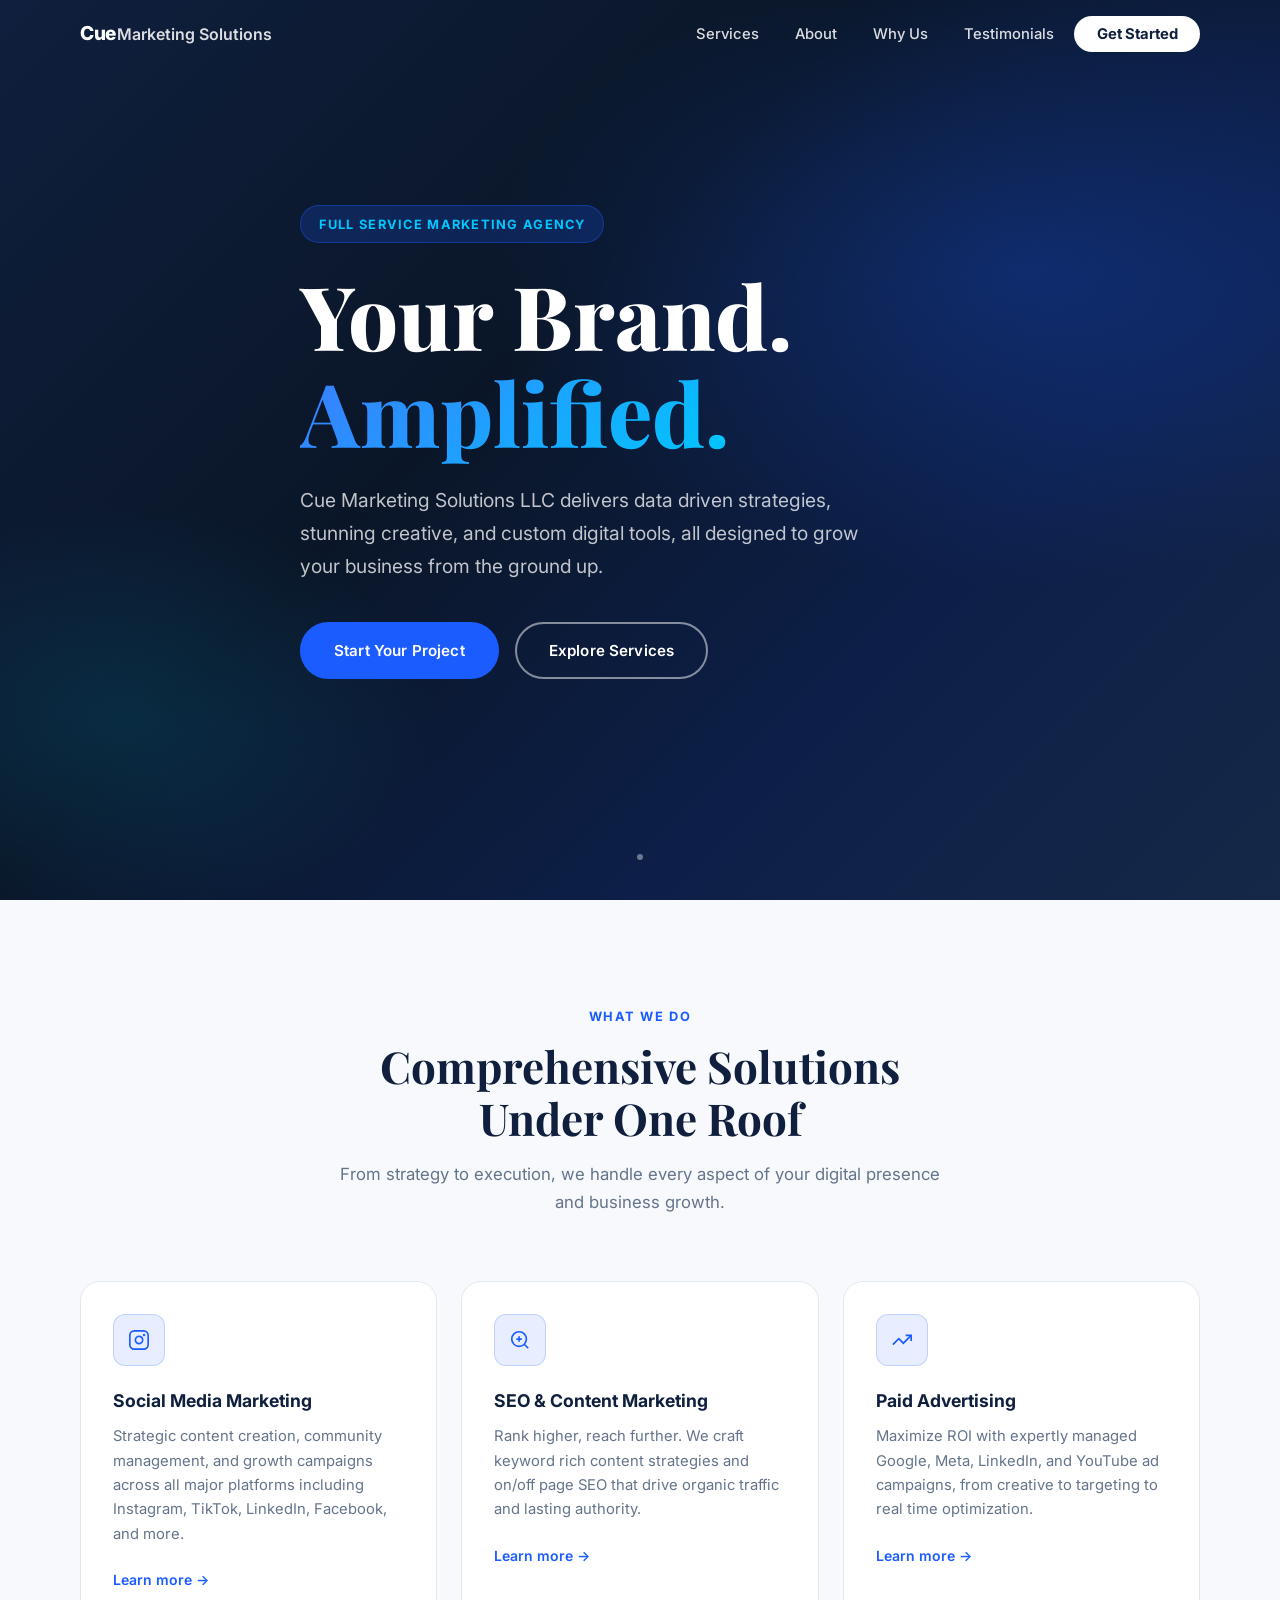
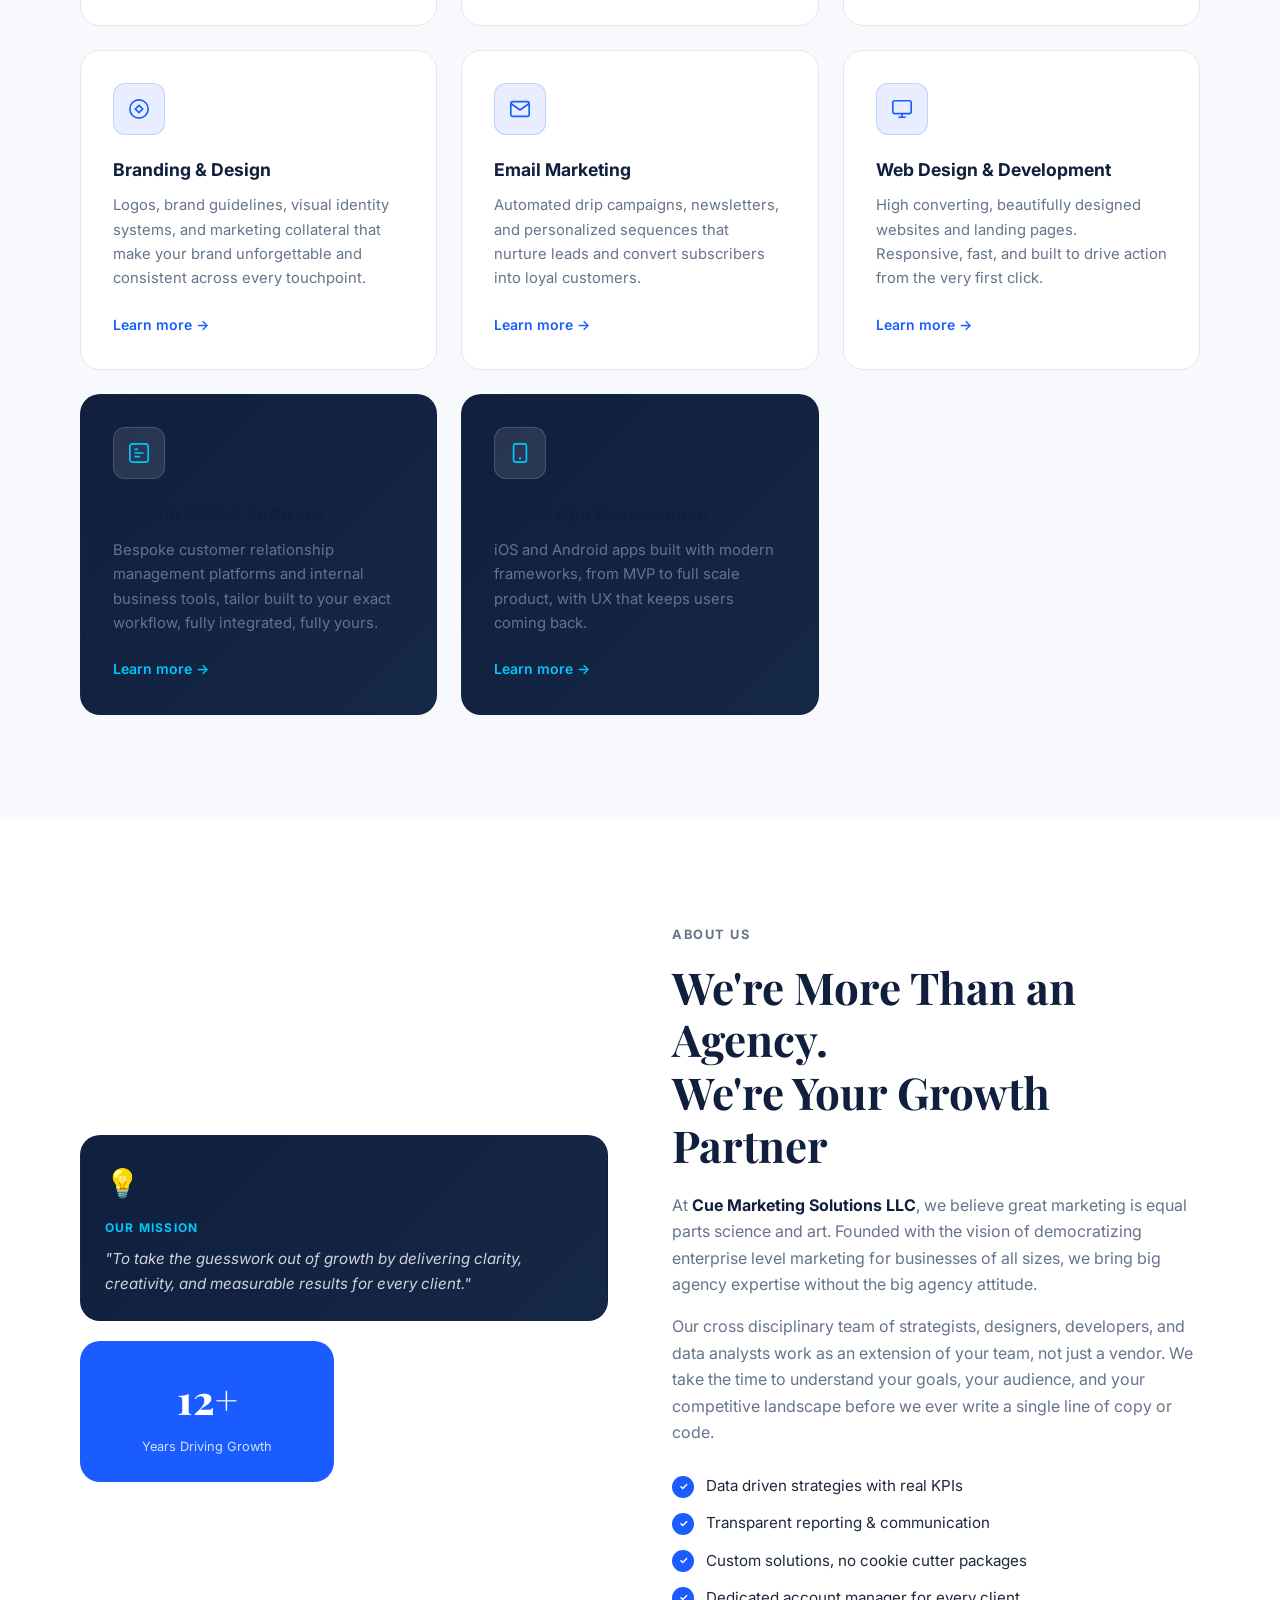
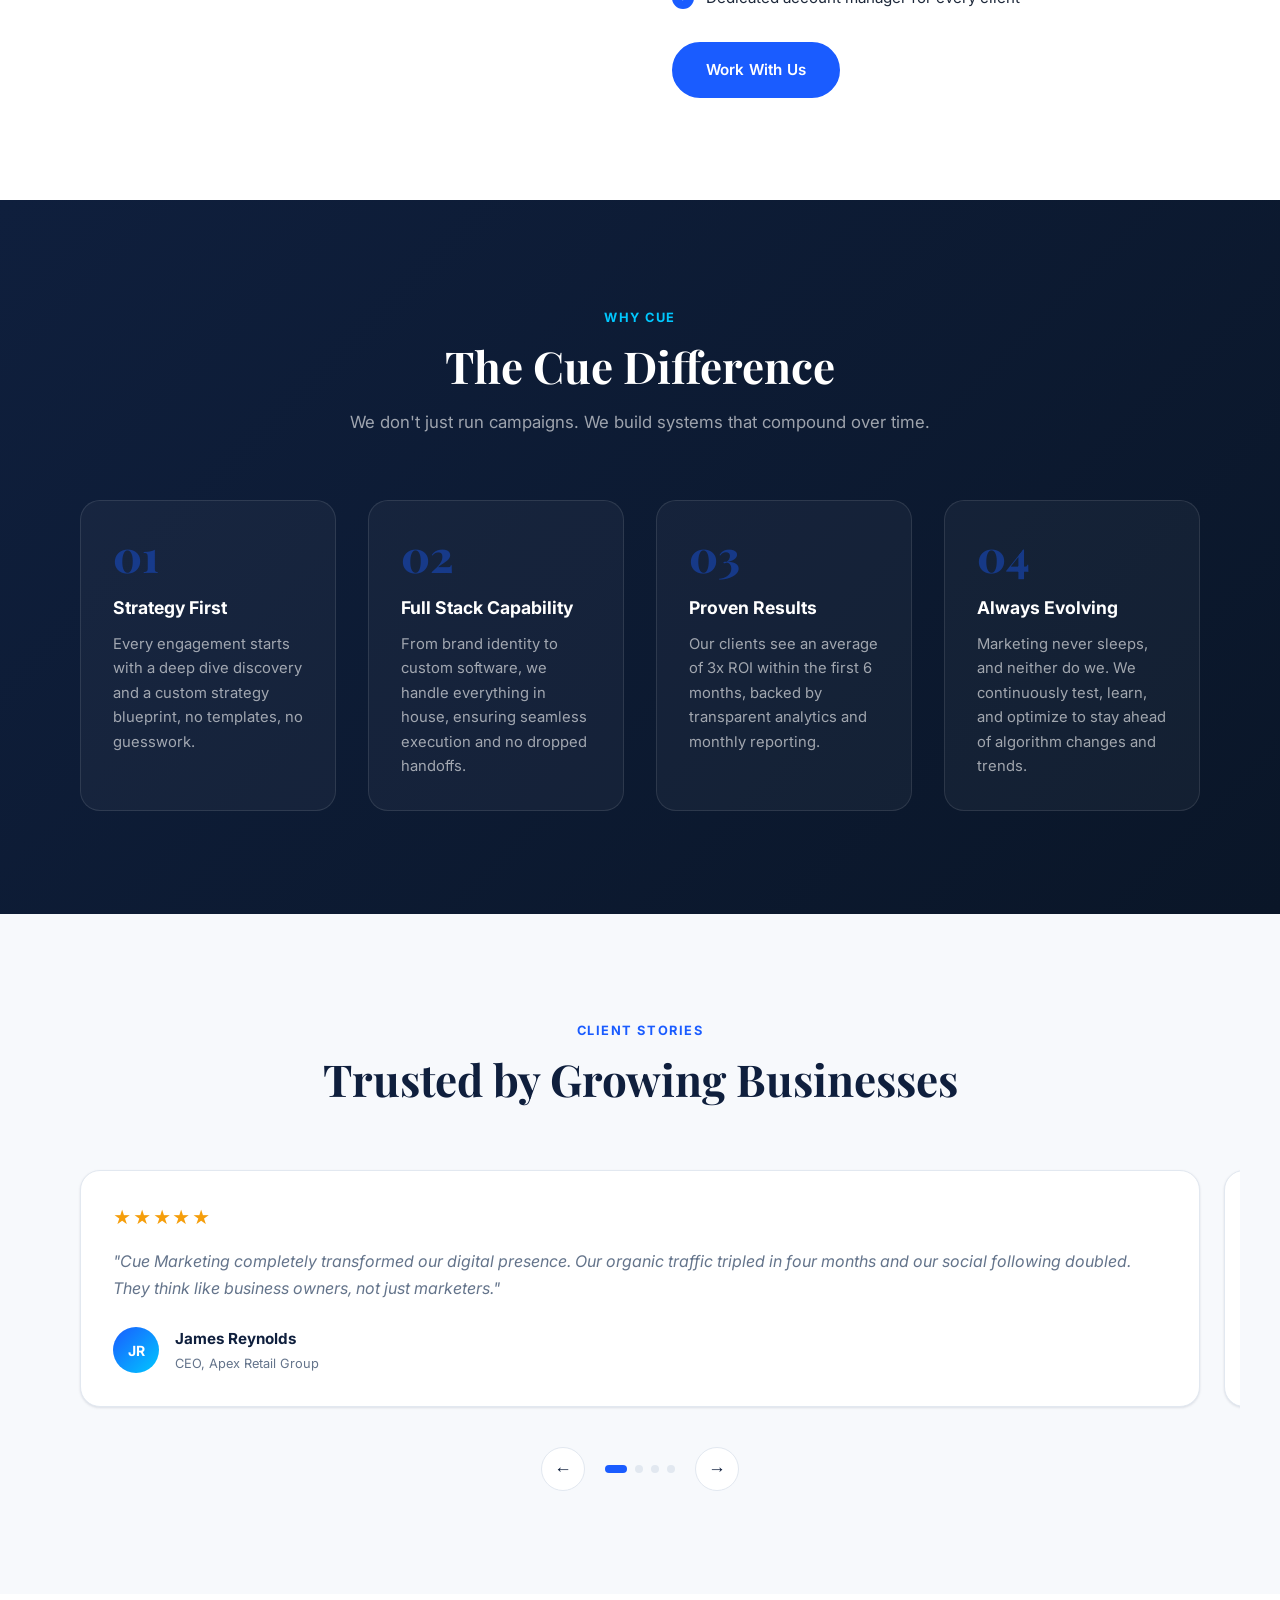
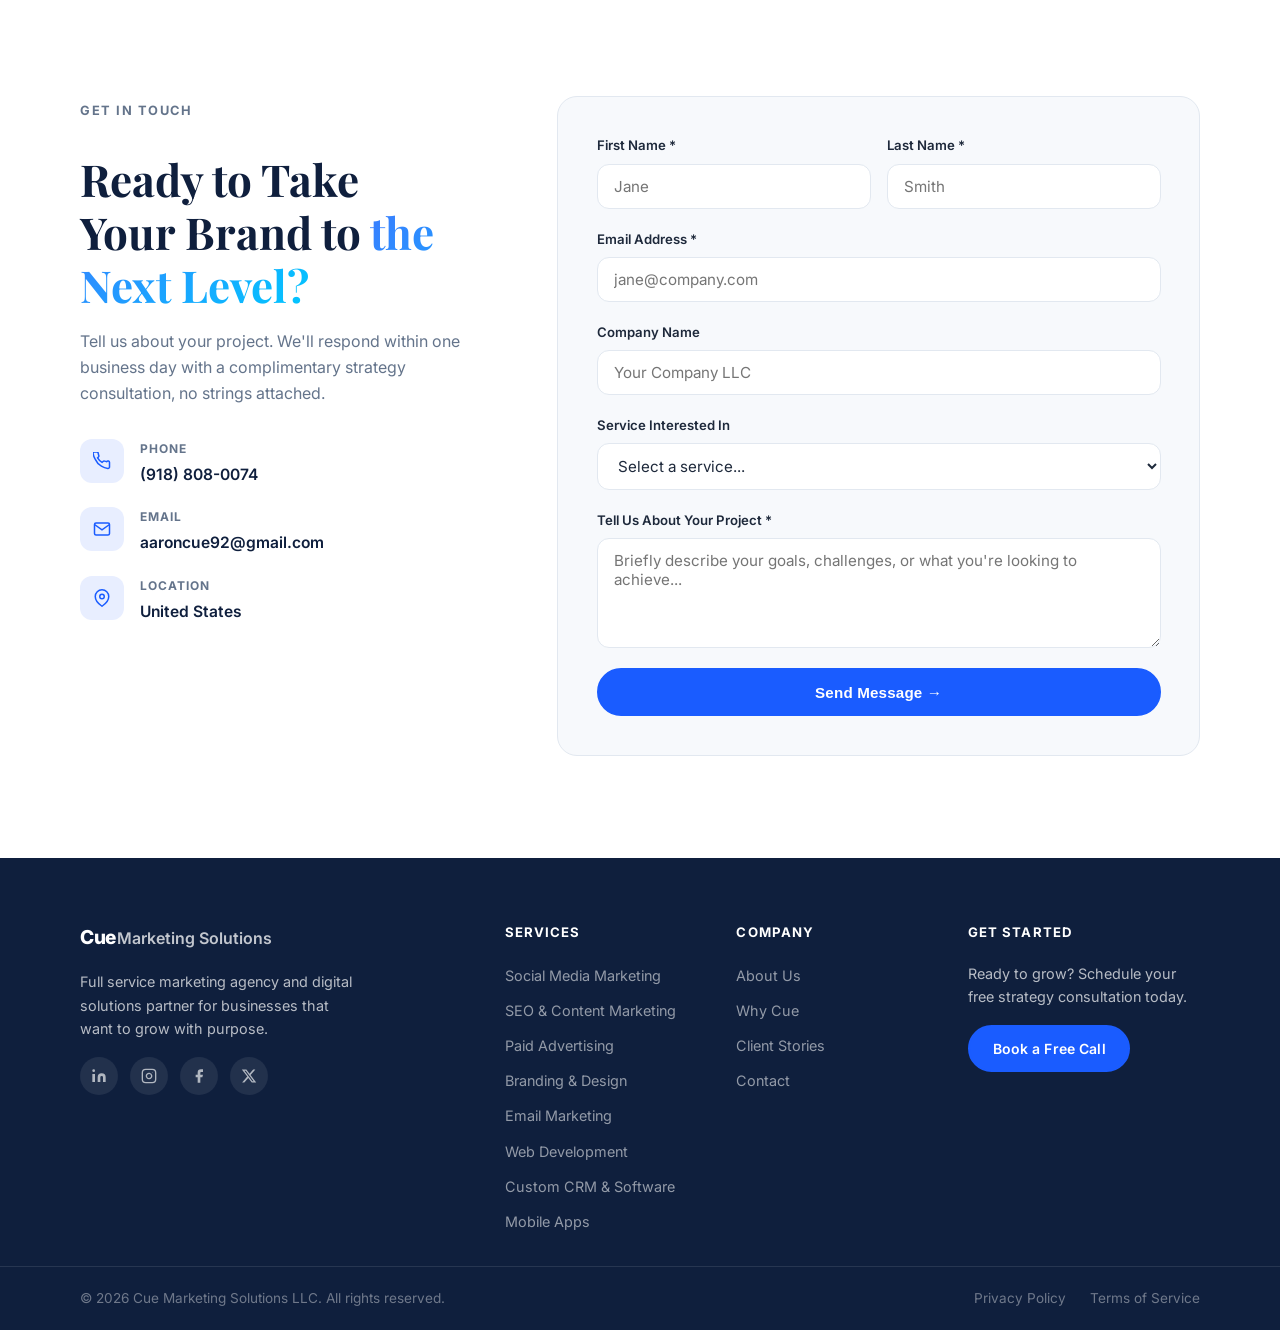
<file: index.html>
<!DOCTYPE html>
<html lang="en">
<head>
  <meta charset="UTF-8" />
  <meta name="viewport" content="width=device-width, initial-scale=1.0" />
  <title>Cue Marketing Solutions LLC</title>
  <link rel="preconnect" href="https://fonts.googleapis.com" />
  <link rel="preconnect" href="https://fonts.gstatic.com" crossorigin />
  <link rel="icon" href="data:image/svg+xml,<svg xmlns='http://www.w3.org/2000/svg' viewBox='0 0 100 100'><rect width='100' height='100' rx='18' fill='%231a5cff'/><text y='.9em' font-size='70' x='50%' dominant-baseline='top' text-anchor='middle' fill='white' font-family='Arial,sans-serif' font-weight='bold'>C</text></svg>" />
  <link href="https://fonts.googleapis.com/css2?family=Inter:wght@300;400;500;600;700;800&family=Playfair+Display:wght@700;800&display=swap" rel="stylesheet" />
  <link rel="stylesheet" href="styles.css" />
</head>
<body>

  <!-- ===== NAVBAR ===== -->
  <nav class="navbar" id="navbar">
    <div class="container nav-inner">
      <a href="#home" class="logo">
        <span class="logo-cue">Cue</span><span class="logo-rest"> Marketing Solutions</span>
      </a>
      <ul class="nav-links" id="navLinks">
        <li><a href="#services">Services</a></li>
        <li><a href="#about">About</a></li>
        <li><a href="#why-us">Why Us</a></li>
        <li><a href="#testimonials">Testimonials</a></li>
        <li><a href="#contact" class="nav-cta">Get Started</a></li>
      </ul>
      <button class="hamburger" id="hamburger" aria-label="Toggle menu">
        <span></span><span></span><span></span>
      </button>
    </div>
  </nav>

  <!-- ===== HERO ===== -->
  <section class="hero" id="home">
    <div class="hero-bg"></div>
    <div class="container hero-content">
      <div class="hero-badge">Full Service Marketing Agency</div>
      <h1 class="hero-title">
        Your Brand.<br />
        <span class="gradient-text">Amplified.</span>
      </h1>
      <p class="hero-sub">
        Cue Marketing Solutions LLC delivers data driven strategies, stunning creative,
        and custom digital tools, all designed to grow your business from the ground up.
      </p>
      <div class="hero-actions">
        <a href="#contact" class="btn btn-primary">Start Your Project</a>
        <a href="#services" class="btn btn-outline">Explore Services</a>
      </div>
    </div>
    <div class="hero-scroll-indicator">
      <div class="scroll-dot"></div>
    </div>
  </section>

  <!-- ===== SERVICES ===== -->
  <section class="services section" id="services">
    <div class="container">
      <div class="section-header">
        <p class="section-label">What We Do</p>
        <h2 class="section-title">Comprehensive Solutions <br />Under One Roof</h2>
        <p class="section-sub">From strategy to execution, we handle every aspect of your digital presence and business growth.</p>
      </div>
      <div class="services-grid">

        <div class="service-card" data-delay="0">
          <div class="service-icon">
            <svg viewBox="0 0 24 24" fill="none" stroke="currentColor" stroke-width="1.8"><path d="M17 2H7a5 5 0 00-5 5v10a5 5 0 005 5h10a5 5 0 005-5V7a5 5 0 00-5-5z"/><path d="M16 11.37A4 4 0 1112.63 8 4 4 0 0116 11.37z"/><circle cx="17.5" cy="6.5" r=".5" fill="currentColor"/></svg>
          </div>
          <h3>Social Media Marketing</h3>
          <p>Strategic content creation, community management, and growth campaigns across all major platforms including Instagram, TikTok, LinkedIn, Facebook, and more.</p>
          <a href="social-media-marketing.html" class="service-link">Learn more →</a>
        </div>

        <div class="service-card" data-delay="100">
          <div class="service-icon">
            <svg viewBox="0 0 24 24" fill="none" stroke="currentColor" stroke-width="1.8"><circle cx="11" cy="11" r="8"/><path d="M21 21l-4.35-4.35M11 8v6M8 11h6"/></svg>
          </div>
          <h3>SEO &amp; Content Marketing</h3>
          <p>Rank higher, reach further. We craft keyword rich content strategies and on/off page SEO that drive organic traffic and lasting authority.</p>
          <a href="seo-content-marketing.html" class="service-link">Learn more →</a>
        </div>

        <div class="service-card" data-delay="200">
          <div class="service-icon">
            <svg viewBox="0 0 24 24" fill="none" stroke="currentColor" stroke-width="1.8"><polyline points="22 7 13.5 15.5 8.5 10.5 2 17"/><polyline points="16 7 22 7 22 13"/></svg>
          </div>
          <h3>Paid Advertising</h3>
          <p>Maximize ROI with expertly managed Google, Meta, LinkedIn, and YouTube ad campaigns, from creative to targeting to real time optimization.</p>
          <a href="paid-advertising.html" class="service-link">Learn more →</a>
        </div>

        <div class="service-card" data-delay="0">
          <div class="service-icon">
            <svg viewBox="0 0 24 24" fill="none" stroke="currentColor" stroke-width="1.8"><circle cx="12" cy="12" r="10"/><path d="M12 8l4 4-4 4-4-4 4-4z"/></svg>
          </div>
          <h3>Branding &amp; Design</h3>
          <p>Logos, brand guidelines, visual identity systems, and marketing collateral that make your brand unforgettable and consistent across every touchpoint.</p>
          <a href="branding-design.html" class="service-link">Learn more →</a>
        </div>

        <div class="service-card" data-delay="100">
          <div class="service-icon">
            <svg viewBox="0 0 24 24" fill="none" stroke="currentColor" stroke-width="1.8"><path d="M4 4h16c1.1 0 2 .9 2 2v12c0 1.1-.9 2-2 2H4c-1.1 0-2-.9-2-2V6c0-1.1.9-2 2-2z"/><polyline points="22,6 12,13 2,6"/></svg>
          </div>
          <h3>Email Marketing</h3>
          <p>Automated drip campaigns, newsletters, and personalized sequences that nurture leads and convert subscribers into loyal customers.</p>
          <a href="email-marketing.html" class="service-link">Learn more →</a>
        </div>

        <div class="service-card" data-delay="200">
          <div class="service-icon">
            <svg viewBox="0 0 24 24" fill="none" stroke="currentColor" stroke-width="1.8"><rect x="2" y="3" width="20" height="14" rx="2" ry="2"/><line x1="8" y1="21" x2="16" y2="21"/><line x1="12" y1="17" x2="12" y2="21"/></svg>
          </div>
          <h3>Web Design &amp; Development</h3>
          <p>High converting, beautifully designed websites and landing pages. Responsive, fast, and built to drive action from the very first click.</p>
          <a href="web-design-development.html" class="service-link">Learn more →</a>
        </div>

        <div class="service-card service-card--featured" data-delay="0">
          <div class="service-icon">
            <svg viewBox="0 0 24 24" fill="none" stroke="currentColor" stroke-width="1.8"><rect x="2" y="2" width="20" height="20" rx="3"/><path d="M7 12h10M7 8h4M7 16h6"/></svg>
          </div>
          <h3>Custom CRM &amp; Software</h3>
          <p>Bespoke customer relationship management platforms and internal business tools, tailor built to your exact workflow, fully integrated, fully yours.</p>
          <a href="custom-crm-software.html" class="service-link">Learn more →</a>
        </div>

        <div class="service-card service-card--featured" data-delay="100">
          <div class="service-icon">
            <svg viewBox="0 0 24 24" fill="none" stroke="currentColor" stroke-width="1.8"><rect x="5" y="2" width="14" height="20" rx="2" ry="2"/><line x1="12" y1="18" x2="12.01" y2="18" stroke-linecap="round" stroke-width="2.5"/></svg>
          </div>
          <h3>Mobile App Development</h3>
          <p>iOS and Android apps built with modern frameworks, from MVP to full scale product, with UX that keeps users coming back.</p>
          <a href="mobile-app-development.html" class="service-link">Learn more →</a>
        </div>

      </div>
    </div>
  </section>

  <!-- ===== ABOUT ===== -->
  <section class="about section" id="about">
    <div class="container about-grid">
      <div class="about-visual">
        <div class="about-card about-card--main">
          <div class="about-card-icon">💡</div>
          <p class="about-card-label">Our Mission</p>
          <p class="about-card-text">"To take the guesswork out of growth by delivering clarity, creativity, and measurable results for every client."</p>
        </div>
        <div class="about-card about-card--accent">
          <span class="about-big-num">12+</span>
          <p>Years Driving Growth</p>
        </div>
      </div>
      <div class="about-text">
        <p class="section-label">About Us</p>
        <h2 class="section-title">We're More Than an Agency.<br />We're Your Growth Partner</h2>
        <p>At <strong>Cue Marketing Solutions LLC</strong>, we believe great marketing is equal parts science and art. Founded with the vision of democratizing enterprise level marketing for businesses of all sizes, we bring big agency expertise without the big agency attitude.</p>
        <p>Our cross disciplinary team of strategists, designers, developers, and data analysts work as an extension of your team, not just a vendor. We take the time to understand your goals, your audience, and your competitive landscape before we ever write a single line of copy or code.</p>
        <div class="about-pillars">
          <div class="pillar"><div class="pillar-check">✓</div><p>Data driven strategies with real KPIs</p></div>
          <div class="pillar"><div class="pillar-check">✓</div><p>Transparent reporting & communication</p></div>
          <div class="pillar"><div class="pillar-check">✓</div><p>Custom solutions, no cookie cutter packages</p></div>
          <div class="pillar"><div class="pillar-check">✓</div><p>Dedicated account manager for every client</p></div>
        </div>
        <a href="#contact" class="btn btn-primary">Work With Us</a>
      </div>
    </div>
  </section>

  <!-- ===== WHY US ===== -->
  <section class="why-us section" id="why-us">
    <div class="container">
      <div class="section-header">
        <p class="section-label">Why Cue</p>
        <h2 class="section-title">The Cue Difference</h2>
        <p class="section-sub">We don't just run campaigns. We build systems that compound over time.</p>
      </div>
      <div class="why-grid">
        <div class="why-card">
          <div class="why-num">01</div>
          <h3>Strategy First</h3>
          <p>Every engagement starts with a deep dive discovery and a custom strategy blueprint, no templates, no guesswork.</p>
        </div>
        <div class="why-card">
          <div class="why-num">02</div>
          <h3>Full Stack Capability</h3>
          <p>From brand identity to custom software, we handle everything in house, ensuring seamless execution and no dropped handoffs.</p>
        </div>
        <div class="why-card">
          <div class="why-num">03</div>
          <h3>Proven Results</h3>
          <p>Our clients see an average of 3x ROI within the first 6 months, backed by transparent analytics and monthly reporting.</p>
        </div>
        <div class="why-card">
          <div class="why-num">04</div>
          <h3>Always Evolving</h3>
          <p>Marketing never sleeps, and neither do we. We continuously test, learn, and optimize to stay ahead of algorithm changes and trends.</p>
        </div>
      </div>
    </div>
  </section>

  <!-- ===== TESTIMONIALS ===== -->
  <section class="testimonials section" id="testimonials">
    <div class="container">
      <div class="section-header">
        <p class="section-label">Client Stories</p>
        <h2 class="section-title">Trusted by Growing Businesses</h2>
      </div>
      <div class="testimonials-track" id="testimonialsTrack">

        <div class="testimonial-card">
          <div class="stars">★★★★★</div>
          <p class="testimonial-text">"Cue Marketing completely transformed our digital presence. Our organic traffic tripled in four months and our social following doubled. They think like business owners, not just marketers."</p>
          <div class="testimonial-author">
            <div class="author-avatar">JR</div>
            <div>
              <p class="author-name">James Reynolds</p>
              <p class="author-role">CEO, Apex Retail Group</p>
            </div>
          </div>
        </div>

        <div class="testimonial-card">
          <div class="stars">★★★★★</div>
          <p class="testimonial-text">"The custom CRM they built for us saved our team 15 hours a week and eliminated so many manual errors. These guys actually listened to what we needed and delivered something better than we imagined."</p>
          <div class="testimonial-author">
            <div class="author-avatar">SM</div>
            <div>
              <p class="author-name">Sofia Martinez</p>
              <p class="author-role">COO, Luminara Health</p>
            </div>
          </div>
        </div>

        <div class="testimonial-card">
          <div class="stars">★★★★★</div>
          <p class="testimonial-text">"Our Google Ads used to burn money. Cue took over and within 60 days our cost per lead dropped by 47% while conversions went up. I genuinely wish I'd found them sooner."</p>
          <div class="testimonial-author">
            <div class="author-avatar">TW</div>
            <div>
              <p class="author-name">Tyler Weston</p>
              <p class="author-role">Founder, TradeFlow HVAC</p>
            </div>
          </div>
        </div>

        <div class="testimonial-card">
          <div class="stars">★★★★★</div>
          <p class="testimonial-text">"The mobile app they built for us launched on time, on budget, and has a 4.8 star rating in the App Store after 1,000+ reviews. Working with Cue is like having a senior tech team on call."</p>
          <div class="testimonial-author">
            <div class="author-avatar">AN</div>
            <div>
              <p class="author-name">Alicia Nguyen</p>
              <p class="author-role">Product Director, FitTrack Labs</p>
            </div>
          </div>
        </div>

      </div>
      <div class="testimonial-controls">
        <button class="t-btn" id="tPrev" aria-label="Previous">&#8592;</button>
        <div class="t-dots" id="tDots"></div>
        <button class="t-btn" id="tNext" aria-label="Next">&#8594;</button>
      </div>
    </div>
  </section>

  <!-- ===== CONTACT ===== -->
  <section class="contact section" id="contact">
    <div class="container contact-grid">
      <div class="contact-info">
        <p class="section-label">Get In Touch</p>
        <h2 class="section-title">Ready to Take <br />Your Brand to <span class="gradient-text">the Next Level?</span></h2>
        <p>Tell us about your project. We'll respond within one business day with a complimentary strategy consultation, no strings attached.</p>
        <div class="contact-details">
          <div class="contact-detail">
            <div class="contact-icon">
              <svg viewBox="0 0 24 24" fill="none" stroke="currentColor" stroke-width="2"><path d="M22 16.92v3a2 2 0 01-2.18 2 19.79 19.79 0 01-8.63-3.07A19.5 19.5 0 013.07 9.81a19.79 19.79 0 01-3.07-8.68A2 2 0 012 0h3a2 2 0 012 1.72 12.84 12.84 0 00.7 2.81 2 2 0 01-.45 2.11L6.09 7.91a16 16 0 006 6l1.27-1.27a2 2 0 012.11-.45 12.84 12.84 0 002.81.7A2 2 0 0122 14h0v2.92z"/></svg>
            </div>
            <div>
              <p class="cd-label">Phone</p>
              <p class="cd-value">(918) 808-0074</p>
            </div>
          </div>
          <div class="contact-detail">
            <div class="contact-icon">
              <svg viewBox="0 0 24 24" fill="none" stroke="currentColor" stroke-width="2"><path d="M4 4h16c1.1 0 2 .9 2 2v12c0 1.1-.9 2-2 2H4c-1.1 0-2-.9-2-2V6c0-1.1.9-2 2-2z"/><polyline points="22,6 12,13 2,6"/></svg>
            </div>
            <div>
              <p class="cd-label">Email</p>
              <p class="cd-value">aaroncue92@gmail.com</p>
            </div>
          </div>
          <div class="contact-detail">
            <div class="contact-icon">
              <svg viewBox="0 0 24 24" fill="none" stroke="currentColor" stroke-width="2"><path d="M21 10c0 7-9 13-9 13s-9-6-9-13a9 9 0 0118 0z"/><circle cx="12" cy="10" r="3"/></svg>
            </div>
            <div>
              <p class="cd-label">Location</p>
              <p class="cd-value">United States</p>
            </div>
          </div>
        </div>
      </div>
      <div class="contact-form-wrap">
        <form class="contact-form" id="contactForm" novalidate>
          <div class="form-row">
            <div class="form-group">
              <label for="firstName">First Name *</label>
              <input type="text" id="firstName" name="firstName" placeholder="Jane" required />
            </div>
            <div class="form-group">
              <label for="lastName">Last Name *</label>
              <input type="text" id="lastName" name="lastName" placeholder="Smith" required />
            </div>
          </div>
          <div class="form-group">
            <label for="email">Email Address *</label>
            <input type="email" id="email" name="email" placeholder="jane@company.com" required />
          </div>
          <div class="form-group">
            <label for="company">Company Name</label>
            <input type="text" id="company" name="company" placeholder="Your Company LLC" />
          </div>
          <div class="form-group">
            <label for="service">Service Interested In</label>
            <select id="service" name="service">
              <option value="">Select a service...</option>
              <option>Social Media Marketing</option>
              <option>SEO &amp; Content Marketing</option>
              <option>Paid Advertising</option>
              <option>Branding &amp; Design</option>
              <option>Email Marketing</option>
              <option>Web Design &amp; Development</option>
              <option>Custom CRM &amp; Software</option>
              <option>Mobile App Development</option>
              <option>Full Service Package</option>
            </select>
          </div>
          <div class="form-group">
            <label for="message">Tell Us About Your Project *</label>
            <textarea id="message" name="message" rows="4" placeholder="Briefly describe your goals, challenges, or what you're looking to achieve..." required></textarea>
          </div>
          <button type="submit" class="btn btn-primary btn-full">Send Message →</button>
          <div class="form-success" id="formSuccess">
            <span>✓</span> Thanks! We'll be in touch within one business day.
          </div>
        </form>
      </div>
    </div>
  </section>

  <!-- ===== FOOTER ===== -->
  <footer class="footer">
    <div class="container footer-inner">
      <div class="footer-brand">
        <a href="#home" class="logo">
          <span class="logo-cue">Cue</span><span class="logo-rest"> Marketing Solutions</span>
        </a>
        <p>Full service marketing agency and digital solutions partner for businesses that want to grow with purpose.</p>
        <div class="social-links">
          <a href="#" aria-label="LinkedIn" class="social-link">
            <svg viewBox="0 0 24 24" fill="currentColor"><path d="M16 8a6 6 0 016 6v7h-4v-7a2 2 0 00-2-2 2 2 0 00-2 2v7h-4v-7a6 6 0 016-6zM2 9h4v12H2z"/><circle cx="4" cy="4" r="2"/></svg>
          </a>
          <a href="#" aria-label="Instagram" class="social-link">
            <svg viewBox="0 0 24 24" fill="none" stroke="currentColor" stroke-width="2"><path d="M17 2H7a5 5 0 00-5 5v10a5 5 0 005 5h10a5 5 0 005-5V7a5 5 0 00-5-5z"/><path d="M16 11.37A4 4 0 1112.63 8 4 4 0 0116 11.37z"/><circle cx="17.5" cy="6.5" r=".5" fill="currentColor" stroke="none"/></svg>
          </a>
          <a href="#" aria-label="Facebook" class="social-link">
            <svg viewBox="0 0 24 24" fill="currentColor"><path d="M18 2h-3a5 5 0 00-5 5v3H7v4h3v8h4v-8h3l1-4h-4V7a1 1 0 011-1h3z"/></svg>
          </a>
          <a href="#" aria-label="Twitter/X" class="social-link">
            <svg viewBox="0 0 24 24" fill="currentColor"><path d="M18.244 2.25h3.308l-7.227 8.26 8.502 11.24H16.17l-5.214-6.817L4.99 21.75H1.68l7.73-8.835L1.254 2.25H8.08l4.713 6.231zm-1.161 17.52h1.833L7.084 4.126H5.117z"/></svg>
          </a>
        </div>
      </div>
      <div class="footer-col">
        <h4>Services</h4>
        <ul>
          <li><a href="social-media-marketing.html">Social Media Marketing</a></li>
          <li><a href="seo-content-marketing.html">SEO &amp; Content Marketing</a></li>
          <li><a href="paid-advertising.html">Paid Advertising</a></li>
          <li><a href="branding-design.html">Branding &amp; Design</a></li>
          <li><a href="email-marketing.html">Email Marketing</a></li>
          <li><a href="web-design-development.html">Web Development</a></li>
          <li><a href="custom-crm-software.html">Custom CRM &amp; Software</a></li>
          <li><a href="mobile-app-development.html">Mobile Apps</a></li>
        </ul>
      </div>
      <div class="footer-col">
        <h4>Company</h4>
        <ul>
          <li><a href="#about">About Us</a></li>
          <li><a href="#why-us">Why Cue</a></li>
          <li><a href="#testimonials">Client Stories</a></li>
          <li><a href="#contact">Contact</a></li>
        </ul>
      </div>
      <div class="footer-col">
        <h4>Get Started</h4>
        <p class="footer-cta-text">Ready to grow? Schedule your free strategy consultation today.</p>
        <a href="#contact" class="btn btn-primary btn-sm">Book a Free Call</a>
      </div>
    </div>
    <div class="footer-bottom">
      <div class="container">
        <p>&copy; 2026 Cue Marketing Solutions LLC. All rights reserved.</p>
        <div class="footer-legal">
          <a href="#">Privacy Policy</a>
          <a href="#">Terms of Service</a>
        </div>
      </div>
    </div>
  </footer>

  <script src="script.js"></script>
</body>
</html>
</file>
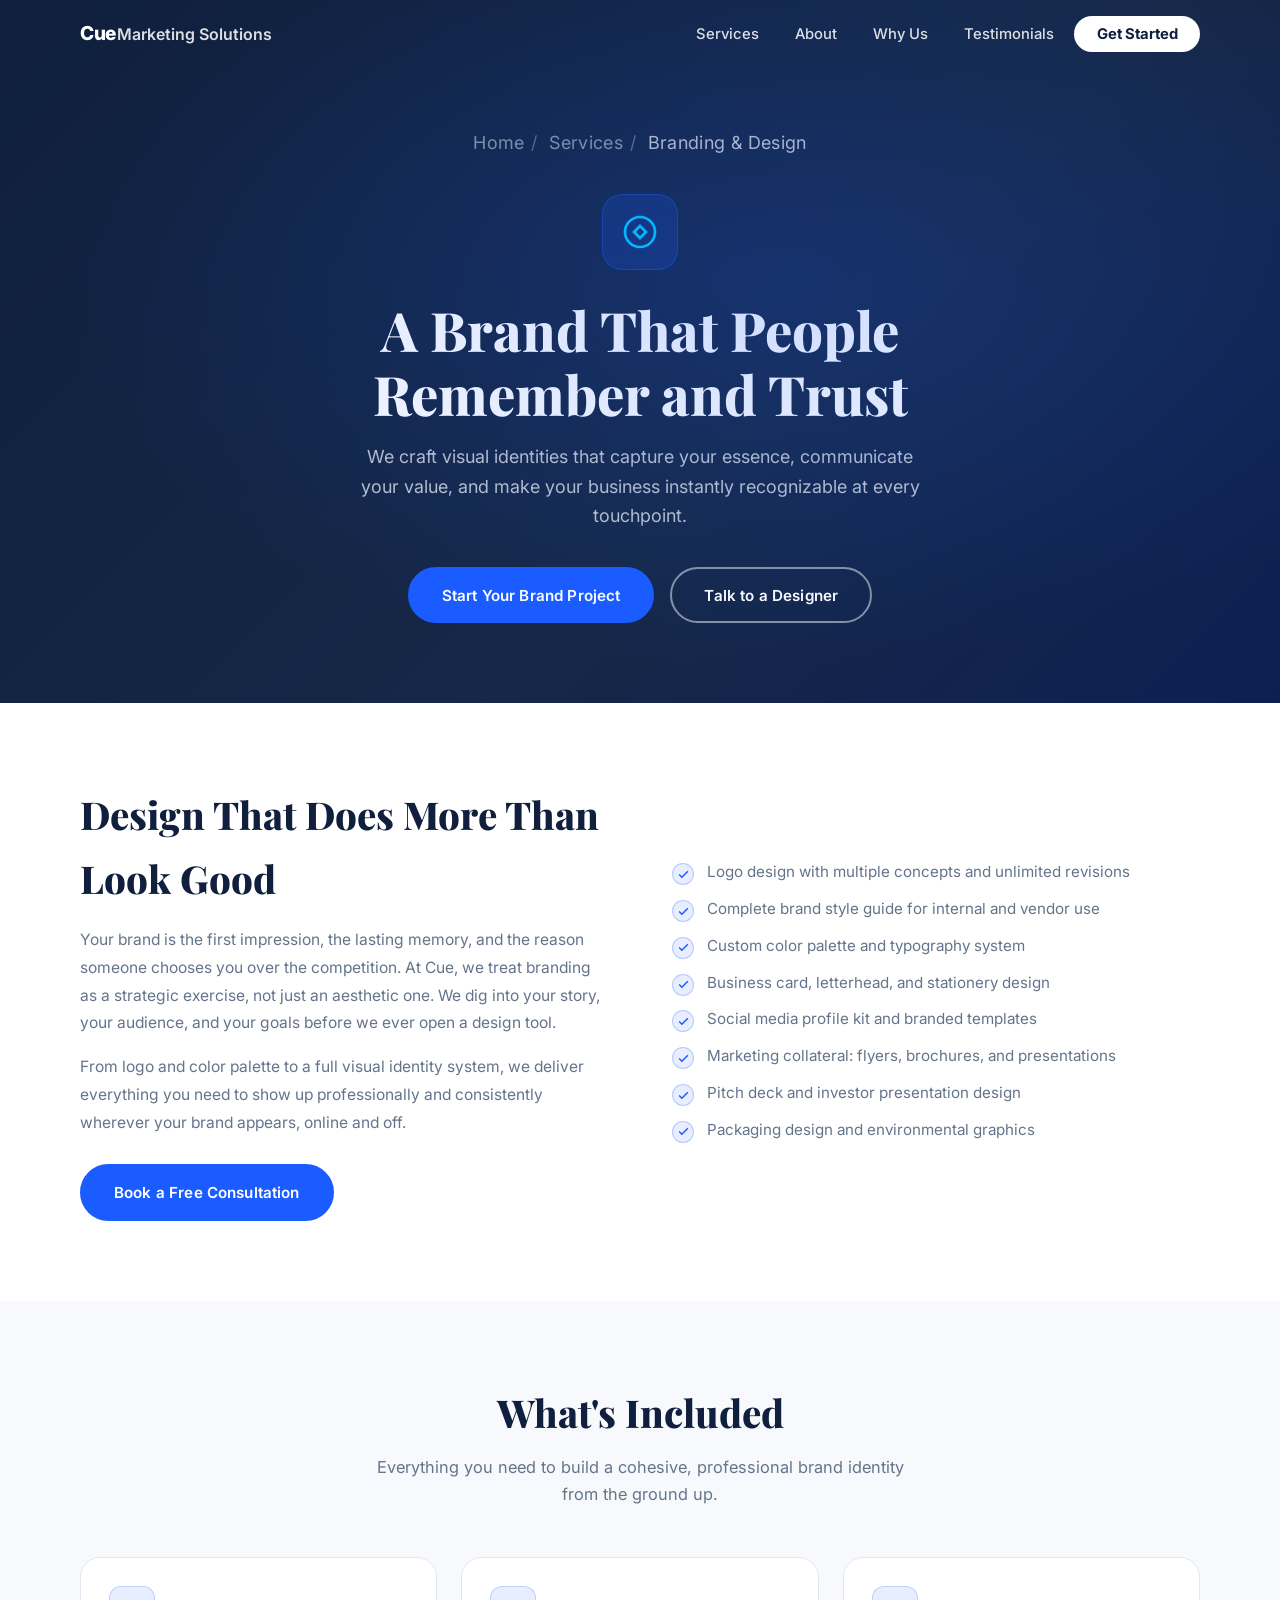
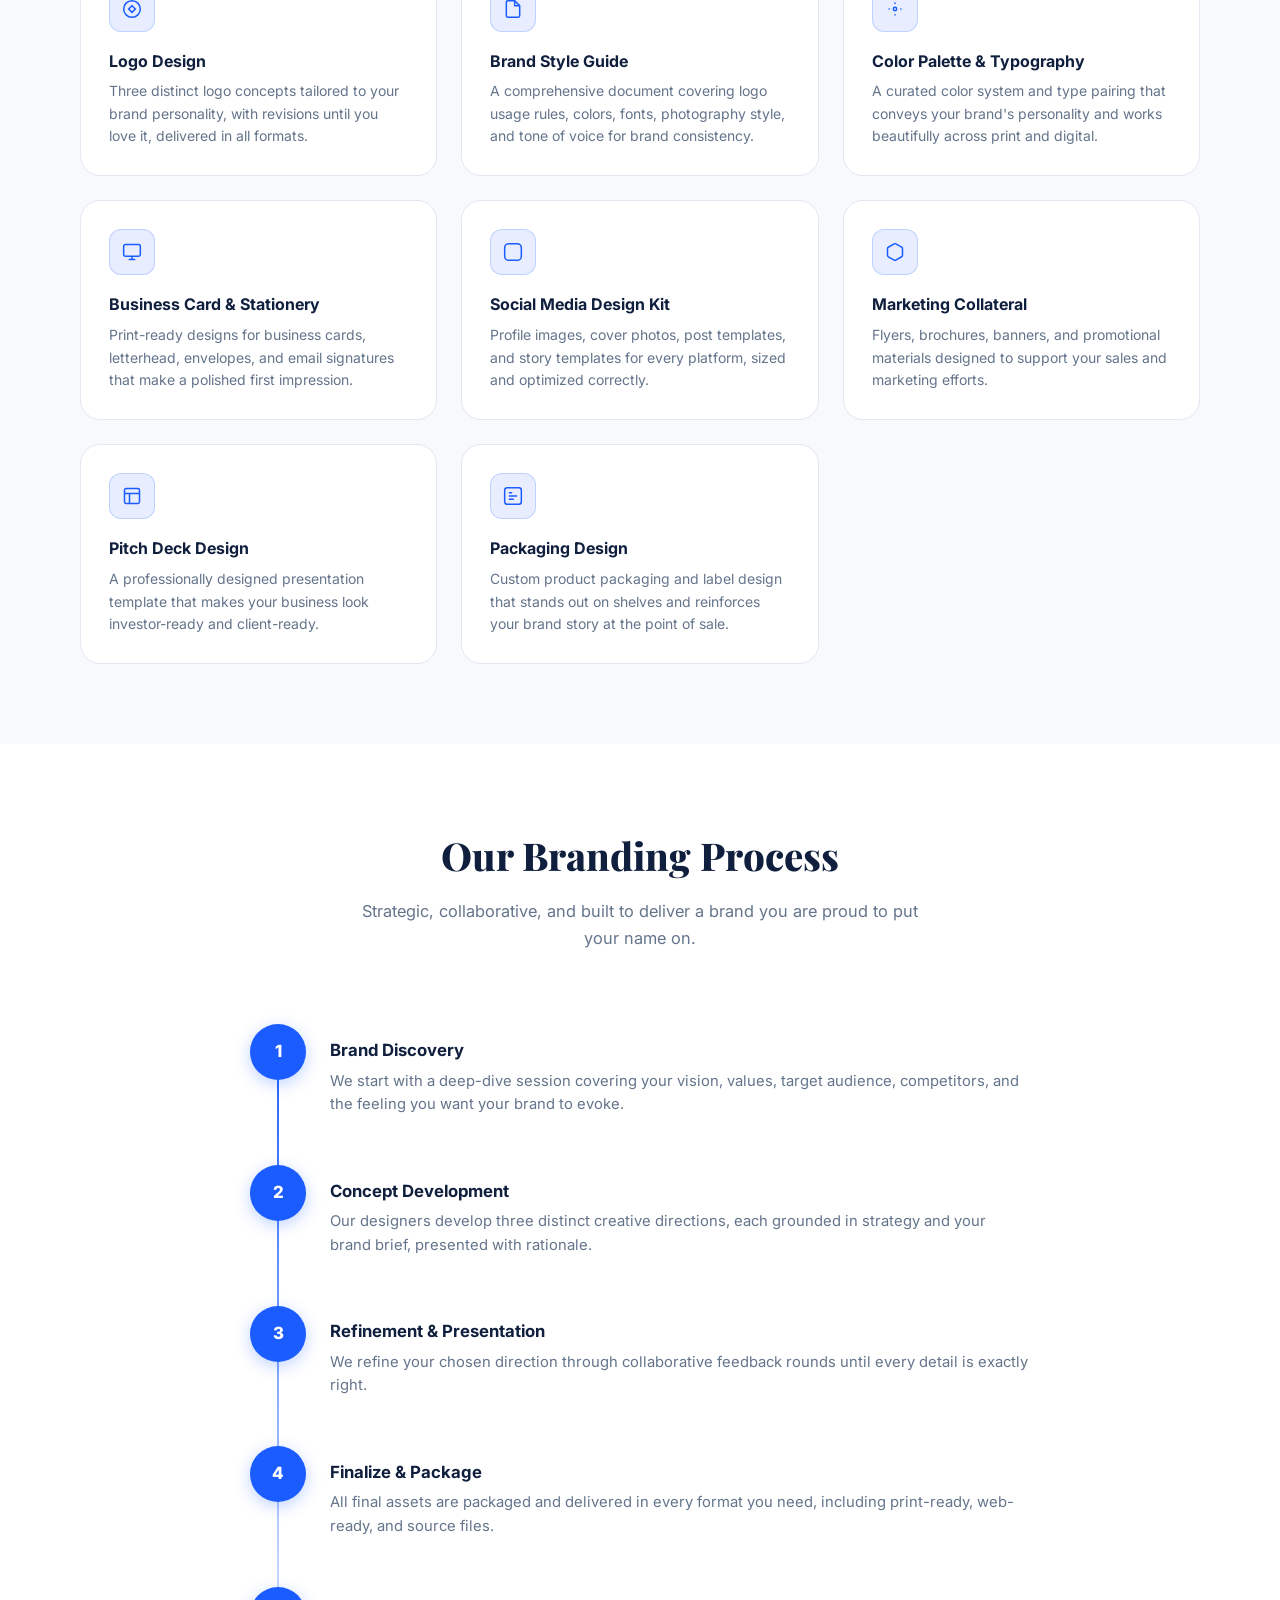
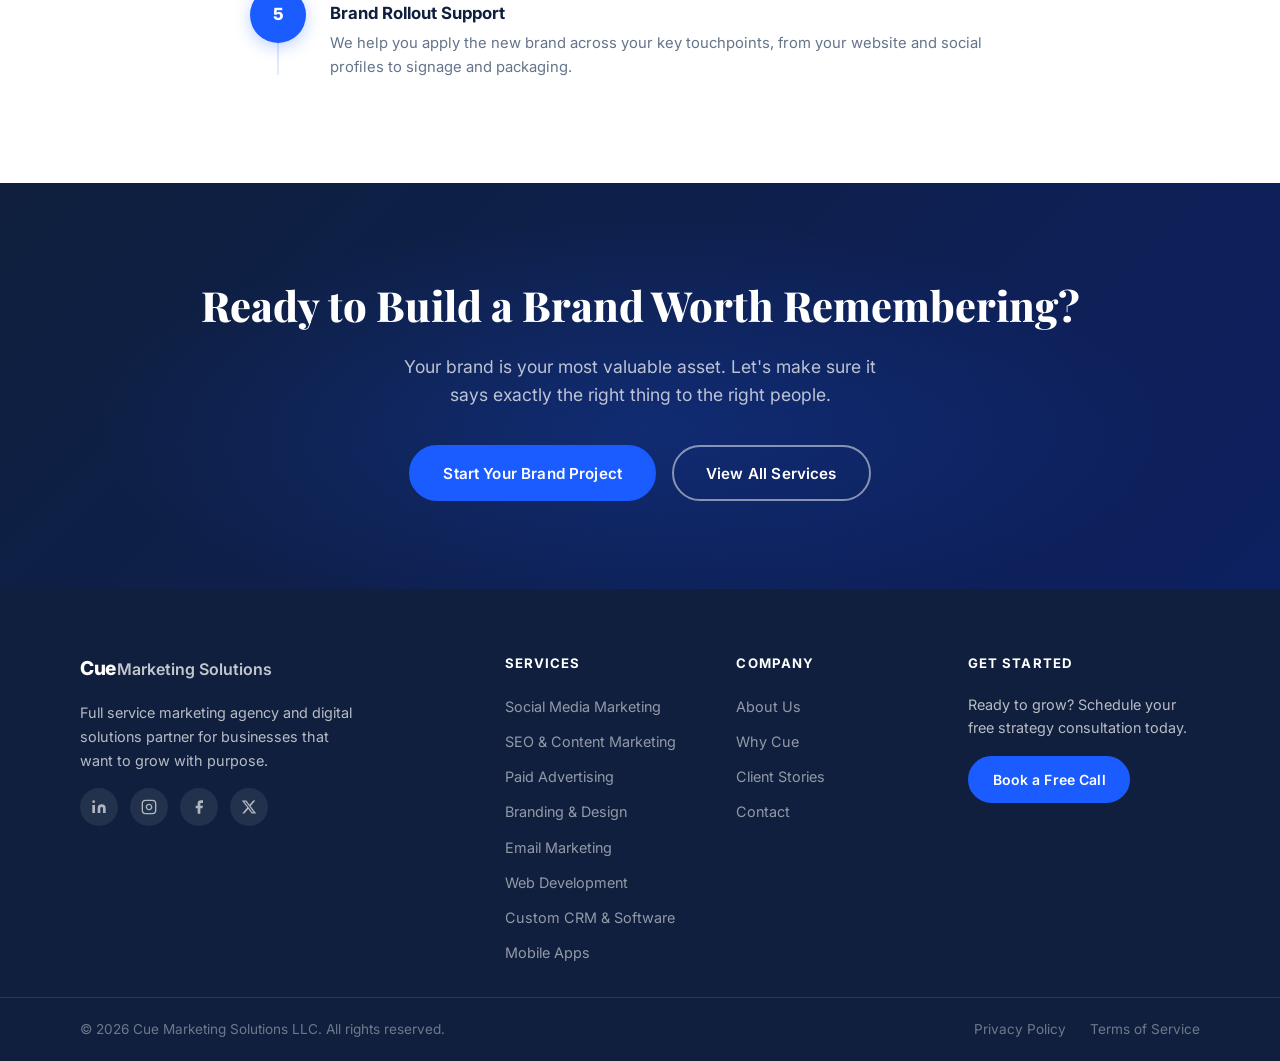
<file: branding-design.html>
<!DOCTYPE html>
<html lang="en">
<head>
  <meta charset="UTF-8" />
  <meta name="viewport" content="width=device-width, initial-scale=1.0" />
  <title>Branding & Design | Cue Marketing Solutions LLC</title>
  <link rel="preconnect" href="https://fonts.googleapis.com" />
  <link rel="preconnect" href="https://fonts.gstatic.com" crossorigin />
  <link rel="icon" href="data:image/svg+xml,<svg xmlns='http://www.w3.org/2000/svg' viewBox='0 0 100 100'><rect width='100' height='100' rx='18' fill='%231a5cff'/><text y='.9em' font-size='70' x='50%' dominant-baseline='top' text-anchor='middle' fill='white' font-family='Arial,sans-serif' font-weight='bold'>C</text></svg>" />
  <link href="https://fonts.googleapis.com/css2?family=Inter:wght@300;400;500;600;700;800&family=Playfair+Display:wght@700;800&display=swap" rel="stylesheet" />
  <link rel="stylesheet" href="styles.css" />
  <link rel="stylesheet" href="service-detail.css" />
</head>
<body>

  <!-- NAVBAR -->
  <nav class="navbar" id="navbar">
    <div class="container nav-inner">
      <a href="index.html" class="logo">
        <span class="logo-cue">Cue</span><span class="logo-rest"> Marketing Solutions</span>
      </a>
      <ul class="nav-links" id="navLinks">
        <li><a href="index.html#services">Services</a></li>
        <li><a href="index.html#about">About</a></li>
        <li><a href="index.html#why-us">Why Us</a></li>
        <li><a href="index.html#testimonials">Testimonials</a></li>
        <li><a href="index.html#contact" class="nav-cta">Get Started</a></li>
      </ul>
      <button class="hamburger" id="hamburger" aria-label="Toggle menu">
        <span></span><span></span><span></span>
      </button>
    </div>
  </nav>

  <!-- HERO -->
  <section class="sp-hero">
    <div class="container">
      <p class="sp-breadcrumb">
        <a href="index.html">Home</a><span>/</span>
        <a href="index.html#services">Services</a><span>/</span>
        Branding &amp; Design
      </p>
      <div class="sp-hero-icon">
        <svg viewBox="0 0 24 24" fill="none" stroke="currentColor" stroke-width="1.8"><circle cx="12" cy="12" r="10"/><path d="M12 8l4 4-4 4-4-4 4-4z"/></svg>
      </div>
      <h1>A Brand That People<br />Remember and Trust</h1>
      <p>We craft visual identities that capture your essence, communicate your value, and make your business instantly recognizable at every touchpoint.</p>
      <div class="sp-hero-btns">
        <a href="index.html#contact" class="btn btn-primary">Start Your Brand Project</a>
        <a href="index.html#contact" class="btn btn-outline">Talk to a Designer</a>
      </div>
    </div>
  </section>

  <!-- OVERVIEW -->
  <section class="sp-section">
    <div class="container sp-overview">
      <div class="sp-overview-text">
        <h2>Design That Does More Than Look Good</h2>
        <p>Your brand is the first impression, the lasting memory, and the reason someone chooses you over the competition. At Cue, we treat branding as a strategic exercise, not just an aesthetic one. We dig into your story, your audience, and your goals before we ever open a design tool.</p>
        <p>From logo and color palette to a full visual identity system, we deliver everything you need to show up professionally and consistently wherever your brand appears, online and off.</p>
        <a href="index.html#contact" class="btn btn-primary">Book a Free Consultation</a>
      </div>
      <ul class="sp-bullets">
        <li><span class="sp-check"></span>Logo design with multiple concepts and unlimited revisions</li>
        <li><span class="sp-check"></span>Complete brand style guide for internal and vendor use</li>
        <li><span class="sp-check"></span>Custom color palette and typography system</li>
        <li><span class="sp-check"></span>Business card, letterhead, and stationery design</li>
        <li><span class="sp-check"></span>Social media profile kit and branded templates</li>
        <li><span class="sp-check"></span>Marketing collateral: flyers, brochures, and presentations</li>
        <li><span class="sp-check"></span>Pitch deck and investor presentation design</li>
        <li><span class="sp-check"></span>Packaging design and environmental graphics</li>
      </ul>
    </div>
  </section>

  <!-- WHAT'S INCLUDED -->
  <section class="sp-section sp-section--alt">
    <div class="container">
      <div class="sp-section-header">
        <h2>What's Included</h2>
        <p>Everything you need to build a cohesive, professional brand identity from the ground up.</p>
      </div>
      <div class="sp-includes-grid">
        <div class="sp-include-card">
          <div class="sp-include-icon">
            <svg viewBox="0 0 24 24" fill="none" stroke="currentColor" stroke-width="1.8"><circle cx="12" cy="12" r="10"/><path d="M12 8l4 4-4 4-4-4 4-4z"/></svg>
          </div>
          <h3>Logo Design</h3>
          <p>Three distinct logo concepts tailored to your brand personality, with revisions until you love it, delivered in all formats.</p>
        </div>
        <div class="sp-include-card">
          <div class="sp-include-icon">
            <svg viewBox="0 0 24 24" fill="none" stroke="currentColor" stroke-width="1.8"><path d="M14 2H6a2 2 0 0 0-2 2v16a2 2 0 0 0 2 2h12a2 2 0 0 0 2-2V8z"/><polyline points="14 2 14 8 20 8"/></svg>
          </div>
          <h3>Brand Style Guide</h3>
          <p>A comprehensive document covering logo usage rules, colors, fonts, photography style, and tone of voice for brand consistency.</p>
        </div>
        <div class="sp-include-card">
          <div class="sp-include-icon">
            <svg viewBox="0 0 24 24" fill="none" stroke="currentColor" stroke-width="1.8"><circle cx="12" cy="12" r="2"/><circle cx="12" cy="5" r="1" fill="currentColor" stroke="none"/><circle cx="12" cy="19" r="1" fill="currentColor" stroke="none"/><circle cx="5" cy="12" r="1" fill="currentColor" stroke="none"/><circle cx="19" cy="12" r="1" fill="currentColor" stroke="none"/></svg>
          </div>
          <h3>Color Palette & Typography</h3>
          <p>A curated color system and type pairing that conveys your brand's personality and works beautifully across print and digital.</p>
        </div>
        <div class="sp-include-card">
          <div class="sp-include-icon">
            <svg viewBox="0 0 24 24" fill="none" stroke="currentColor" stroke-width="1.8"><rect x="2" y="3" width="20" height="14" rx="2" ry="2"/><line x1="8" y1="21" x2="16" y2="21"/><line x1="12" y1="17" x2="12" y2="21"/></svg>
          </div>
          <h3>Business Card & Stationery</h3>
          <p>Print-ready designs for business cards, letterhead, envelopes, and email signatures that make a polished first impression.</p>
        </div>
        <div class="sp-include-card">
          <div class="sp-include-icon">
            <svg viewBox="0 0 24 24" fill="none" stroke="currentColor" stroke-width="1.8"><path d="M17 2H7a5 5 0 00-5 5v10a5 5 0 005 5h10a5 5 0 005-5V7a5 5 0 00-5-5z"/></svg>
          </div>
          <h3>Social Media Design Kit</h3>
          <p>Profile images, cover photos, post templates, and story templates for every platform, sized and optimized correctly.</p>
        </div>
        <div class="sp-include-card">
          <div class="sp-include-icon">
            <svg viewBox="0 0 24 24" fill="none" stroke="currentColor" stroke-width="1.8"><path d="M21 16V8a2 2 0 0 0-1-1.73l-7-4a2 2 0 0 0-2 0l-7 4A2 2 0 0 0 3 8v8a2 2 0 0 0 1 1.73l7 4a2 2 0 0 0 2 0l7-4A2 2 0 0 0 21 16z"/></svg>
          </div>
          <h3>Marketing Collateral</h3>
          <p>Flyers, brochures, banners, and promotional materials designed to support your sales and marketing efforts.</p>
        </div>
        <div class="sp-include-card">
          <div class="sp-include-icon">
            <svg viewBox="0 0 24 24" fill="none" stroke="currentColor" stroke-width="1.8"><rect x="3" y="3" width="18" height="18" rx="2" ry="2"/><path d="M3 9h18M9 21V9"/></svg>
          </div>
          <h3>Pitch Deck Design</h3>
          <p>A professionally designed presentation template that makes your business look investor-ready and client-ready.</p>
        </div>
        <div class="sp-include-card">
          <div class="sp-include-icon">
            <svg viewBox="0 0 24 24" fill="none" stroke="currentColor" stroke-width="1.8"><rect x="2" y="2" width="20" height="20" rx="3"/><path d="M7 12h10M7 8h4M7 16h6"/></svg>
          </div>
          <h3>Packaging Design</h3>
          <p>Custom product packaging and label design that stands out on shelves and reinforces your brand story at the point of sale.</p>
        </div>
      </div>
    </div>
  </section>

  <!-- PROCESS -->
  <section class="sp-section">
    <div class="container">
      <div class="sp-section-header">
        <h2>Our Branding Process</h2>
        <p>Strategic, collaborative, and built to deliver a brand you are proud to put your name on.</p>
      </div>
      <div class="sp-steps">
        <div class="sp-step">
          <div class="sp-step-num">1</div>
          <div class="sp-step-body">
            <h3>Brand Discovery</h3>
            <p>We start with a deep-dive session covering your vision, values, target audience, competitors, and the feeling you want your brand to evoke.</p>
          </div>
        </div>
        <div class="sp-step">
          <div class="sp-step-num">2</div>
          <div class="sp-step-body">
            <h3>Concept Development</h3>
            <p>Our designers develop three distinct creative directions, each grounded in strategy and your brand brief, presented with rationale.</p>
          </div>
        </div>
        <div class="sp-step">
          <div class="sp-step-num">3</div>
          <div class="sp-step-body">
            <h3>Refinement & Presentation</h3>
            <p>We refine your chosen direction through collaborative feedback rounds until every detail is exactly right.</p>
          </div>
        </div>
        <div class="sp-step">
          <div class="sp-step-num">4</div>
          <div class="sp-step-body">
            <h3>Finalize & Package</h3>
            <p>All final assets are packaged and delivered in every format you need, including print-ready, web-ready, and source files.</p>
          </div>
        </div>
        <div class="sp-step">
          <div class="sp-step-num">5</div>
          <div class="sp-step-body">
            <h3>Brand Rollout Support</h3>
            <p>We help you apply the new brand across your key touchpoints, from your website and social profiles to signage and packaging.</p>
          </div>
        </div>
      </div>
    </div>
  </section>

  <!-- CTA -->
  <section class="sp-cta">
    <div class="container">
      <h2>Ready to Build a Brand Worth Remembering?</h2>
      <p>Your brand is your most valuable asset. Let's make sure it says exactly the right thing to the right people.</p>
      <div class="sp-cta-btns">
        <a href="index.html#contact" class="btn btn-primary">Start Your Brand Project</a>
        <a href="index.html#services" class="btn btn-outline">View All Services</a>
      </div>
    </div>
  </section>

  <!-- FOOTER -->
  <footer class="footer">
    <div class="container footer-inner">
      <div class="footer-brand">
        <a href="index.html" class="logo">
          <span class="logo-cue">Cue</span><span class="logo-rest"> Marketing Solutions</span>
        </a>
        <p>Full service marketing agency and digital solutions partner for businesses that want to grow with purpose.</p>
        <div class="social-links">
          <a href="#" aria-label="LinkedIn" class="social-link"><svg viewBox="0 0 24 24" fill="currentColor"><path d="M16 8a6 6 0 016 6v7h-4v-7a2 2 0 00-2-2 2 2 0 00-2 2v7h-4v-7a6 6 0 016-6zM2 9h4v12H2z"/><circle cx="4" cy="4" r="2"/></svg></a>
          <a href="#" aria-label="Instagram" class="social-link"><svg viewBox="0 0 24 24" fill="none" stroke="currentColor" stroke-width="2"><path d="M17 2H7a5 5 0 00-5 5v10a5 5 0 005 5h10a5 5 0 005-5V7a5 5 0 00-5-5z"/><path d="M16 11.37A4 4 0 1112.63 8 4 4 0 0116 11.37z"/><circle cx="17.5" cy="6.5" r=".5" fill="currentColor" stroke="none"/></svg></a>
          <a href="#" aria-label="Facebook" class="social-link"><svg viewBox="0 0 24 24" fill="currentColor"><path d="M18 2h-3a5 5 0 00-5 5v3H7v4h3v8h4v-8h3l1-4h-4V7a1 1 0 011-1h3z"/></svg></a>
          <a href="#" aria-label="Twitter/X" class="social-link"><svg viewBox="0 0 24 24" fill="currentColor"><path d="M18.244 2.25h3.308l-7.227 8.26 8.502 11.24H16.17l-5.214-6.817L4.99 21.75H1.68l7.73-8.835L1.254 2.25H8.08l4.713 6.231zm-1.161 17.52h1.833L7.084 4.126H5.117z"/></svg></a>
        </div>
      </div>
      <div class="footer-col">
        <h4>Services</h4>
        <ul>
          <li><a href="social-media-marketing.html">Social Media Marketing</a></li>
          <li><a href="seo-content-marketing.html">SEO &amp; Content Marketing</a></li>
          <li><a href="paid-advertising.html">Paid Advertising</a></li>
          <li><a href="branding-design.html">Branding &amp; Design</a></li>
          <li><a href="email-marketing.html">Email Marketing</a></li>
          <li><a href="web-design-development.html">Web Development</a></li>
          <li><a href="custom-crm-software.html">Custom CRM &amp; Software</a></li>
          <li><a href="mobile-app-development.html">Mobile Apps</a></li>
        </ul>
      </div>
      <div class="footer-col">
        <h4>Company</h4>
        <ul>
          <li><a href="index.html#about">About Us</a></li>
          <li><a href="index.html#why-us">Why Cue</a></li>
          <li><a href="index.html#testimonials">Client Stories</a></li>
          <li><a href="index.html#contact">Contact</a></li>
        </ul>
      </div>
      <div class="footer-col">
        <h4>Get Started</h4>
        <p class="footer-cta-text">Ready to grow? Schedule your free strategy consultation today.</p>
        <a href="index.html#contact" class="btn btn-primary btn-sm">Book a Free Call</a>
      </div>
    </div>
    <div class="footer-bottom">
      <div class="container">
        <p>&copy; 2026 Cue Marketing Solutions LLC. All rights reserved.</p>
        <div class="footer-legal"><a href="#">Privacy Policy</a><a href="#">Terms of Service</a></div>
      </div>
    </div>
  </footer>

  <script src="script.js"></script>
</body>
</html>
</file>
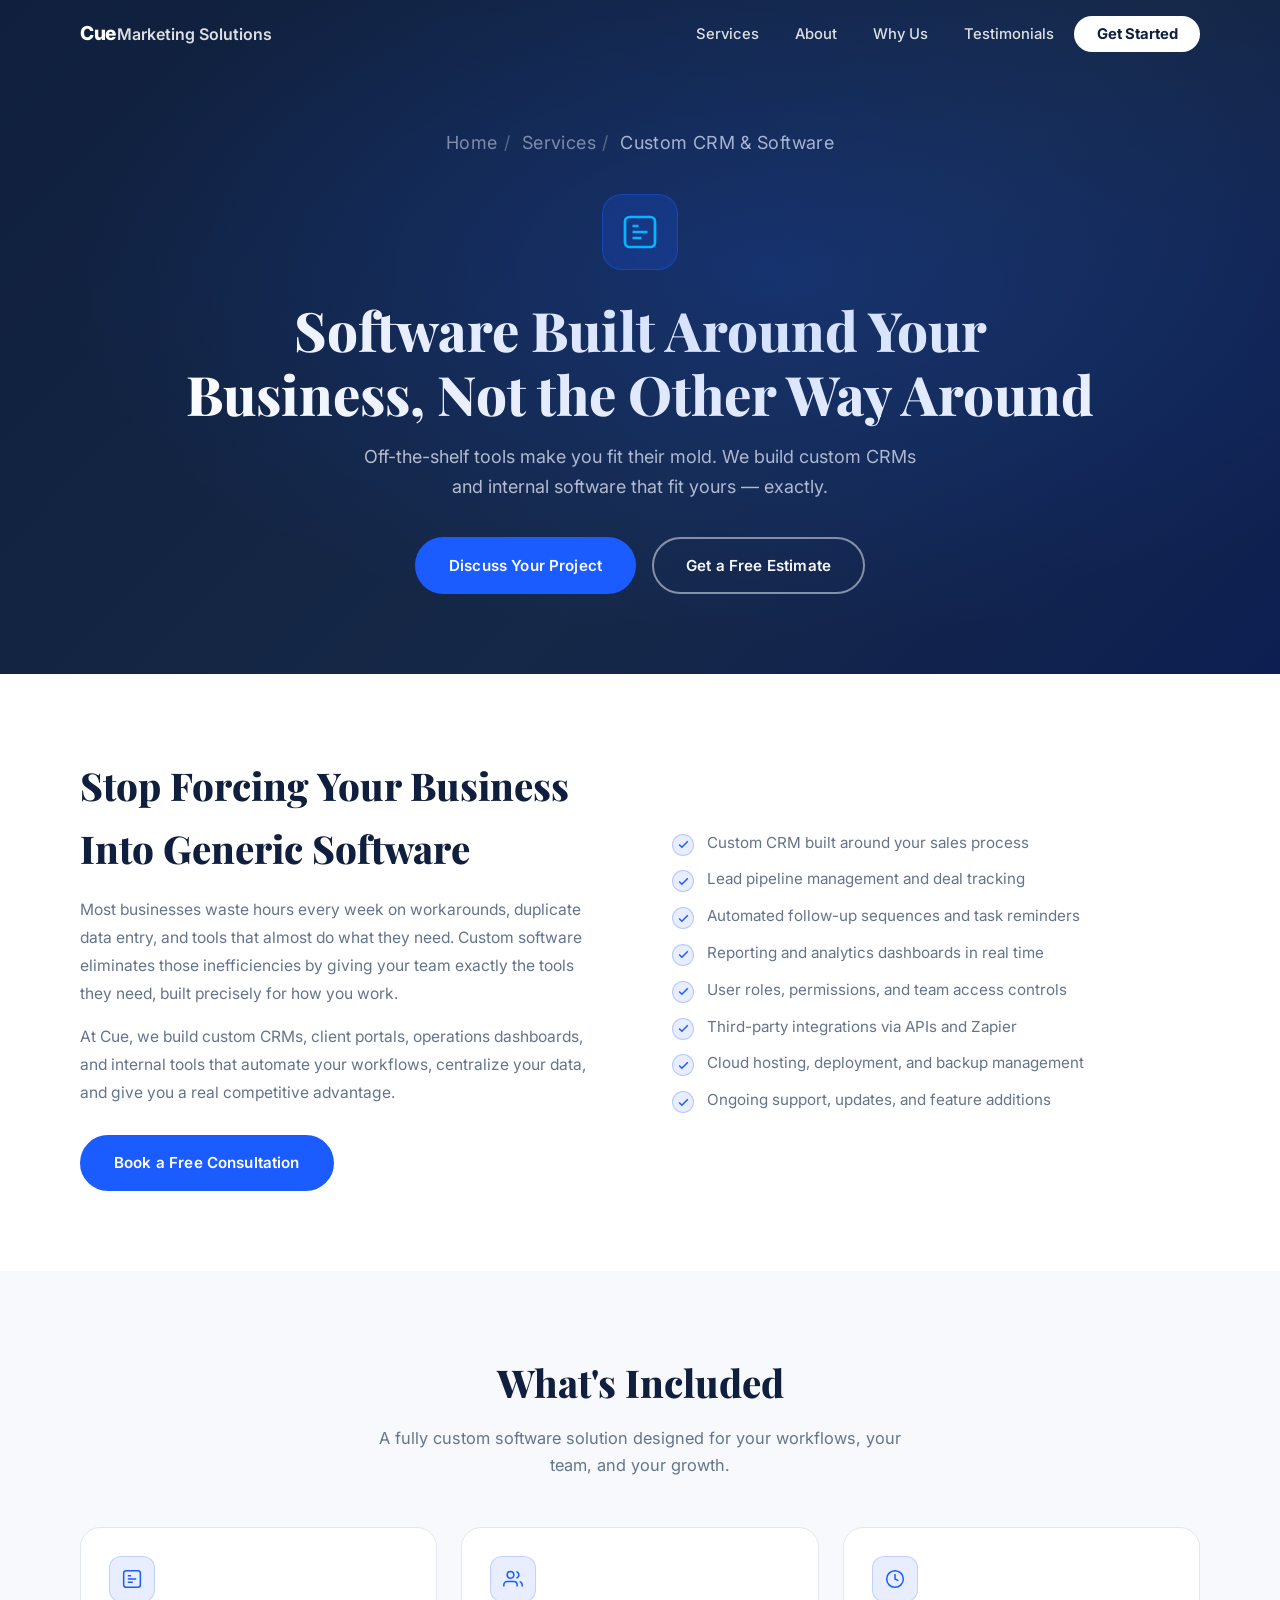
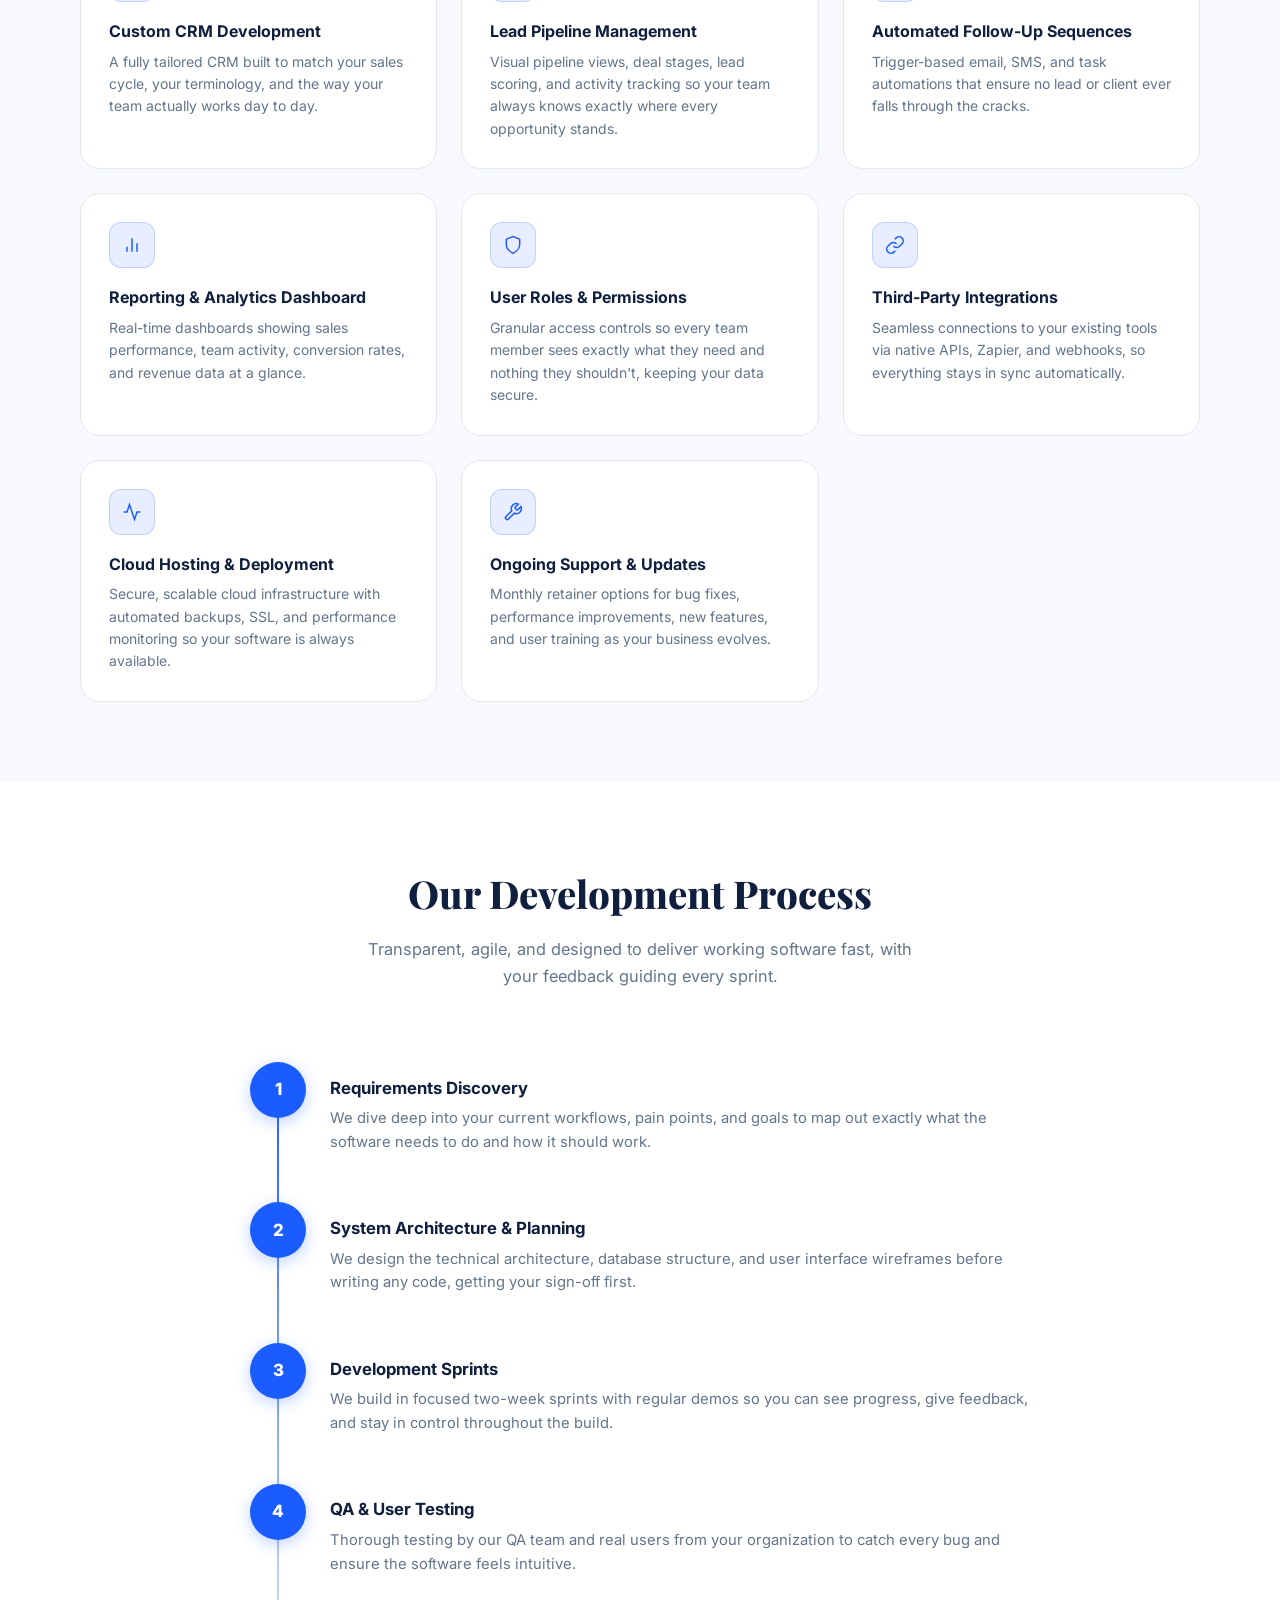
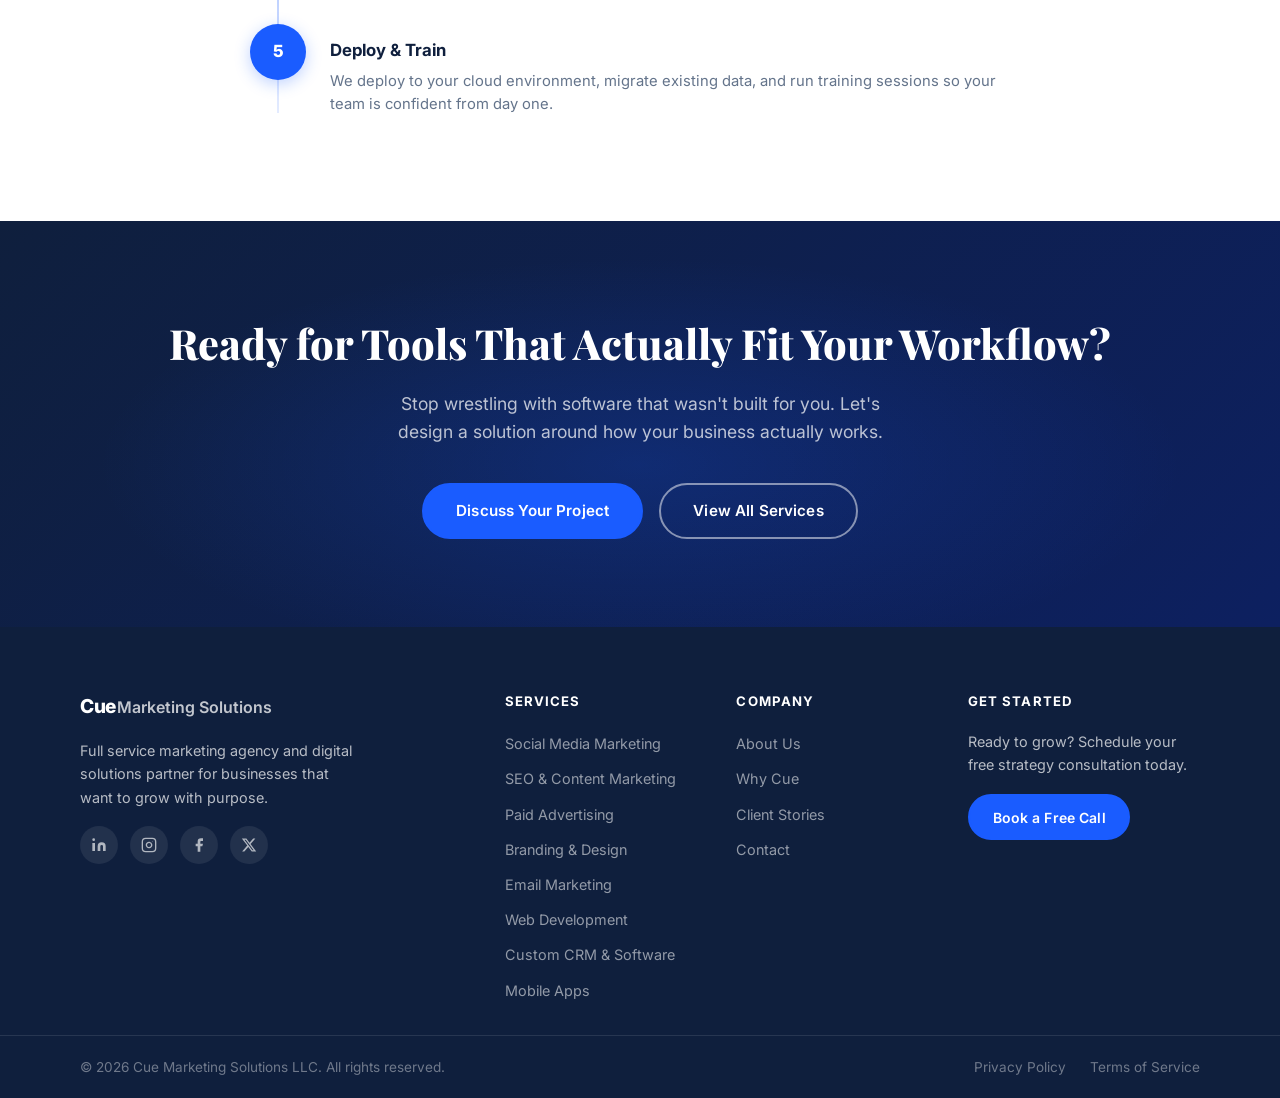
<file: custom-crm-software.html>
<!DOCTYPE html>
<html lang="en">
<head>
  <meta charset="UTF-8" />
  <meta name="viewport" content="width=device-width, initial-scale=1.0" />
  <title>Custom CRM & Software | Cue Marketing Solutions LLC</title>
  <link rel="preconnect" href="https://fonts.googleapis.com" />
  <link rel="preconnect" href="https://fonts.gstatic.com" crossorigin />
  <link rel="icon" href="data:image/svg+xml,<svg xmlns='http://www.w3.org/2000/svg' viewBox='0 0 100 100'><rect width='100' height='100' rx='18' fill='%231a5cff'/><text y='.9em' font-size='70' x='50%' dominant-baseline='top' text-anchor='middle' fill='white' font-family='Arial,sans-serif' font-weight='bold'>C</text></svg>" />
  <link href="https://fonts.googleapis.com/css2?family=Inter:wght@300;400;500;600;700;800&family=Playfair+Display:wght@700;800&display=swap" rel="stylesheet" />
  <link rel="stylesheet" href="styles.css" />
  <link rel="stylesheet" href="service-detail.css" />
</head>
<body>

  <!-- NAVBAR -->
  <nav class="navbar" id="navbar">
    <div class="container nav-inner">
      <a href="index.html" class="logo">
        <span class="logo-cue">Cue</span><span class="logo-rest"> Marketing Solutions</span>
      </a>
      <ul class="nav-links" id="navLinks">
        <li><a href="index.html#services">Services</a></li>
        <li><a href="index.html#about">About</a></li>
        <li><a href="index.html#why-us">Why Us</a></li>
        <li><a href="index.html#testimonials">Testimonials</a></li>
        <li><a href="index.html#contact" class="nav-cta">Get Started</a></li>
      </ul>
      <button class="hamburger" id="hamburger" aria-label="Toggle menu">
        <span></span><span></span><span></span>
      </button>
    </div>
  </nav>

  <!-- HERO -->
  <section class="sp-hero">
    <div class="container">
      <p class="sp-breadcrumb">
        <a href="index.html">Home</a><span>/</span>
        <a href="index.html#services">Services</a><span>/</span>
        Custom CRM &amp; Software
      </p>
      <div class="sp-hero-icon">
        <svg viewBox="0 0 24 24" fill="none" stroke="currentColor" stroke-width="1.8"><rect x="2" y="2" width="20" height="20" rx="3"/><path d="M7 12h10M7 8h4M7 16h6"/></svg>
      </div>
      <h1>Software Built Around Your<br />Business, Not the Other Way Around</h1>
      <p>Off-the-shelf tools make you fit their mold. We build custom CRMs and internal software that fit yours — exactly.</p>
      <div class="sp-hero-btns">
        <a href="index.html#contact" class="btn btn-primary">Discuss Your Project</a>
        <a href="index.html#contact" class="btn btn-outline">Get a Free Estimate</a>
      </div>
    </div>
  </section>

  <!-- OVERVIEW -->
  <section class="sp-section">
    <div class="container sp-overview">
      <div class="sp-overview-text">
        <h2>Stop Forcing Your Business Into Generic Software</h2>
        <p>Most businesses waste hours every week on workarounds, duplicate data entry, and tools that almost do what they need. Custom software eliminates those inefficiencies by giving your team exactly the tools they need, built precisely for how you work.</p>
        <p>At Cue, we build custom CRMs, client portals, operations dashboards, and internal tools that automate your workflows, centralize your data, and give you a real competitive advantage.</p>
        <a href="index.html#contact" class="btn btn-primary">Book a Free Consultation</a>
      </div>
      <ul class="sp-bullets">
        <li><span class="sp-check"></span>Custom CRM built around your sales process</li>
        <li><span class="sp-check"></span>Lead pipeline management and deal tracking</li>
        <li><span class="sp-check"></span>Automated follow-up sequences and task reminders</li>
        <li><span class="sp-check"></span>Reporting and analytics dashboards in real time</li>
        <li><span class="sp-check"></span>User roles, permissions, and team access controls</li>
        <li><span class="sp-check"></span>Third-party integrations via APIs and Zapier</li>
        <li><span class="sp-check"></span>Cloud hosting, deployment, and backup management</li>
        <li><span class="sp-check"></span>Ongoing support, updates, and feature additions</li>
      </ul>
    </div>
  </section>

  <!-- WHAT'S INCLUDED -->
  <section class="sp-section sp-section--alt">
    <div class="container">
      <div class="sp-section-header">
        <h2>What's Included</h2>
        <p>A fully custom software solution designed for your workflows, your team, and your growth.</p>
      </div>
      <div class="sp-includes-grid">
        <div class="sp-include-card">
          <div class="sp-include-icon">
            <svg viewBox="0 0 24 24" fill="none" stroke="currentColor" stroke-width="1.8"><rect x="2" y="2" width="20" height="20" rx="3"/><path d="M7 12h10M7 8h4M7 16h6"/></svg>
          </div>
          <h3>Custom CRM Development</h3>
          <p>A fully tailored CRM built to match your sales cycle, your terminology, and the way your team actually works day to day.</p>
        </div>
        <div class="sp-include-card">
          <div class="sp-include-icon">
            <svg viewBox="0 0 24 24" fill="none" stroke="currentColor" stroke-width="1.8"><path d="M17 21v-2a4 4 0  0 0-4-4H5a4 4 0 0 0-4 4v2"/><circle cx="9" cy="7" r="4"/><path d="M23 21v-2a4 4 0 0 0-3-3.87M16 3.13a4 4 0 0 1 0 7.75"/></svg>
          </div>
          <h3>Lead Pipeline Management</h3>
          <p>Visual pipeline views, deal stages, lead scoring, and activity tracking so your team always knows exactly where every opportunity stands.</p>
        </div>
        <div class="sp-include-card">
          <div class="sp-include-icon">
            <svg viewBox="0 0 24 24" fill="none" stroke="currentColor" stroke-width="1.8"><circle cx="12" cy="12" r="10"/><polyline points="12 6 12 12 16 14"/></svg>
          </div>
          <h3>Automated Follow-Up Sequences</h3>
          <p>Trigger-based email, SMS, and task automations that ensure no lead or client ever falls through the cracks.</p>
        </div>
        <div class="sp-include-card">
          <div class="sp-include-icon">
            <svg viewBox="0 0 24 24" fill="none" stroke="currentColor" stroke-width="1.8"><line x1="18" y1="20" x2="18" y2="10"/><line x1="12" y1="20" x2="12" y2="4"/><line x1="6" y1="20" x2="6" y2="14"/></svg>
          </div>
          <h3>Reporting & Analytics Dashboard</h3>
          <p>Real-time dashboards showing sales performance, team activity, conversion rates, and revenue data at a glance.</p>
        </div>
        <div class="sp-include-card">
          <div class="sp-include-icon">
            <svg viewBox="0 0 24 24" fill="none" stroke="currentColor" stroke-width="1.8"><path d="M12 22s8-4 8-10V5l-8-3-8 3v7c0 6 8 10 8 10z"/></svg>
          </div>
          <h3>User Roles & Permissions</h3>
          <p>Granular access controls so every team member sees exactly what they need and nothing they shouldn't, keeping your data secure.</p>
        </div>
        <div class="sp-include-card">
          <div class="sp-include-icon">
            <svg viewBox="0 0 24 24" fill="none" stroke="currentColor" stroke-width="1.8"><path d="M10 13a5 5 0 0 0 7.54.54l3-3a5 5 0 0 0-7.07-7.07l-1.72 1.71"/><path d="M14 11a5 5 0 0 0-7.54-.54l-3 3a5 5 0 0 0 7.07 7.07l1.71-1.71"/></svg>
          </div>
          <h3>Third-Party Integrations</h3>
          <p>Seamless connections to your existing tools via native APIs, Zapier, and webhooks, so everything stays in sync automatically.</p>
        </div>
        <div class="sp-include-card">
          <div class="sp-include-icon">
            <svg viewBox="0 0 24 24" fill="none" stroke="currentColor" stroke-width="1.8"><polyline points="22 12 18 12 15 21 9 3 6 12 2 12"/></svg>
          </div>
          <h3>Cloud Hosting & Deployment</h3>
          <p>Secure, scalable cloud infrastructure with automated backups, SSL, and performance monitoring so your software is always available.</p>
        </div>
        <div class="sp-include-card">
          <div class="sp-include-icon">
            <svg viewBox="0 0 24 24" fill="none" stroke="currentColor" stroke-width="1.8"><path d="M14.7 6.3a1 1 0 0 0 0 1.4l1.6 1.6a1 1 0 0 0 1.4 0l3.77-3.77a6 6 0 0 1-7.94 7.94l-6.91 6.91a2.12 2.12 0 0 1-3-3l6.91-6.91a6 6 0 0 1 7.94-7.94l-3.76 3.76z"/></svg>
          </div>
          <h3>Ongoing Support & Updates</h3>
          <p>Monthly retainer options for bug fixes, performance improvements, new features, and user training as your business evolves.</p>
        </div>
      </div>
    </div>
  </section>

  <!-- PROCESS -->
  <section class="sp-section">
    <div class="container">
      <div class="sp-section-header">
        <h2>Our Development Process</h2>
        <p>Transparent, agile, and designed to deliver working software fast, with your feedback guiding every sprint.</p>
      </div>
      <div class="sp-steps">
        <div class="sp-step">
          <div class="sp-step-num">1</div>
          <div class="sp-step-body">
            <h3>Requirements Discovery</h3>
            <p>We dive deep into your current workflows, pain points, and goals to map out exactly what the software needs to do and how it should work.</p>
          </div>
        </div>
        <div class="sp-step">
          <div class="sp-step-num">2</div>
          <div class="sp-step-body">
            <h3>System Architecture & Planning</h3>
            <p>We design the technical architecture, database structure, and user interface wireframes before writing any code, getting your sign-off first.</p>
          </div>
        </div>
        <div class="sp-step">
          <div class="sp-step-num">3</div>
          <div class="sp-step-body">
            <h3>Development Sprints</h3>
            <p>We build in focused two-week sprints with regular demos so you can see progress, give feedback, and stay in control throughout the build.</p>
          </div>
        </div>
        <div class="sp-step">
          <div class="sp-step-num">4</div>
          <div class="sp-step-body">
            <h3>QA & User Testing</h3>
            <p>Thorough testing by our QA team and real users from your organization to catch every bug and ensure the software feels intuitive.</p>
          </div>
        </div>
        <div class="sp-step">
          <div class="sp-step-num">5</div>
          <div class="sp-step-body">
            <h3>Deploy & Train</h3>
            <p>We deploy to your cloud environment, migrate existing data, and run training sessions so your team is confident from day one.</p>
          </div>
        </div>
      </div>
    </div>
  </section>

  <!-- CTA -->
  <section class="sp-cta">
    <div class="container">
      <h2>Ready for Tools That Actually Fit Your Workflow?</h2>
      <p>Stop wrestling with software that wasn't built for you. Let's design a solution around how your business actually works.</p>
      <div class="sp-cta-btns">
        <a href="index.html#contact" class="btn btn-primary">Discuss Your Project</a>
        <a href="index.html#services" class="btn btn-outline">View All Services</a>
      </div>
    </div>
  </section>

  <!-- FOOTER -->
  <footer class="footer">
    <div class="container footer-inner">
      <div class="footer-brand">
        <a href="index.html" class="logo">
          <span class="logo-cue">Cue</span><span class="logo-rest"> Marketing Solutions</span>
        </a>
        <p>Full service marketing agency and digital solutions partner for businesses that want to grow with purpose.</p>
        <div class="social-links">
          <a href="#" aria-label="LinkedIn" class="social-link"><svg viewBox="0 0 24 24" fill="currentColor"><path d="M16 8a6 6 0 016 6v7h-4v-7a2 2 0 00-2-2 2 2 0 00-2 2v7h-4v-7a6 6 0 016-6zM2 9h4v12H2z"/><circle cx="4" cy="4" r="2"/></svg></a>
          <a href="#" aria-label="Instagram" class="social-link"><svg viewBox="0 0 24 24" fill="none" stroke="currentColor" stroke-width="2"><path d="M17 2H7a5 5 0 00-5 5v10a5 5 0 005 5h10a5 5 0 005-5V7a5 5 0 00-5-5z"/><path d="M16 11.37A4 4 0 1112.63 8 4 4 0 0116 11.37z"/><circle cx="17.5" cy="6.5" r=".5" fill="currentColor" stroke="none"/></svg></a>
          <a href="#" aria-label="Facebook" class="social-link"><svg viewBox="0 0 24 24" fill="currentColor"><path d="M18 2h-3a5 5 0 00-5 5v3H7v4h3v8h4v-8h3l1-4h-4V7a1 1 0 011-1h3z"/></svg></a>
          <a href="#" aria-label="Twitter/X" class="social-link"><svg viewBox="0 0 24 24" fill="currentColor"><path d="M18.244 2.25h3.308l-7.227 8.26 8.502 11.24H16.17l-5.214-6.817L4.99 21.75H1.68l7.73-8.835L1.254 2.25H8.08l4.713 6.231zm-1.161 17.52h1.833L7.084 4.126H5.117z"/></svg></a>
        </div>
      </div>
      <div class="footer-col">
        <h4>Services</h4>
        <ul>
          <li><a href="social-media-marketing.html">Social Media Marketing</a></li>
          <li><a href="seo-content-marketing.html">SEO &amp; Content Marketing</a></li>
          <li><a href="paid-advertising.html">Paid Advertising</a></li>
          <li><a href="branding-design.html">Branding &amp; Design</a></li>
          <li><a href="email-marketing.html">Email Marketing</a></li>
          <li><a href="web-design-development.html">Web Development</a></li>
          <li><a href="custom-crm-software.html">Custom CRM &amp; Software</a></li>
          <li><a href="mobile-app-development.html">Mobile Apps</a></li>
        </ul>
      </div>
      <div class="footer-col">
        <h4>Company</h4>
        <ul>
          <li><a href="index.html#about">About Us</a></li>
          <li><a href="index.html#why-us">Why Cue</a></li>
          <li><a href="index.html#testimonials">Client Stories</a></li>
          <li><a href="index.html#contact">Contact</a></li>
        </ul>
      </div>
      <div class="footer-col">
        <h4>Get Started</h4>
        <p class="footer-cta-text">Ready to grow? Schedule your free strategy consultation today.</p>
        <a href="index.html#contact" class="btn btn-primary btn-sm">Book a Free Call</a>
      </div>
    </div>
    <div class="footer-bottom">
      <div class="container">
        <p>&copy; 2026 Cue Marketing Solutions LLC. All rights reserved.</p>
        <div class="footer-legal"><a href="#">Privacy Policy</a><a href="#">Terms of Service</a></div>
      </div>
    </div>
  </footer>

  <script src="script.js"></script>
</body>
</html>
</file>
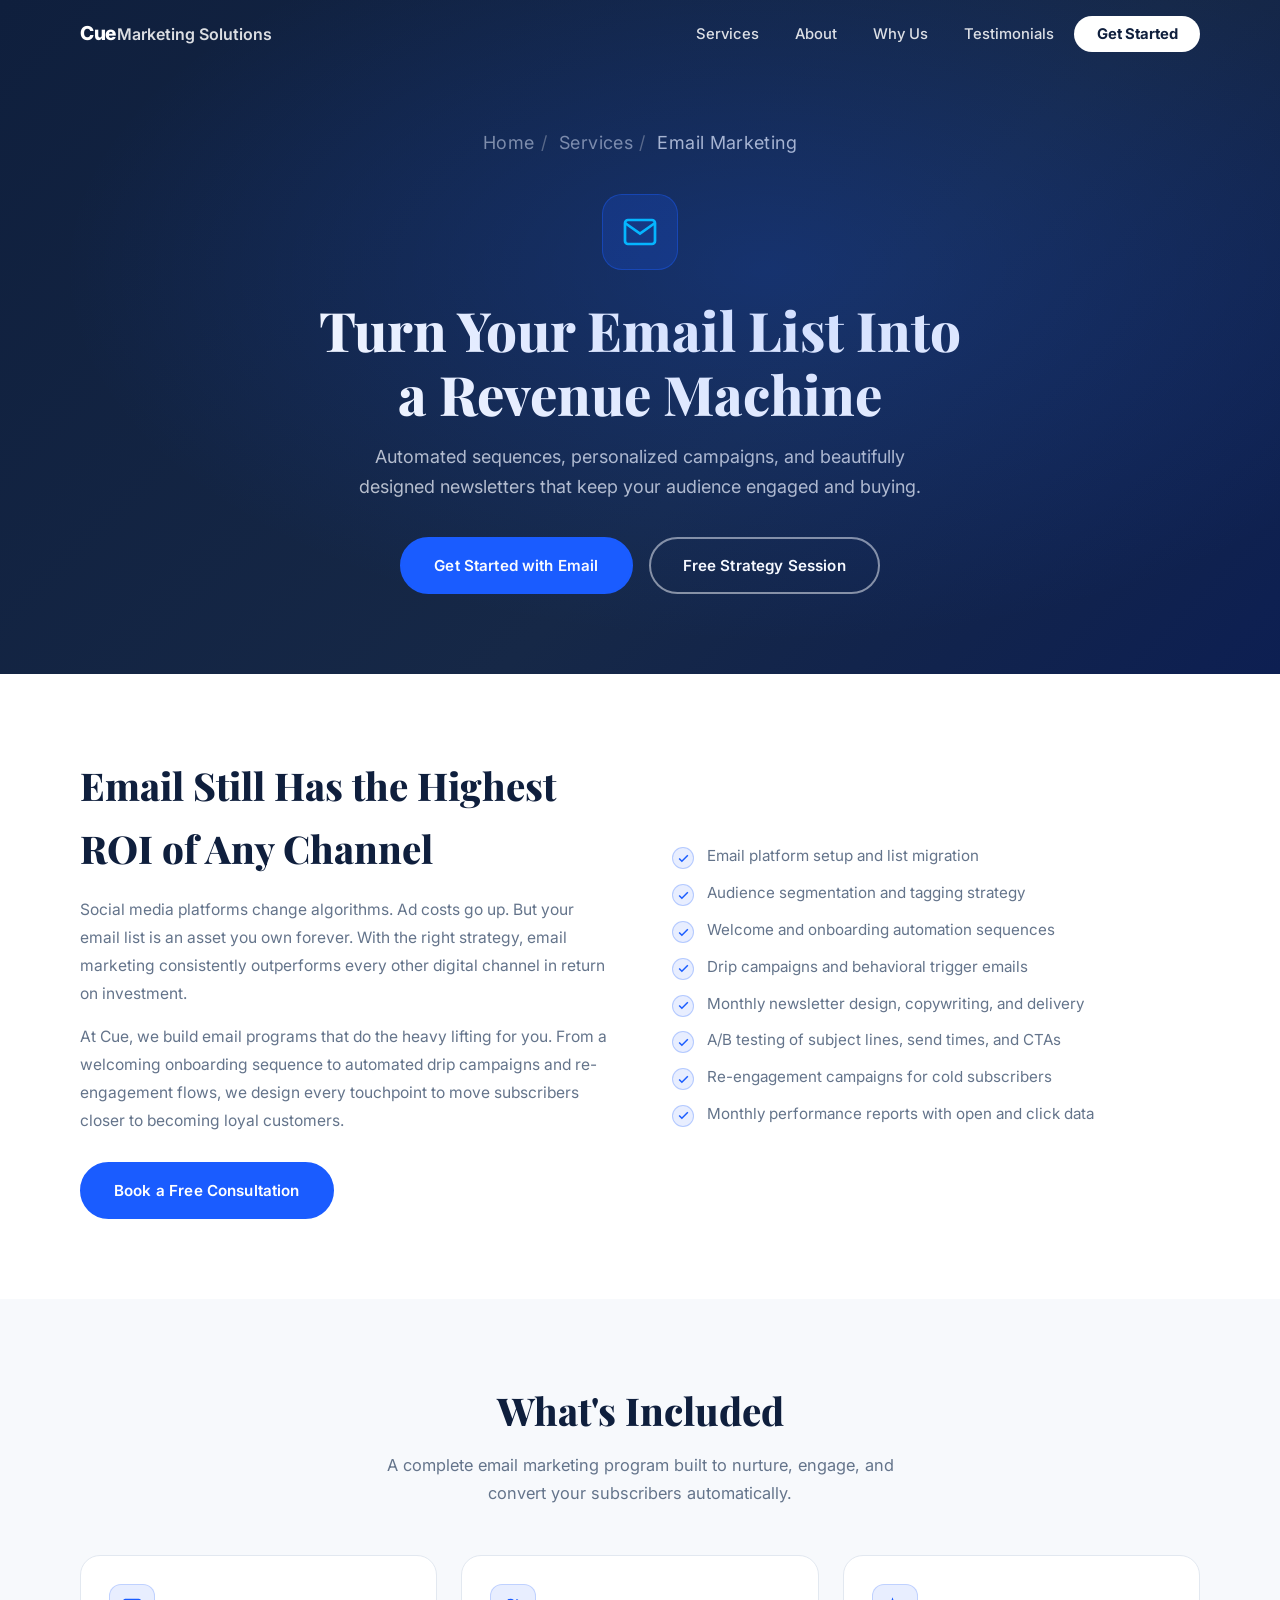
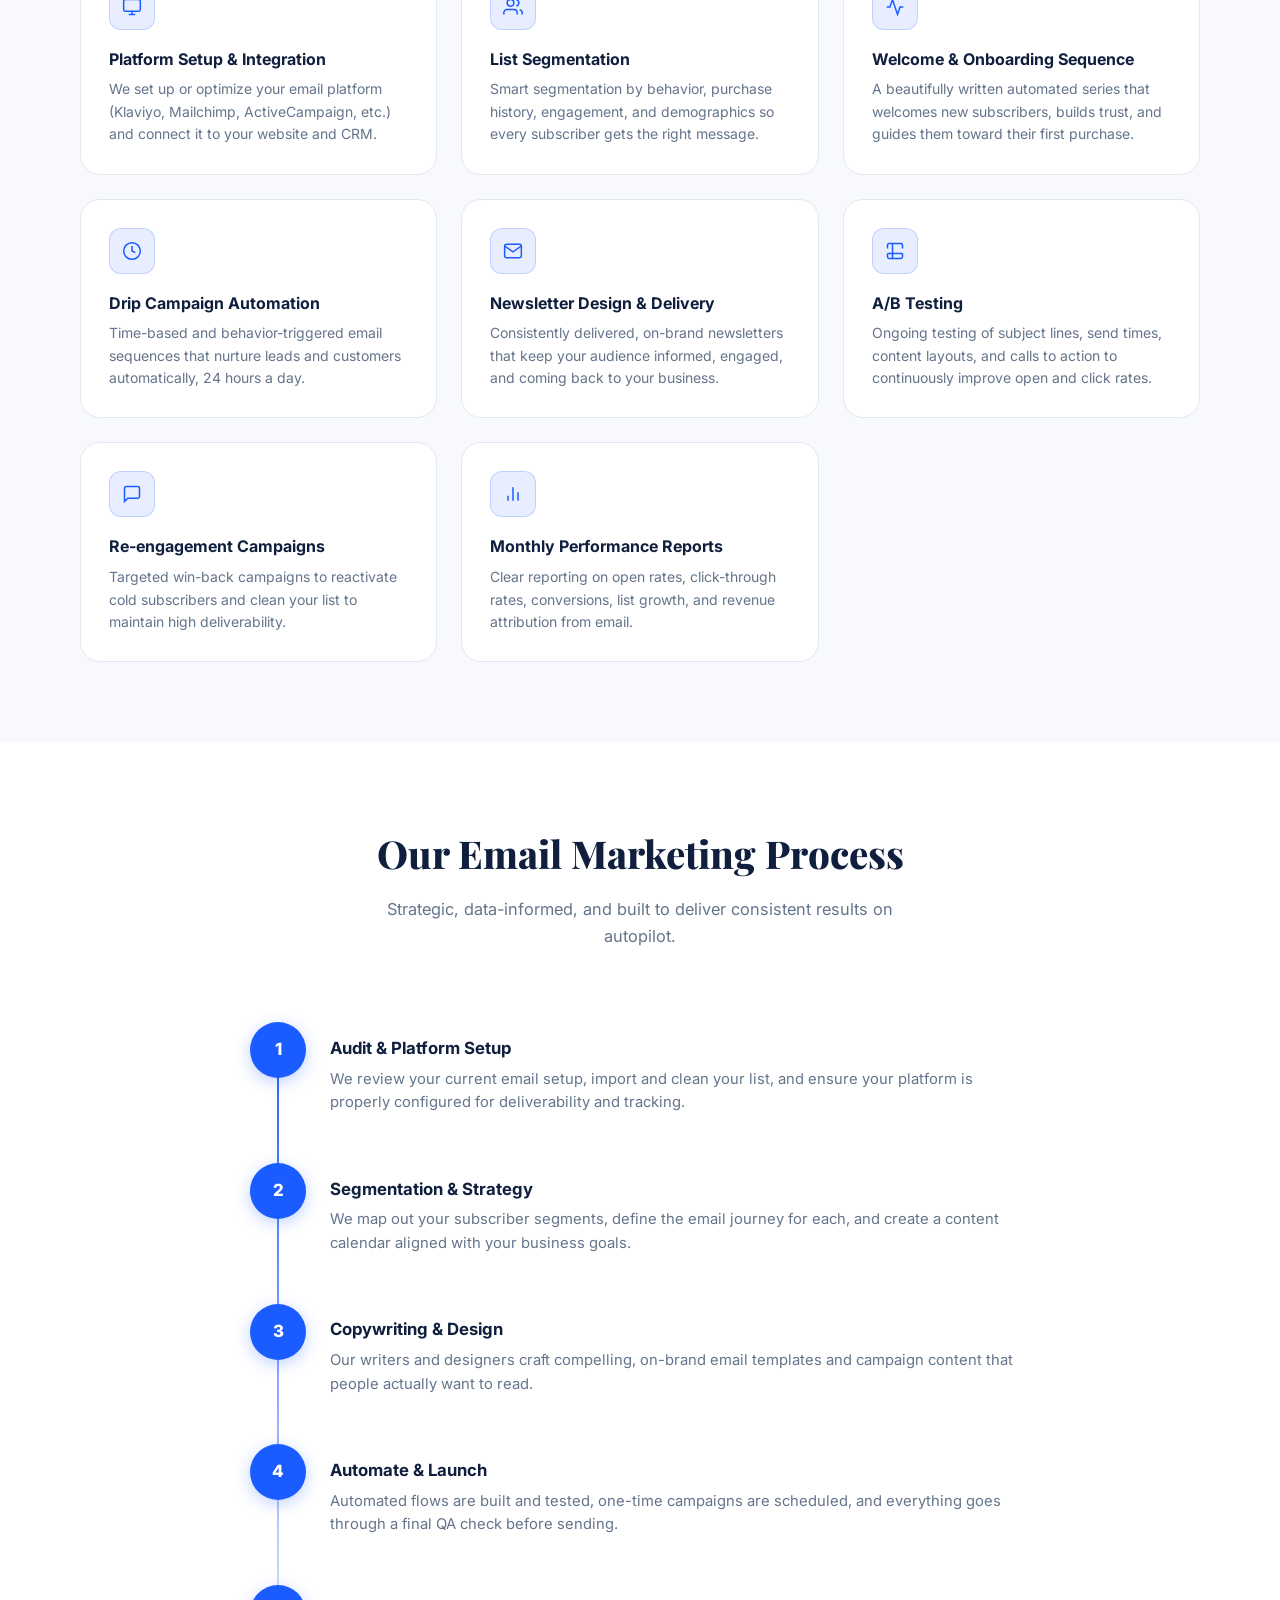
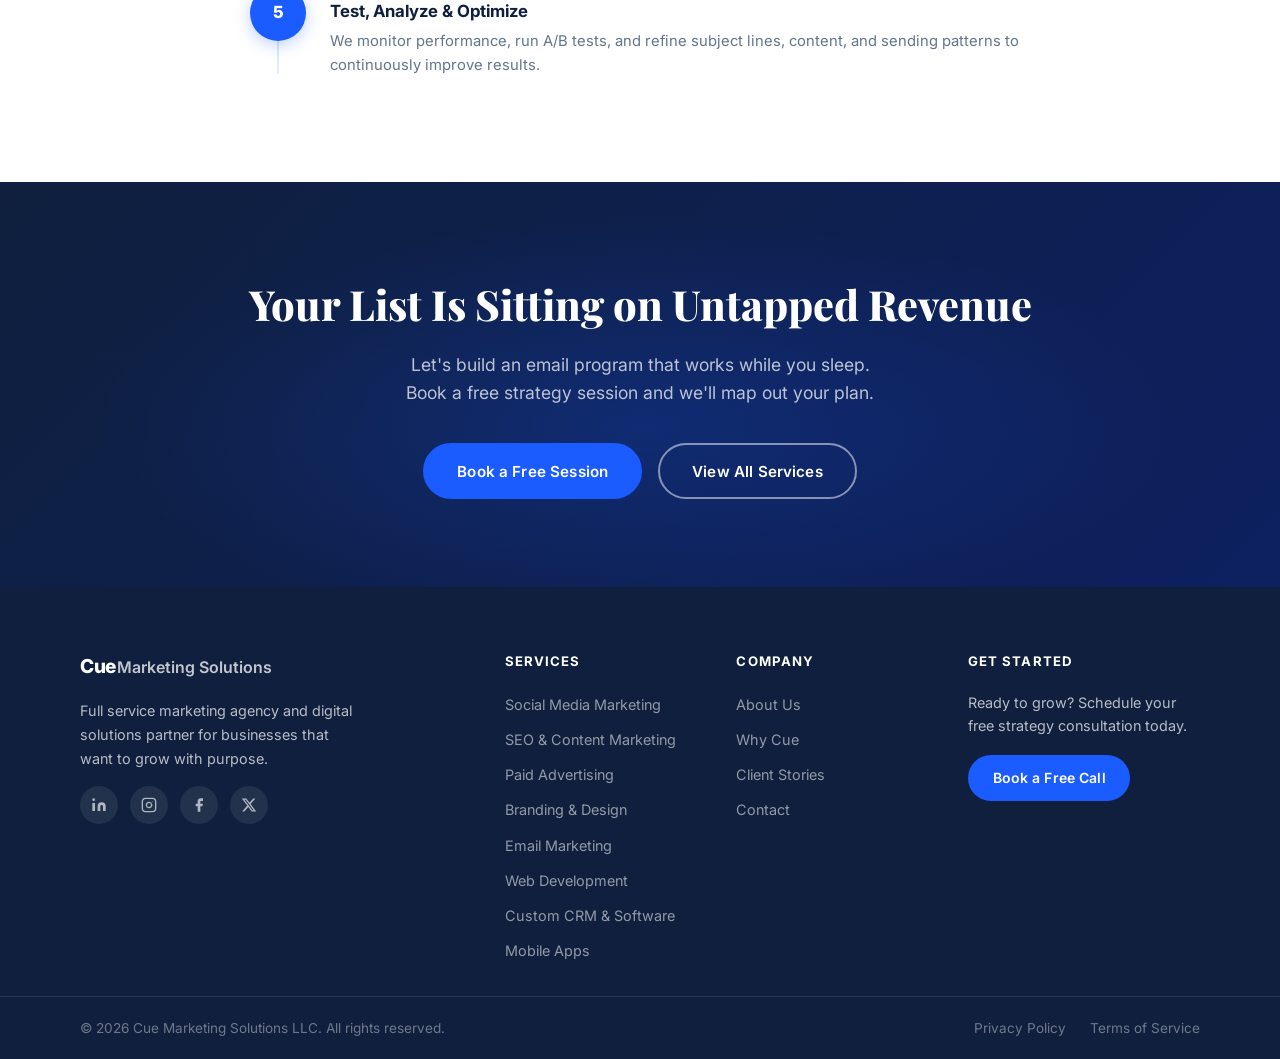
<file: email-marketing.html>
<!DOCTYPE html>
<html lang="en">
<head>
  <meta charset="UTF-8" />
  <meta name="viewport" content="width=device-width, initial-scale=1.0" />
  <title>Email Marketing | Cue Marketing Solutions LLC</title>
  <link rel="preconnect" href="https://fonts.googleapis.com" />
  <link rel="preconnect" href="https://fonts.gstatic.com" crossorigin />
  <link rel="icon" href="data:image/svg+xml,<svg xmlns='http://www.w3.org/2000/svg' viewBox='0 0 100 100'><rect width='100' height='100' rx='18' fill='%231a5cff'/><text y='.9em' font-size='70' x='50%' dominant-baseline='top' text-anchor='middle' fill='white' font-family='Arial,sans-serif' font-weight='bold'>C</text></svg>" />
  <link href="https://fonts.googleapis.com/css2?family=Inter:wght@300;400;500;600;700;800&family=Playfair+Display:wght@700;800&display=swap" rel="stylesheet" />
  <link rel="stylesheet" href="styles.css" />
  <link rel="stylesheet" href="service-detail.css" />
</head>
<body>

  <!-- NAVBAR -->
  <nav class="navbar" id="navbar">
    <div class="container nav-inner">
      <a href="index.html" class="logo">
        <span class="logo-cue">Cue</span><span class="logo-rest"> Marketing Solutions</span>
      </a>
      <ul class="nav-links" id="navLinks">
        <li><a href="index.html#services">Services</a></li>
        <li><a href="index.html#about">About</a></li>
        <li><a href="index.html#why-us">Why Us</a></li>
        <li><a href="index.html#testimonials">Testimonials</a></li>
        <li><a href="index.html#contact" class="nav-cta">Get Started</a></li>
      </ul>
      <button class="hamburger" id="hamburger" aria-label="Toggle menu">
        <span></span><span></span><span></span>
      </button>
    </div>
  </nav>

  <!-- HERO -->
  <section class="sp-hero">
    <div class="container">
      <p class="sp-breadcrumb">
        <a href="index.html">Home</a><span>/</span>
        <a href="index.html#services">Services</a><span>/</span>
        Email Marketing
      </p>
      <div class="sp-hero-icon">
        <svg viewBox="0 0 24 24" fill="none" stroke="currentColor" stroke-width="1.8"><path d="M4 4h16c1.1 0 2 .9 2 2v12c0 1.1-.9 2-2 2H4c-1.1 0-2-.9-2-2V6c0-1.1.9-2 2-2z"/><polyline points="22,6 12,13 2,6"/></svg>
      </div>
      <h1>Turn Your Email List Into<br />a Revenue Machine</h1>
      <p>Automated sequences, personalized campaigns, and beautifully designed newsletters that keep your audience engaged and buying.</p>
      <div class="sp-hero-btns">
        <a href="index.html#contact" class="btn btn-primary">Get Started with Email</a>
        <a href="index.html#contact" class="btn btn-outline">Free Strategy Session</a>
      </div>
    </div>
  </section>

  <!-- OVERVIEW -->
  <section class="sp-section">
    <div class="container sp-overview">
      <div class="sp-overview-text">
        <h2>Email Still Has the Highest ROI of Any Channel</h2>
        <p>Social media platforms change algorithms. Ad costs go up. But your email list is an asset you own forever. With the right strategy, email marketing consistently outperforms every other digital channel in return on investment.</p>
        <p>At Cue, we build email programs that do the heavy lifting for you. From a welcoming onboarding sequence to automated drip campaigns and re-engagement flows, we design every touchpoint to move subscribers closer to becoming loyal customers.</p>
        <a href="index.html#contact" class="btn btn-primary">Book a Free Consultation</a>
      </div>
      <ul class="sp-bullets">
        <li><span class="sp-check"></span>Email platform setup and list migration</li>
        <li><span class="sp-check"></span>Audience segmentation and tagging strategy</li>
        <li><span class="sp-check"></span>Welcome and onboarding automation sequences</li>
        <li><span class="sp-check"></span>Drip campaigns and behavioral trigger emails</li>
        <li><span class="sp-check"></span>Monthly newsletter design, copywriting, and delivery</li>
        <li><span class="sp-check"></span>A/B testing of subject lines, send times, and CTAs</li>
        <li><span class="sp-check"></span>Re-engagement campaigns for cold subscribers</li>
        <li><span class="sp-check"></span>Monthly performance reports with open and click data</li>
      </ul>
    </div>
  </section>

  <!-- WHAT'S INCLUDED -->
  <section class="sp-section sp-section--alt">
    <div class="container">
      <div class="sp-section-header">
        <h2>What's Included</h2>
        <p>A complete email marketing program built to nurture, engage, and convert your subscribers automatically.</p>
      </div>
      <div class="sp-includes-grid">
        <div class="sp-include-card">
          <div class="sp-include-icon">
            <svg viewBox="0 0 24 24" fill="none" stroke="currentColor" stroke-width="1.8"><rect x="2" y="3" width="20" height="14" rx="2" ry="2"/><line x1="8" y1="21" x2="16" y2="21"/><line x1="12" y1="17" x2="12" y2="21"/></svg>
          </div>
          <h3>Platform Setup & Integration</h3>
          <p>We set up or optimize your email platform (Klaviyo, Mailchimp, ActiveCampaign, etc.) and connect it to your website and CRM.</p>
        </div>
        <div class="sp-include-card">
          <div class="sp-include-icon">
            <svg viewBox="0 0 24 24" fill="none" stroke="currentColor" stroke-width="1.8"><path d="M17 21v-2a4 4 0 0 0-4-4H5a4 4 0 0 0-4 4v2"/><circle cx="9" cy="7" r="4"/><path d="M23 21v-2a4 4 0 0 0-3-3.87"/><path d="M16 3.13a4 4 0 0 1 0 7.75"/></svg>
          </div>
          <h3>List Segmentation</h3>
          <p>Smart segmentation by behavior, purchase history, engagement, and demographics so every subscriber gets the right message.</p>
        </div>
        <div class="sp-include-card">
          <div class="sp-include-icon">
            <svg viewBox="0 0 24 24" fill="none" stroke="currentColor" stroke-width="1.8"><polyline points="22 12 18 12 15 21 9 3 6 12 2 12"/></svg>
          </div>
          <h3>Welcome & Onboarding Sequence</h3>
          <p>A beautifully written automated series that welcomes new subscribers, builds trust, and guides them toward their first purchase.</p>
        </div>
        <div class="sp-include-card">
          <div class="sp-include-icon">
            <svg viewBox="0 0 24 24" fill="none" stroke="currentColor" stroke-width="1.8"><circle cx="12" cy="12" r="10"/><polyline points="12 6 12 12 16 14"/></svg>
          </div>
          <h3>Drip Campaign Automation</h3>
          <p>Time-based and behavior-triggered email sequences that nurture leads and customers automatically, 24 hours a day.</p>
        </div>
        <div class="sp-include-card">
          <div class="sp-include-icon">
            <svg viewBox="0 0 24 24" fill="none" stroke="currentColor" stroke-width="1.8"><path d="M4 4h16c1.1 0 2 .9 2 2v12c0 1.1-.9 2-2 2H4c-1.1 0-2-.9-2-2V6c0-1.1.9-2 2-2z"/><polyline points="22,6 12,13 2,6"/></svg>
          </div>
          <h3>Newsletter Design & Delivery</h3>
          <p>Consistently delivered, on-brand newsletters that keep your audience informed, engaged, and coming back to your business.</p>
        </div>
        <div class="sp-include-card">
          <div class="sp-include-icon">
            <svg viewBox="0 0 24 24" fill="none" stroke="currentColor" stroke-width="1.8"><path d="M9 3H5a2 2 0 0 0-2 2v4m6-6h10a2 2 0 0 1 2 2v4M9 3v18m0 0h10a2 2 0 0 0 2-2v-4M9 21H5a2 2 0 0 1-2-2v-4m0 0h18"/></svg>
          </div>
          <h3>A/B Testing</h3>
          <p>Ongoing testing of subject lines, send times, content layouts, and calls to action to continuously improve open and click rates.</p>
        </div>
        <div class="sp-include-card">
          <div class="sp-include-icon">
            <svg viewBox="0 0 24 24" fill="none" stroke="currentColor" stroke-width="1.8"><path d="M21 15a2 2 0 0 1-2 2H7l-4 4V5a2 2 0 0 1 2-2h14a2 2 0 0 1 2 2z"/></svg>
          </div>
          <h3>Re-engagement Campaigns</h3>
          <p>Targeted win-back campaigns to reactivate cold subscribers and clean your list to maintain high deliverability.</p>
        </div>
        <div class="sp-include-card">
          <div class="sp-include-icon">
            <svg viewBox="0 0 24 24" fill="none" stroke="currentColor" stroke-width="1.8"><line x1="18" y1="20" x2="18" y2="10"/><line x1="12" y1="20" x2="12" y2="4"/><line x1="6" y1="20" x2="6" y2="14"/></svg>
          </div>
          <h3>Monthly Performance Reports</h3>
          <p>Clear reporting on open rates, click-through rates, conversions, list growth, and revenue attribution from email.</p>
        </div>
      </div>
    </div>
  </section>

  <!-- PROCESS -->
  <section class="sp-section">
    <div class="container">
      <div class="sp-section-header">
        <h2>Our Email Marketing Process</h2>
        <p>Strategic, data-informed, and built to deliver consistent results on autopilot.</p>
      </div>
      <div class="sp-steps">
        <div class="sp-step">
          <div class="sp-step-num">1</div>
          <div class="sp-step-body">
            <h3>Audit & Platform Setup</h3>
            <p>We review your current email setup, import and clean your list, and ensure your platform is properly configured for deliverability and tracking.</p>
          </div>
        </div>
        <div class="sp-step">
          <div class="sp-step-num">2</div>
          <div class="sp-step-body">
            <h3>Segmentation & Strategy</h3>
            <p>We map out your subscriber segments, define the email journey for each, and create a content calendar aligned with your business goals.</p>
          </div>
        </div>
        <div class="sp-step">
          <div class="sp-step-num">3</div>
          <div class="sp-step-body">
            <h3>Copywriting & Design</h3>
            <p>Our writers and designers craft compelling, on-brand email templates and campaign content that people actually want to read.</p>
          </div>
        </div>
        <div class="sp-step">
          <div class="sp-step-num">4</div>
          <div class="sp-step-body">
            <h3>Automate & Launch</h3>
            <p>Automated flows are built and tested, one-time campaigns are scheduled, and everything goes through a final QA check before sending.</p>
          </div>
        </div>
        <div class="sp-step">
          <div class="sp-step-num">5</div>
          <div class="sp-step-body">
            <h3>Test, Analyze & Optimize</h3>
            <p>We monitor performance, run A/B tests, and refine subject lines, content, and sending patterns to continuously improve results.</p>
          </div>
        </div>
      </div>
    </div>
  </section>

  <!-- CTA -->
  <section class="sp-cta">
    <div class="container">
      <h2>Your List Is Sitting on Untapped Revenue</h2>
      <p>Let's build an email program that works while you sleep. Book a free strategy session and we'll map out your plan.</p>
      <div class="sp-cta-btns">
        <a href="index.html#contact" class="btn btn-primary">Book a Free Session</a>
        <a href="index.html#services" class="btn btn-outline">View All Services</a>
      </div>
    </div>
  </section>

  <!-- FOOTER -->
  <footer class="footer">
    <div class="container footer-inner">
      <div class="footer-brand">
        <a href="index.html" class="logo">
          <span class="logo-cue">Cue</span><span class="logo-rest"> Marketing Solutions</span>
        </a>
        <p>Full service marketing agency and digital solutions partner for businesses that want to grow with purpose.</p>
        <div class="social-links">
          <a href="#" aria-label="LinkedIn" class="social-link"><svg viewBox="0 0 24 24" fill="currentColor"><path d="M16 8a6 6 0 016 6v7h-4v-7a2 2 0 00-2-2 2 2 0 00-2 2v7h-4v-7a6 6 0 016-6zM2 9h4v12H2z"/><circle cx="4" cy="4" r="2"/></svg></a>
          <a href="#" aria-label="Instagram" class="social-link"><svg viewBox="0 0 24 24" fill="none" stroke="currentColor" stroke-width="2"><path d="M17 2H7a5 5 0 00-5 5v10a5 5 0 005 5h10a5 5 0 005-5V7a5 5 0 00-5-5z"/><path d="M16 11.37A4 4 0 1112.63 8 4 4 0 0116 11.37z"/><circle cx="17.5" cy="6.5" r=".5" fill="currentColor" stroke="none"/></svg></a>
          <a href="#" aria-label="Facebook" class="social-link"><svg viewBox="0 0 24 24" fill="currentColor"><path d="M18 2h-3a5 5 0 00-5 5v3H7v4h3v8h4v-8h3l1-4h-4V7a1 1 0 011-1h3z"/></svg></a>
          <a href="#" aria-label="Twitter/X" class="social-link"><svg viewBox="0 0 24 24" fill="currentColor"><path d="M18.244 2.25h3.308l-7.227 8.26 8.502 11.24H16.17l-5.214-6.817L4.99 21.75H1.68l7.73-8.835L1.254 2.25H8.08l4.713 6.231zm-1.161 17.52h1.833L7.084 4.126H5.117z"/></svg></a>
        </div>
      </div>
      <div class="footer-col">
        <h4>Services</h4>
        <ul>
          <li><a href="social-media-marketing.html">Social Media Marketing</a></li>
          <li><a href="seo-content-marketing.html">SEO &amp; Content Marketing</a></li>
          <li><a href="paid-advertising.html">Paid Advertising</a></li>
          <li><a href="branding-design.html">Branding &amp; Design</a></li>
          <li><a href="email-marketing.html">Email Marketing</a></li>
          <li><a href="web-design-development.html">Web Development</a></li>
          <li><a href="custom-crm-software.html">Custom CRM &amp; Software</a></li>
          <li><a href="mobile-app-development.html">Mobile Apps</a></li>
        </ul>
      </div>
      <div class="footer-col">
        <h4>Company</h4>
        <ul>
          <li><a href="index.html#about">About Us</a></li>
          <li><a href="index.html#why-us">Why Cue</a></li>
          <li><a href="index.html#testimonials">Client Stories</a></li>
          <li><a href="index.html#contact">Contact</a></li>
        </ul>
      </div>
      <div class="footer-col">
        <h4>Get Started</h4>
        <p class="footer-cta-text">Ready to grow? Schedule your free strategy consultation today.</p>
        <a href="index.html#contact" class="btn btn-primary btn-sm">Book a Free Call</a>
      </div>
    </div>
    <div class="footer-bottom">
      <div class="container">
        <p>&copy; 2026 Cue Marketing Solutions LLC. All rights reserved.</p>
        <div class="footer-legal"><a href="#">Privacy Policy</a><a href="#">Terms of Service</a></div>
      </div>
    </div>
  </footer>

  <script src="script.js"></script>
</body>
</html>
</file>
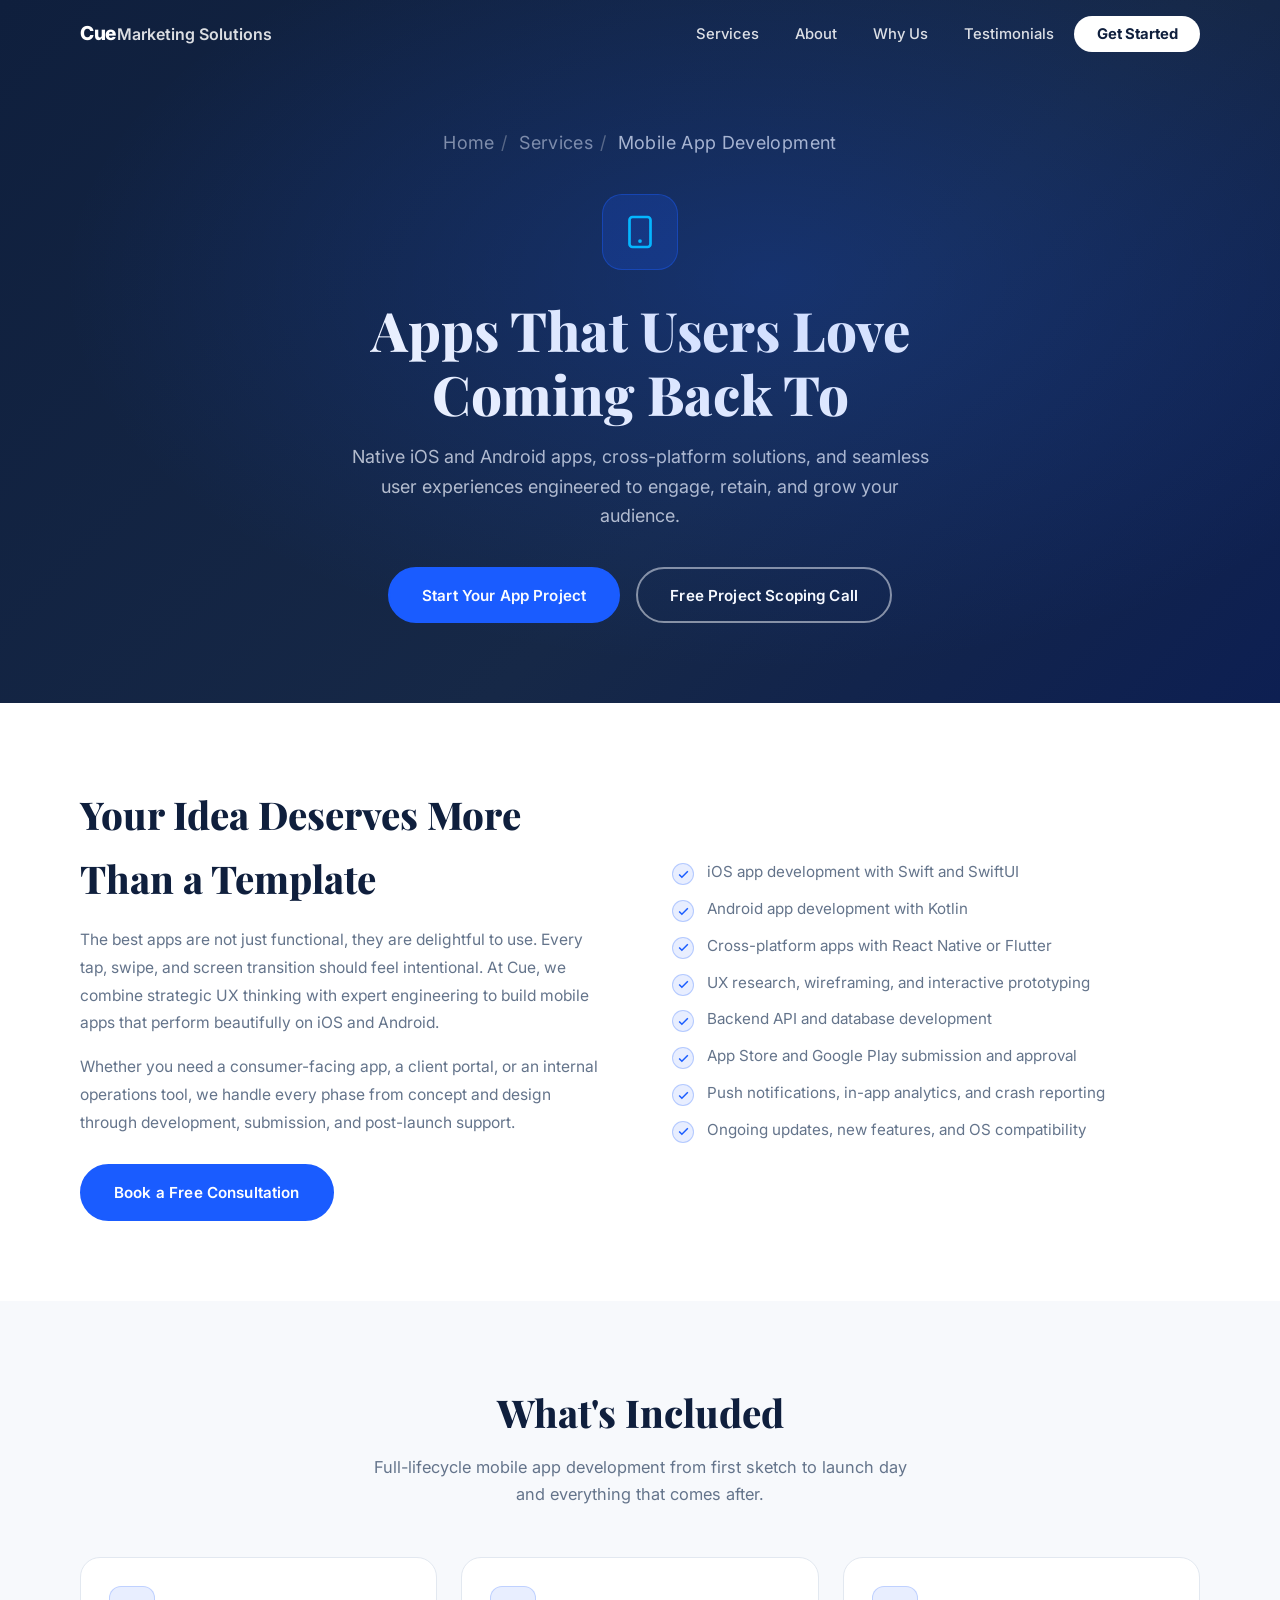
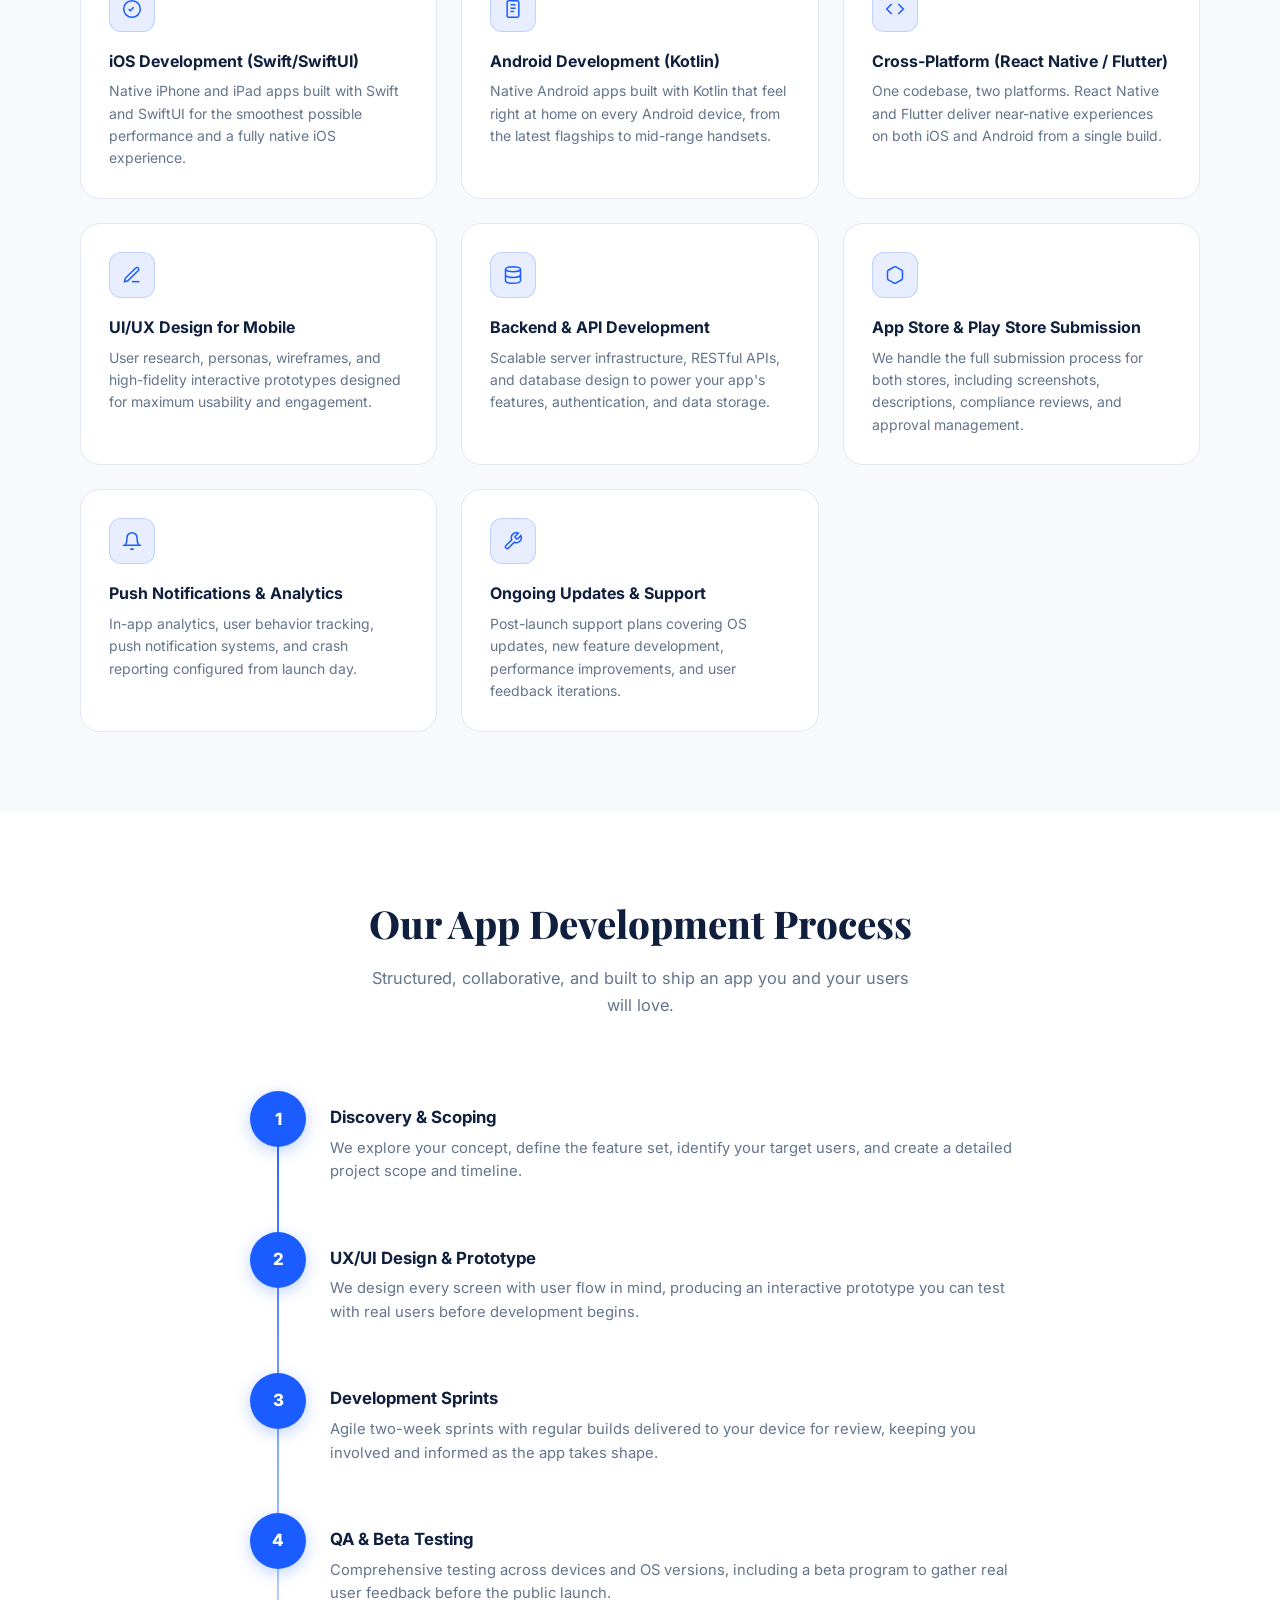
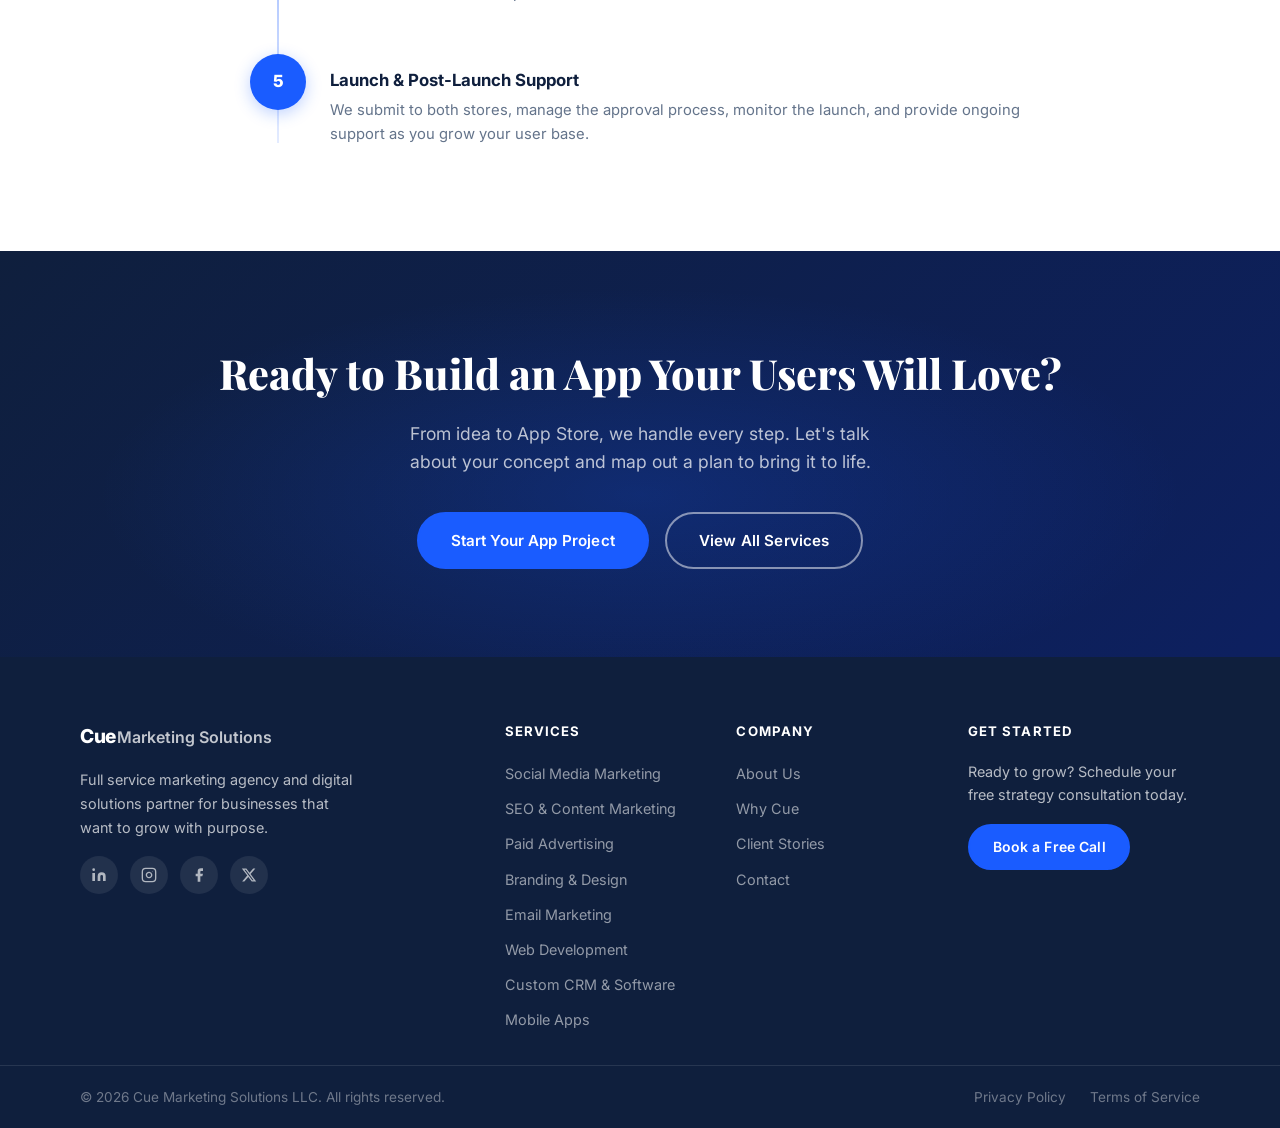
<file: mobile-app-development.html>
<!DOCTYPE html>
<html lang="en">
<head>
  <meta charset="UTF-8" />
  <meta name="viewport" content="width=device-width, initial-scale=1.0" />
  <title>Mobile App Development | Cue Marketing Solutions LLC</title>
  <link rel="preconnect" href="https://fonts.googleapis.com" />
  <link rel="preconnect" href="https://fonts.gstatic.com" crossorigin />
  <link rel="icon" href="data:image/svg+xml,<svg xmlns='http://www.w3.org/2000/svg' viewBox='0 0 100 100'><rect width='100' height='100' rx='18' fill='%231a5cff'/><text y='.9em' font-size='70' x='50%' dominant-baseline='top' text-anchor='middle' fill='white' font-family='Arial,sans-serif' font-weight='bold'>C</text></svg>" />
  <link href="https://fonts.googleapis.com/css2?family=Inter:wght@300;400;500;600;700;800&family=Playfair+Display:wght@700;800&display=swap" rel="stylesheet" />
  <link rel="stylesheet" href="styles.css" />
  <link rel="stylesheet" href="service-detail.css" />
</head>
<body>

  <!-- NAVBAR -->
  <nav class="navbar" id="navbar">
    <div class="container nav-inner">
      <a href="index.html" class="logo">
        <span class="logo-cue">Cue</span><span class="logo-rest"> Marketing Solutions</span>
      </a>
      <ul class="nav-links" id="navLinks">
        <li><a href="index.html#services">Services</a></li>
        <li><a href="index.html#about">About</a></li>
        <li><a href="index.html#why-us">Why Us</a></li>
        <li><a href="index.html#testimonials">Testimonials</a></li>
        <li><a href="index.html#contact" class="nav-cta">Get Started</a></li>
      </ul>
      <button class="hamburger" id="hamburger" aria-label="Toggle menu">
        <span></span><span></span><span></span>
      </button>
    </div>
  </nav>

  <!-- HERO -->
  <section class="sp-hero">
    <div class="container">
      <p class="sp-breadcrumb">
        <a href="index.html">Home</a><span>/</span>
        <a href="index.html#services">Services</a><span>/</span>
        Mobile App Development
      </p>
      <div class="sp-hero-icon">
        <svg viewBox="0 0 24 24" fill="none" stroke="currentColor" stroke-width="1.8"><rect x="5" y="2" width="14" height="20" rx="2" ry="2"/><line x1="12" y1="18" x2="12.01" y2="18" stroke-linecap="round" stroke-width="2.5"/></svg>
      </div>
      <h1>Apps That Users Love<br />Coming Back To</h1>
      <p>Native iOS and Android apps, cross-platform solutions, and seamless user experiences engineered to engage, retain, and grow your audience.</p>
      <div class="sp-hero-btns">
        <a href="index.html#contact" class="btn btn-primary">Start Your App Project</a>
        <a href="index.html#contact" class="btn btn-outline">Free Project Scoping Call</a>
      </div>
    </div>
  </section>

  <!-- OVERVIEW -->
  <section class="sp-section">
    <div class="container sp-overview">
      <div class="sp-overview-text">
        <h2>Your Idea Deserves More Than a Template</h2>
        <p>The best apps are not just functional, they are delightful to use. Every tap, swipe, and screen transition should feel intentional. At Cue, we combine strategic UX thinking with expert engineering to build mobile apps that perform beautifully on iOS and Android.</p>
        <p>Whether you need a consumer-facing app, a client portal, or an internal operations tool, we handle every phase from concept and design through development, submission, and post-launch support.</p>
        <a href="index.html#contact" class="btn btn-primary">Book a Free Consultation</a>
      </div>
      <ul class="sp-bullets">
        <li><span class="sp-check"></span>iOS app development with Swift and SwiftUI</li>
        <li><span class="sp-check"></span>Android app development with Kotlin</li>
        <li><span class="sp-check"></span>Cross-platform apps with React Native or Flutter</li>
        <li><span class="sp-check"></span>UX research, wireframing, and interactive prototyping</li>
        <li><span class="sp-check"></span>Backend API and database development</li>
        <li><span class="sp-check"></span>App Store and Google Play submission and approval</li>
        <li><span class="sp-check"></span>Push notifications, in-app analytics, and crash reporting</li>
        <li><span class="sp-check"></span>Ongoing updates, new features, and OS compatibility</li>
      </ul>
    </div>
  </section>

  <!-- WHAT'S INCLUDED -->
  <section class="sp-section sp-section--alt">
    <div class="container">
      <div class="sp-section-header">
        <h2>What's Included</h2>
        <p>Full-lifecycle mobile app development from first sketch to launch day and everything that comes after.</p>
      </div>
      <div class="sp-includes-grid">
        <div class="sp-include-card">
          <div class="sp-include-icon">
            <svg viewBox="0 0 24 24" fill="none" stroke="currentColor" stroke-width="1.8"><path d="M12 2C6.477 2 2 6.477 2 12s4.477 10 10 10 10-4.477 10-10S17.523 2 12 2z"/><path d="M8 12l2 2 4-4"/></svg>
          </div>
          <h3>iOS Development (Swift/SwiftUI)</h3>
          <p>Native iPhone and iPad apps built with Swift and SwiftUI for the smoothest possible performance and a fully native iOS experience.</p>
        </div>
        <div class="sp-include-card">
          <div class="sp-include-icon">
            <svg viewBox="0 0 24 24" fill="none" stroke="currentColor" stroke-width="1.8"><rect x="5" y="2" width="14" height="20" rx="2" ry="2"/><path d="M9 7h6M9 11h6M9 15h4"/></svg>
          </div>
          <h3>Android Development (Kotlin)</h3>
          <p>Native Android apps built with Kotlin that feel right at home on every Android device, from the latest flagships to mid-range handsets.</p>
        </div>
        <div class="sp-include-card">
          <div class="sp-include-icon">
            <svg viewBox="0 0 24 24" fill="none" stroke="currentColor" stroke-width="1.8"><polyline points="16 18 22 12 16 6"/><polyline points="8 6 2 12 8 18"/></svg>
          </div>
          <h3>Cross-Platform (React Native / Flutter)</h3>
          <p>One codebase, two platforms. React Native and Flutter deliver near-native experiences on both iOS and Android from a single build.</p>
        </div>
        <div class="sp-include-card">
          <div class="sp-include-icon">
            <svg viewBox="0 0 24 24" fill="none" stroke="currentColor" stroke-width="1.8"><path d="M12 20h9"/><path d="M16.5 3.5a2.121 2.121 0 013 3L7 19l-4 1 1-4L16.5 3.5z"/></svg>
          </div>
          <h3>UI/UX Design for Mobile</h3>
          <p>User research, personas, wireframes, and high-fidelity interactive prototypes designed for maximum usability and engagement.</p>
        </div>
        <div class="sp-include-card">
          <div class="sp-include-icon">
            <svg viewBox="0 0 24 24" fill="none" stroke="currentColor" stroke-width="1.8"><ellipse cx="12" cy="5" rx="9" ry="3"/><path d="M21 12c0 1.66-4 3-9 3s-9-1.34-9-3"/><path d="M3 5v14c0 1.66 4 3 9 3s9-1.34 9-3V5"/></svg>
          </div>
          <h3>Backend & API Development</h3>
          <p>Scalable server infrastructure, RESTful APIs, and database design to power your app's features, authentication, and data storage.</p>
        </div>
        <div class="sp-include-card">
          <div class="sp-include-icon">
            <svg viewBox="0 0 24 24" fill="none" stroke="currentColor" stroke-width="1.8"><path d="M21 16V8a2 2 0 0 0-1-1.73l-7-4a2 2 0 0 0-2 0l-7 4A2 2 0 0 0 3 8v8a2 2 0 0 0 1 1.73l7 4a2 2 0 0 0 2 0l7-4A2 2 0 0 0 21 16z"/></svg>
          </div>
          <h3>App Store & Play Store Submission</h3>
          <p>We handle the full submission process for both stores, including screenshots, descriptions, compliance reviews, and approval management.</p>
        </div>
        <div class="sp-include-card">
          <div class="sp-include-icon">
            <svg viewBox="0 0 24 24" fill="none" stroke="currentColor" stroke-width="1.8"><path d="M18 8A6 6 0 0 0 6 8c0 7-3 9-3 9h18s-3-2-3-9"/><path d="M13.73 21a2 2 0 0 1-3.46 0"/></svg>
          </div>
          <h3>Push Notifications & Analytics</h3>
          <p>In-app analytics, user behavior tracking, push notification systems, and crash reporting configured from launch day.</p>
        </div>
        <div class="sp-include-card">
          <div class="sp-include-icon">
            <svg viewBox="0 0 24 24" fill="none" stroke="currentColor" stroke-width="1.8"><path d="M14.7 6.3a1 1 0 0 0 0 1.4l1.6 1.6a1 1 0 0 0 1.4 0l3.77-3.77a6 6 0 0 1-7.94 7.94l-6.91 6.91a2.12 2.12 0 0 1-3-3l6.91-6.91a6 6 0 0 1 7.94-7.94l-3.76 3.76z"/></svg>
          </div>
          <h3>Ongoing Updates & Support</h3>
          <p>Post-launch support plans covering OS updates, new feature development, performance improvements, and user feedback iterations.</p>
        </div>
      </div>
    </div>
  </section>

  <!-- PROCESS -->
  <section class="sp-section">
    <div class="container">
      <div class="sp-section-header">
        <h2>Our App Development Process</h2>
        <p>Structured, collaborative, and built to ship an app you and your users will love.</p>
      </div>
      <div class="sp-steps">
        <div class="sp-step">
          <div class="sp-step-num">1</div>
          <div class="sp-step-body">
            <h3>Discovery & Scoping</h3>
            <p>We explore your concept, define the feature set, identify your target users, and create a detailed project scope and timeline.</p>
          </div>
        </div>
        <div class="sp-step">
          <div class="sp-step-num">2</div>
          <div class="sp-step-body">
            <h3>UX/UI Design & Prototype</h3>
            <p>We design every screen with user flow in mind, producing an interactive prototype you can test with real users before development begins.</p>
          </div>
        </div>
        <div class="sp-step">
          <div class="sp-step-num">3</div>
          <div class="sp-step-body">
            <h3>Development Sprints</h3>
            <p>Agile two-week sprints with regular builds delivered to your device for review, keeping you involved and informed as the app takes shape.</p>
          </div>
        </div>
        <div class="sp-step">
          <div class="sp-step-num">4</div>
          <div class="sp-step-body">
            <h3>QA & Beta Testing</h3>
            <p>Comprehensive testing across devices and OS versions, including a beta program to gather real user feedback before the public launch.</p>
          </div>
        </div>
        <div class="sp-step">
          <div class="sp-step-num">5</div>
          <div class="sp-step-body">
            <h3>Launch & Post-Launch Support</h3>
            <p>We submit to both stores, manage the approval process, monitor the launch, and provide ongoing support as you grow your user base.</p>
          </div>
        </div>
      </div>
    </div>
  </section>

  <!-- CTA -->
  <section class="sp-cta">
    <div class="container">
      <h2>Ready to Build an App Your Users Will Love?</h2>
      <p>From idea to App Store, we handle every step. Let's talk about your concept and map out a plan to bring it to life.</p>
      <div class="sp-cta-btns">
        <a href="index.html#contact" class="btn btn-primary">Start Your App Project</a>
        <a href="index.html#services" class="btn btn-outline">View All Services</a>
      </div>
    </div>
  </section>

  <!-- FOOTER -->
  <footer class="footer">
    <div class="container footer-inner">
      <div class="footer-brand">
        <a href="index.html" class="logo">
          <span class="logo-cue">Cue</span><span class="logo-rest"> Marketing Solutions</span>
        </a>
        <p>Full service marketing agency and digital solutions partner for businesses that want to grow with purpose.</p>
        <div class="social-links">
          <a href="#" aria-label="LinkedIn" class="social-link"><svg viewBox="0 0 24 24" fill="currentColor"><path d="M16 8a6 6 0 016 6v7h-4v-7a2 2 0 00-2-2 2 2 0 00-2 2v7h-4v-7a6 6 0 016-6zM2 9h4v12H2z"/><circle cx="4" cy="4" r="2"/></svg></a>
          <a href="#" aria-label="Instagram" class="social-link"><svg viewBox="0 0 24 24" fill="none" stroke="currentColor" stroke-width="2"><path d="M17 2H7a5 5 0 00-5 5v10a5 5 0 005 5h10a5 5 0 005-5V7a5 5 0 00-5-5z"/><path d="M16 11.37A4 4 0 1112.63 8 4 4 0 0116 11.37z"/><circle cx="17.5" cy="6.5" r=".5" fill="currentColor" stroke="none"/></svg></a>
          <a href="#" aria-label="Facebook" class="social-link"><svg viewBox="0 0 24 24" fill="currentColor"><path d="M18 2h-3a5 5 0 00-5 5v3H7v4h3v8h4v-8h3l1-4h-4V7a1 1 0 011-1h3z"/></svg></a>
          <a href="#" aria-label="Twitter/X" class="social-link"><svg viewBox="0 0 24 24" fill="currentColor"><path d="M18.244 2.25h3.308l-7.227 8.26 8.502 11.24H16.17l-5.214-6.817L4.99 21.75H1.68l7.73-8.835L1.254 2.25H8.08l4.713 6.231zm-1.161 17.52h1.833L7.084 4.126H5.117z"/></svg></a>
        </div>
      </div>
      <div class="footer-col">
        <h4>Services</h4>
        <ul>
          <li><a href="social-media-marketing.html">Social Media Marketing</a></li>
          <li><a href="seo-content-marketing.html">SEO &amp; Content Marketing</a></li>
          <li><a href="paid-advertising.html">Paid Advertising</a></li>
          <li><a href="branding-design.html">Branding &amp; Design</a></li>
          <li><a href="email-marketing.html">Email Marketing</a></li>
          <li><a href="web-design-development.html">Web Development</a></li>
          <li><a href="custom-crm-software.html">Custom CRM &amp; Software</a></li>
          <li><a href="mobile-app-development.html">Mobile Apps</a></li>
        </ul>
      </div>
      <div class="footer-col">
        <h4>Company</h4>
        <ul>
          <li><a href="index.html#about">About Us</a></li>
          <li><a href="index.html#why-us">Why Cue</a></li>
          <li><a href="index.html#testimonials">Client Stories</a></li>
          <li><a href="index.html#contact">Contact</a></li>
        </ul>
      </div>
      <div class="footer-col">
        <h4>Get Started</h4>
        <p class="footer-cta-text">Ready to grow? Schedule your free strategy consultation today.</p>
        <a href="index.html#contact" class="btn btn-primary btn-sm">Book a Free Call</a>
      </div>
    </div>
    <div class="footer-bottom">
      <div class="container">
        <p>&copy; 2026 Cue Marketing Solutions LLC. All rights reserved.</p>
        <div class="footer-legal"><a href="#">Privacy Policy</a><a href="#">Terms of Service</a></div>
      </div>
    </div>
  </footer>

  <script src="script.js"></script>
</body>
</html>
</file>
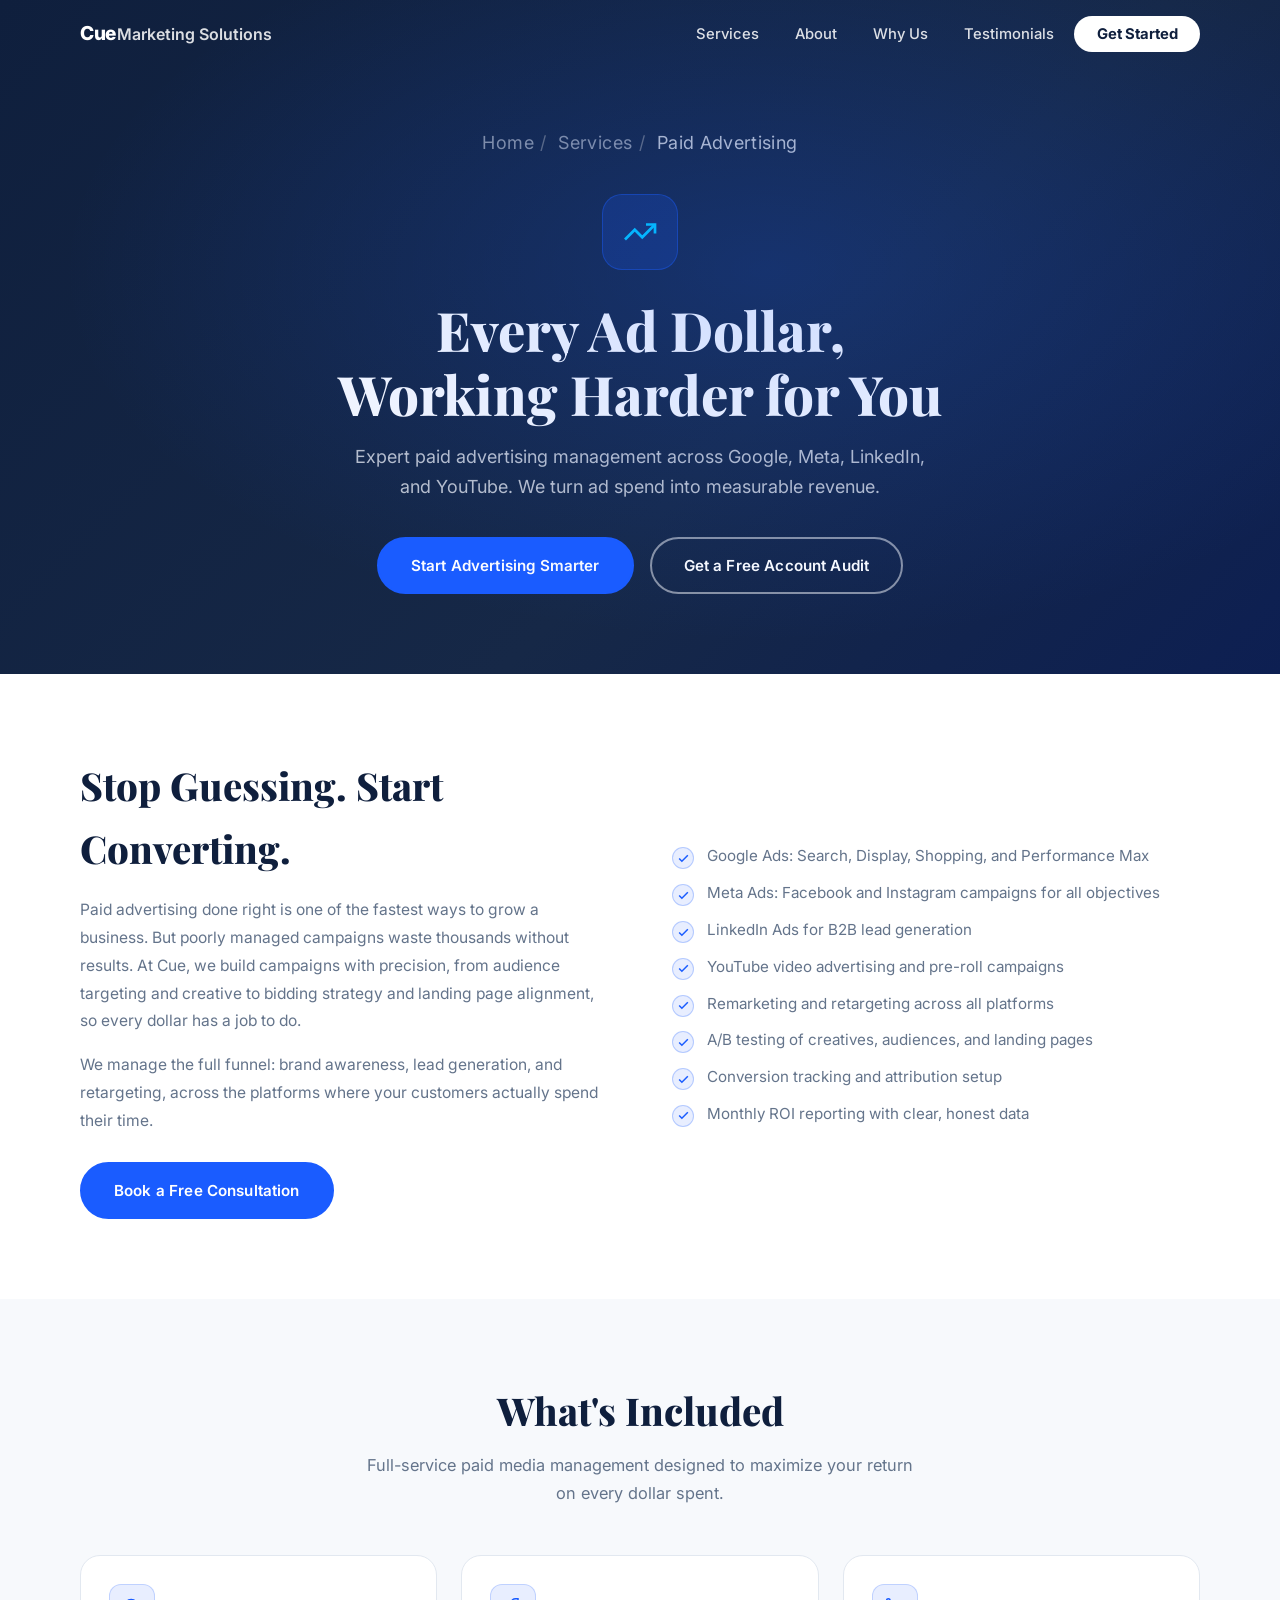
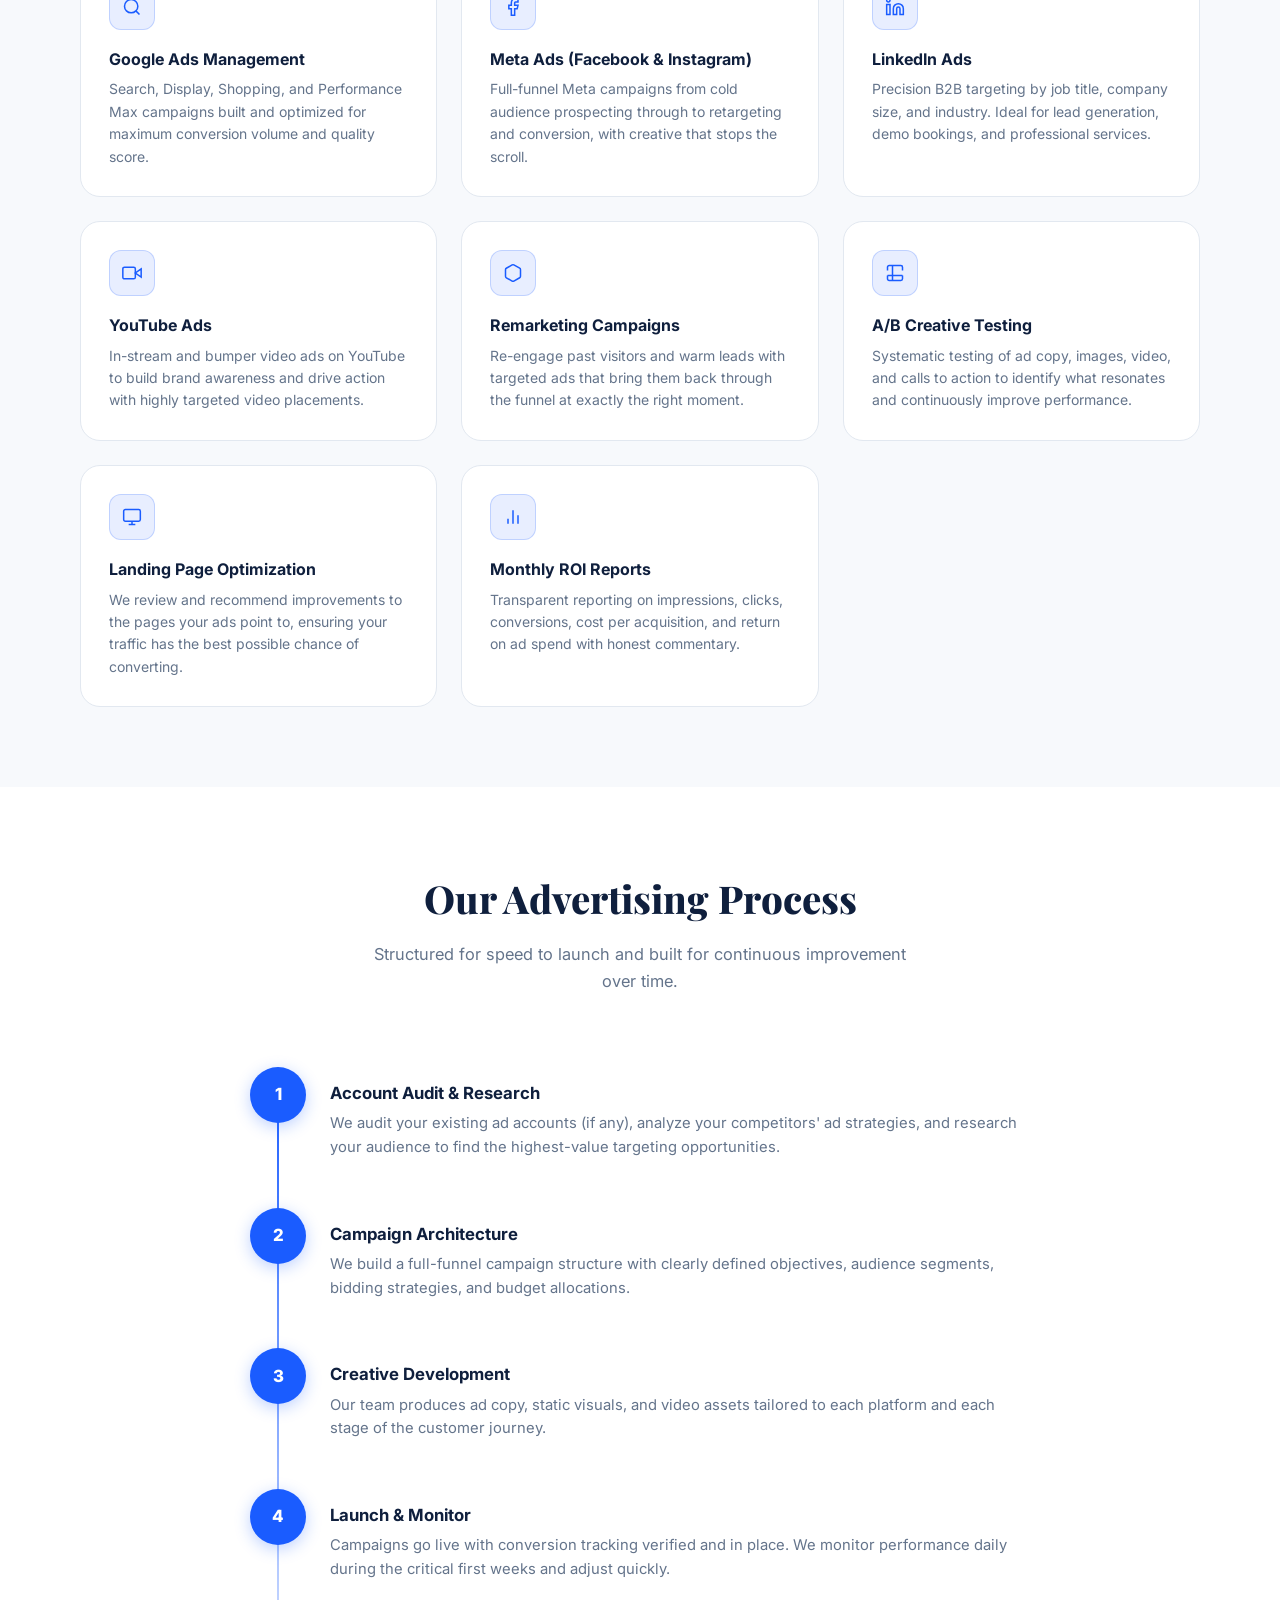
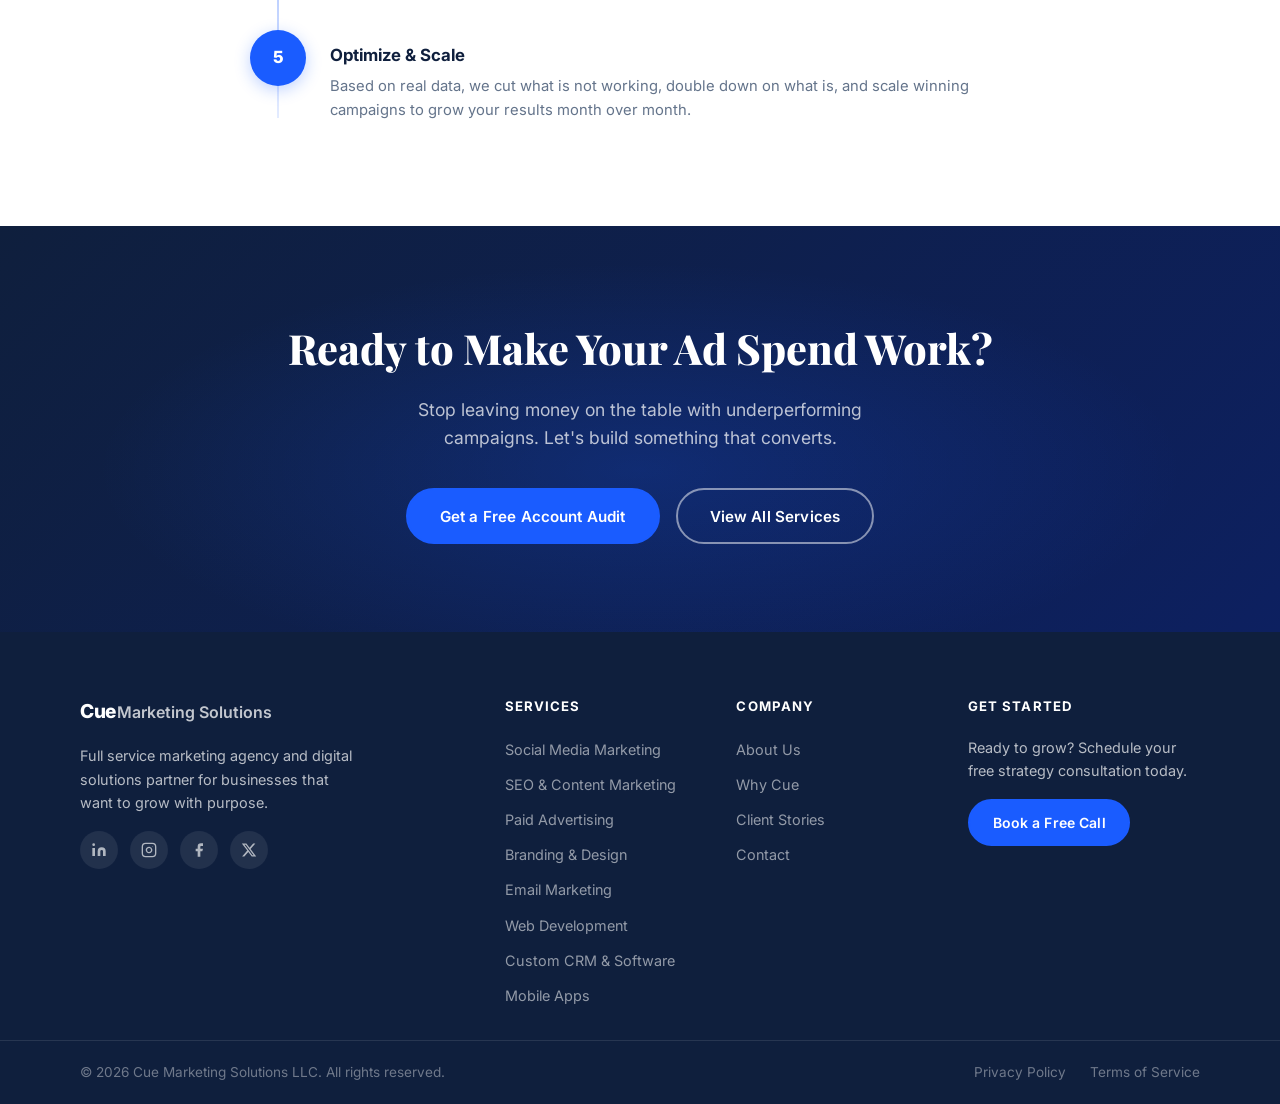
<file: paid-advertising.html>
<!DOCTYPE html>
<html lang="en">
<head>
  <meta charset="UTF-8" />
  <meta name="viewport" content="width=device-width, initial-scale=1.0" />
  <title>Paid Advertising | Cue Marketing Solutions LLC</title>
  <link rel="preconnect" href="https://fonts.googleapis.com" />
  <link rel="preconnect" href="https://fonts.gstatic.com" crossorigin />
  <link rel="icon" href="data:image/svg+xml,<svg xmlns='http://www.w3.org/2000/svg' viewBox='0 0 100 100'><rect width='100' height='100' rx='18' fill='%231a5cff'/><text y='.9em' font-size='70' x='50%' dominant-baseline='top' text-anchor='middle' fill='white' font-family='Arial,sans-serif' font-weight='bold'>C</text></svg>" />
  <link href="https://fonts.googleapis.com/css2?family=Inter:wght@300;400;500;600;700;800&family=Playfair+Display:wght@700;800&display=swap" rel="stylesheet" />
  <link rel="stylesheet" href="styles.css" />
  <link rel="stylesheet" href="service-detail.css" />
</head>
<body>

  <!-- NAVBAR -->
  <nav class="navbar" id="navbar">
    <div class="container nav-inner">
      <a href="index.html" class="logo">
        <span class="logo-cue">Cue</span><span class="logo-rest"> Marketing Solutions</span>
      </a>
      <ul class="nav-links" id="navLinks">
        <li><a href="index.html#services">Services</a></li>
        <li><a href="index.html#about">About</a></li>
        <li><a href="index.html#why-us">Why Us</a></li>
        <li><a href="index.html#testimonials">Testimonials</a></li>
        <li><a href="index.html#contact" class="nav-cta">Get Started</a></li>
      </ul>
      <button class="hamburger" id="hamburger" aria-label="Toggle menu">
        <span></span><span></span><span></span>
      </button>
    </div>
  </nav>

  <!-- HERO -->
  <section class="sp-hero">
    <div class="container">
      <p class="sp-breadcrumb">
        <a href="index.html">Home</a><span>/</span>
        <a href="index.html#services">Services</a><span>/</span>
        Paid Advertising
      </p>
      <div class="sp-hero-icon">
        <svg viewBox="0 0 24 24" fill="none" stroke="currentColor" stroke-width="1.8"><polyline points="22 7 13.5 15.5 8.5 10.5 2 17"/><polyline points="16 7 22 7 22 13"/></svg>
      </div>
      <h1>Every Ad Dollar,<br />Working Harder for You</h1>
      <p>Expert paid advertising management across Google, Meta, LinkedIn, and YouTube. We turn ad spend into measurable revenue.</p>
      <div class="sp-hero-btns">
        <a href="index.html#contact" class="btn btn-primary">Start Advertising Smarter</a>
        <a href="index.html#contact" class="btn btn-outline">Get a Free Account Audit</a>
      </div>
    </div>
  </section>

  <!-- OVERVIEW -->
  <section class="sp-section">
    <div class="container sp-overview">
      <div class="sp-overview-text">
        <h2>Stop Guessing. Start Converting.</h2>
        <p>Paid advertising done right is one of the fastest ways to grow a business. But poorly managed campaigns waste thousands without results. At Cue, we build campaigns with precision, from audience targeting and creative to bidding strategy and landing page alignment, so every dollar has a job to do.</p>
        <p>We manage the full funnel: brand awareness, lead generation, and retargeting, across the platforms where your customers actually spend their time.</p>
        <a href="index.html#contact" class="btn btn-primary">Book a Free Consultation</a>
      </div>
      <ul class="sp-bullets">
        <li><span class="sp-check"></span>Google Ads: Search, Display, Shopping, and Performance Max</li>
        <li><span class="sp-check"></span>Meta Ads: Facebook and Instagram campaigns for all objectives</li>
        <li><span class="sp-check"></span>LinkedIn Ads for B2B lead generation</li>
        <li><span class="sp-check"></span>YouTube video advertising and pre-roll campaigns</li>
        <li><span class="sp-check"></span>Remarketing and retargeting across all platforms</li>
        <li><span class="sp-check"></span>A/B testing of creatives, audiences, and landing pages</li>
        <li><span class="sp-check"></span>Conversion tracking and attribution setup</li>
        <li><span class="sp-check"></span>Monthly ROI reporting with clear, honest data</li>
      </ul>
    </div>
  </section>

  <!-- WHAT'S INCLUDED -->
  <section class="sp-section sp-section--alt">
    <div class="container">
      <div class="sp-section-header">
        <h2>What's Included</h2>
        <p>Full-service paid media management designed to maximize your return on every dollar spent.</p>
      </div>
      <div class="sp-includes-grid">
        <div class="sp-include-card">
          <div class="sp-include-icon">
            <svg viewBox="0 0 24 24" fill="none" stroke="currentColor" stroke-width="1.8"><circle cx="11" cy="11" r="8"/><path d="M21 21l-4.35-4.35"/></svg>
          </div>
          <h3>Google Ads Management</h3>
          <p>Search, Display, Shopping, and Performance Max campaigns built and optimized for maximum conversion volume and quality score.</p>
        </div>
        <div class="sp-include-card">
          <div class="sp-include-icon">
            <svg viewBox="0 0 24 24" fill="none" stroke="currentColor" stroke-width="1.8"><path d="M18 2h-3a5 5 0 00-5 5v3H7v4h3v8h4v-8h3l1-4h-4V7a1 1 0 011-1h3z"/></svg>
          </div>
          <h3>Meta Ads (Facebook & Instagram)</h3>
          <p>Full-funnel Meta campaigns from cold audience prospecting through to retargeting and conversion, with creative that stops the scroll.</p>
        </div>
        <div class="sp-include-card">
          <div class="sp-include-icon">
            <svg viewBox="0 0 24 24" fill="none" stroke="currentColor" stroke-width="1.8"><path d="M16 8a6 6 0 016 6v7h-4v-7a2 2 0 00-2-2 2 2 0 00-2 2v7h-4v-7a6 6 0 016-6zM2 9h4v12H2z"/><circle cx="4" cy="4" r="2"/></svg>
          </div>
          <h3>LinkedIn Ads</h3>
          <p>Precision B2B targeting by job title, company size, and industry. Ideal for lead generation, demo bookings, and professional services.</p>
        </div>
        <div class="sp-include-card">
          <div class="sp-include-icon">
            <svg viewBox="0 0 24 24" fill="none" stroke="currentColor" stroke-width="1.8"><polygon points="23 7 16 12 23 17 23 7"/><rect x="1" y="5" width="15" height="14" rx="2" ry="2"/></svg>
          </div>
          <h3>YouTube Ads</h3>
          <p>In-stream and bumper video ads on YouTube to build brand awareness and drive action with highly targeted video placements.</p>
        </div>
        <div class="sp-include-card">
          <div class="sp-include-icon">
            <svg viewBox="0 0 24 24" fill="none" stroke="currentColor" stroke-width="1.8"><path d="M21 16V8a2 2 0 0 0-1-1.73l-7-4a2 2 0 0 0-2 0l-7 4A2 2 0 0 0 3 8v8a2 2 0 0 0 1 1.73l7 4a2 2 0 0 0 2 0l7-4A2 2 0 0 0 21 16z"/></svg>
          </div>
          <h3>Remarketing Campaigns</h3>
          <p>Re-engage past visitors and warm leads with targeted ads that bring them back through the funnel at exactly the right moment.</p>
        </div>
        <div class="sp-include-card">
          <div class="sp-include-icon">
            <svg viewBox="0 0 24 24" fill="none" stroke="currentColor" stroke-width="1.8"><path d="M9 3H5a2 2 0 0 0-2 2v4m6-6h10a2 2 0 0 1 2 2v4M9 3v18m0 0h10a2 2 0 0 0 2-2v-4M9 21H5a2 2 0 0 1-2-2v-4m0 0h18"/></svg>
          </div>
          <h3>A/B Creative Testing</h3>
          <p>Systematic testing of ad copy, images, video, and calls to action to identify what resonates and continuously improve performance.</p>
        </div>
        <div class="sp-include-card">
          <div class="sp-include-icon">
            <svg viewBox="0 0 24 24" fill="none" stroke="currentColor" stroke-width="1.8"><rect x="2" y="3" width="20" height="14" rx="2" ry="2"/><line x1="8" y1="21" x2="16" y2="21"/><line x1="12" y1="17" x2="12" y2="21"/></svg>
          </div>
          <h3>Landing Page Optimization</h3>
          <p>We review and recommend improvements to the pages your ads point to, ensuring your traffic has the best possible chance of converting.</p>
        </div>
        <div class="sp-include-card">
          <div class="sp-include-icon">
            <svg viewBox="0 0 24 24" fill="none" stroke="currentColor" stroke-width="1.8"><line x1="18" y1="20" x2="18" y2="10"/><line x1="12" y1="20" x2="12" y2="4"/><line x1="6" y1="20" x2="6" y2="14"/></svg>
          </div>
          <h3>Monthly ROI Reports</h3>
          <p>Transparent reporting on impressions, clicks, conversions, cost per acquisition, and return on ad spend with honest commentary.</p>
        </div>
      </div>
    </div>
  </section>

  <!-- PROCESS -->
  <section class="sp-section">
    <div class="container">
      <div class="sp-section-header">
        <h2>Our Advertising Process</h2>
        <p>Structured for speed to launch and built for continuous improvement over time.</p>
      </div>
      <div class="sp-steps">
        <div class="sp-step">
          <div class="sp-step-num">1</div>
          <div class="sp-step-body">
            <h3>Account Audit & Research</h3>
            <p>We audit your existing ad accounts (if any), analyze your competitors' ad strategies, and research your audience to find the highest-value targeting opportunities.</p>
          </div>
        </div>
        <div class="sp-step">
          <div class="sp-step-num">2</div>
          <div class="sp-step-body">
            <h3>Campaign Architecture</h3>
            <p>We build a full-funnel campaign structure with clearly defined objectives, audience segments, bidding strategies, and budget allocations.</p>
          </div>
        </div>
        <div class="sp-step">
          <div class="sp-step-num">3</div>
          <div class="sp-step-body">
            <h3>Creative Development</h3>
            <p>Our team produces ad copy, static visuals, and video assets tailored to each platform and each stage of the customer journey.</p>
          </div>
        </div>
        <div class="sp-step">
          <div class="sp-step-num">4</div>
          <div class="sp-step-body">
            <h3>Launch & Monitor</h3>
            <p>Campaigns go live with conversion tracking verified and in place. We monitor performance daily during the critical first weeks and adjust quickly.</p>
          </div>
        </div>
        <div class="sp-step">
          <div class="sp-step-num">5</div>
          <div class="sp-step-body">
            <h3>Optimize & Scale</h3>
            <p>Based on real data, we cut what is not working, double down on what is, and scale winning campaigns to grow your results month over month.</p>
          </div>
        </div>
      </div>
    </div>
  </section>

  <!-- CTA -->
  <section class="sp-cta">
    <div class="container">
      <h2>Ready to Make Your Ad Spend Work?</h2>
      <p>Stop leaving money on the table with underperforming campaigns. Let's build something that converts.</p>
      <div class="sp-cta-btns">
        <a href="index.html#contact" class="btn btn-primary">Get a Free Account Audit</a>
        <a href="index.html#services" class="btn btn-outline">View All Services</a>
      </div>
    </div>
  </section>

  <!-- FOOTER -->
  <footer class="footer">
    <div class="container footer-inner">
      <div class="footer-brand">
        <a href="index.html" class="logo">
          <span class="logo-cue">Cue</span><span class="logo-rest"> Marketing Solutions</span>
        </a>
        <p>Full service marketing agency and digital solutions partner for businesses that want to grow with purpose.</p>
        <div class="social-links">
          <a href="#" aria-label="LinkedIn" class="social-link"><svg viewBox="0 0 24 24" fill="currentColor"><path d="M16 8a6 6 0 016 6v7h-4v-7a2 2 0 00-2-2 2 2 0 00-2 2v7h-4v-7a6 6 0 016-6zM2 9h4v12H2z"/><circle cx="4" cy="4" r="2"/></svg></a>
          <a href="#" aria-label="Instagram" class="social-link"><svg viewBox="0 0 24 24" fill="none" stroke="currentColor" stroke-width="2"><path d="M17 2H7a5 5 0 00-5 5v10a5 5 0 005 5h10a5 5 0 005-5V7a5 5 0 00-5-5z"/><path d="M16 11.37A4 4 0 1112.63 8 4 4 0 0116 11.37z"/><circle cx="17.5" cy="6.5" r=".5" fill="currentColor" stroke="none"/></svg></a>
          <a href="#" aria-label="Facebook" class="social-link"><svg viewBox="0 0 24 24" fill="currentColor"><path d="M18 2h-3a5 5 0 00-5 5v3H7v4h3v8h4v-8h3l1-4h-4V7a1 1 0 011-1h3z"/></svg></a>
          <a href="#" aria-label="Twitter/X" class="social-link"><svg viewBox="0 0 24 24" fill="currentColor"><path d="M18.244 2.25h3.308l-7.227 8.26 8.502 11.24H16.17l-5.214-6.817L4.99 21.75H1.68l7.73-8.835L1.254 2.25H8.08l4.713 6.231zm-1.161 17.52h1.833L7.084 4.126H5.117z"/></svg></a>
        </div>
      </div>
      <div class="footer-col">
        <h4>Services</h4>
        <ul>
          <li><a href="social-media-marketing.html">Social Media Marketing</a></li>
          <li><a href="seo-content-marketing.html">SEO &amp; Content Marketing</a></li>
          <li><a href="paid-advertising.html">Paid Advertising</a></li>
          <li><a href="branding-design.html">Branding &amp; Design</a></li>
          <li><a href="email-marketing.html">Email Marketing</a></li>
          <li><a href="web-design-development.html">Web Development</a></li>
          <li><a href="custom-crm-software.html">Custom CRM &amp; Software</a></li>
          <li><a href="mobile-app-development.html">Mobile Apps</a></li>
        </ul>
      </div>
      <div class="footer-col">
        <h4>Company</h4>
        <ul>
          <li><a href="index.html#about">About Us</a></li>
          <li><a href="index.html#why-us">Why Cue</a></li>
          <li><a href="index.html#testimonials">Client Stories</a></li>
          <li><a href="index.html#contact">Contact</a></li>
        </ul>
      </div>
      <div class="footer-col">
        <h4>Get Started</h4>
        <p class="footer-cta-text">Ready to grow? Schedule your free strategy consultation today.</p>
        <a href="index.html#contact" class="btn btn-primary btn-sm">Book a Free Call</a>
      </div>
    </div>
    <div class="footer-bottom">
      <div class="container">
        <p>&copy; 2026 Cue Marketing Solutions LLC. All rights reserved.</p>
        <div class="footer-legal"><a href="#">Privacy Policy</a><a href="#">Terms of Service</a></div>
      </div>
    </div>
  </footer>

  <script src="script.js"></script>
</body>
</html>
</file>
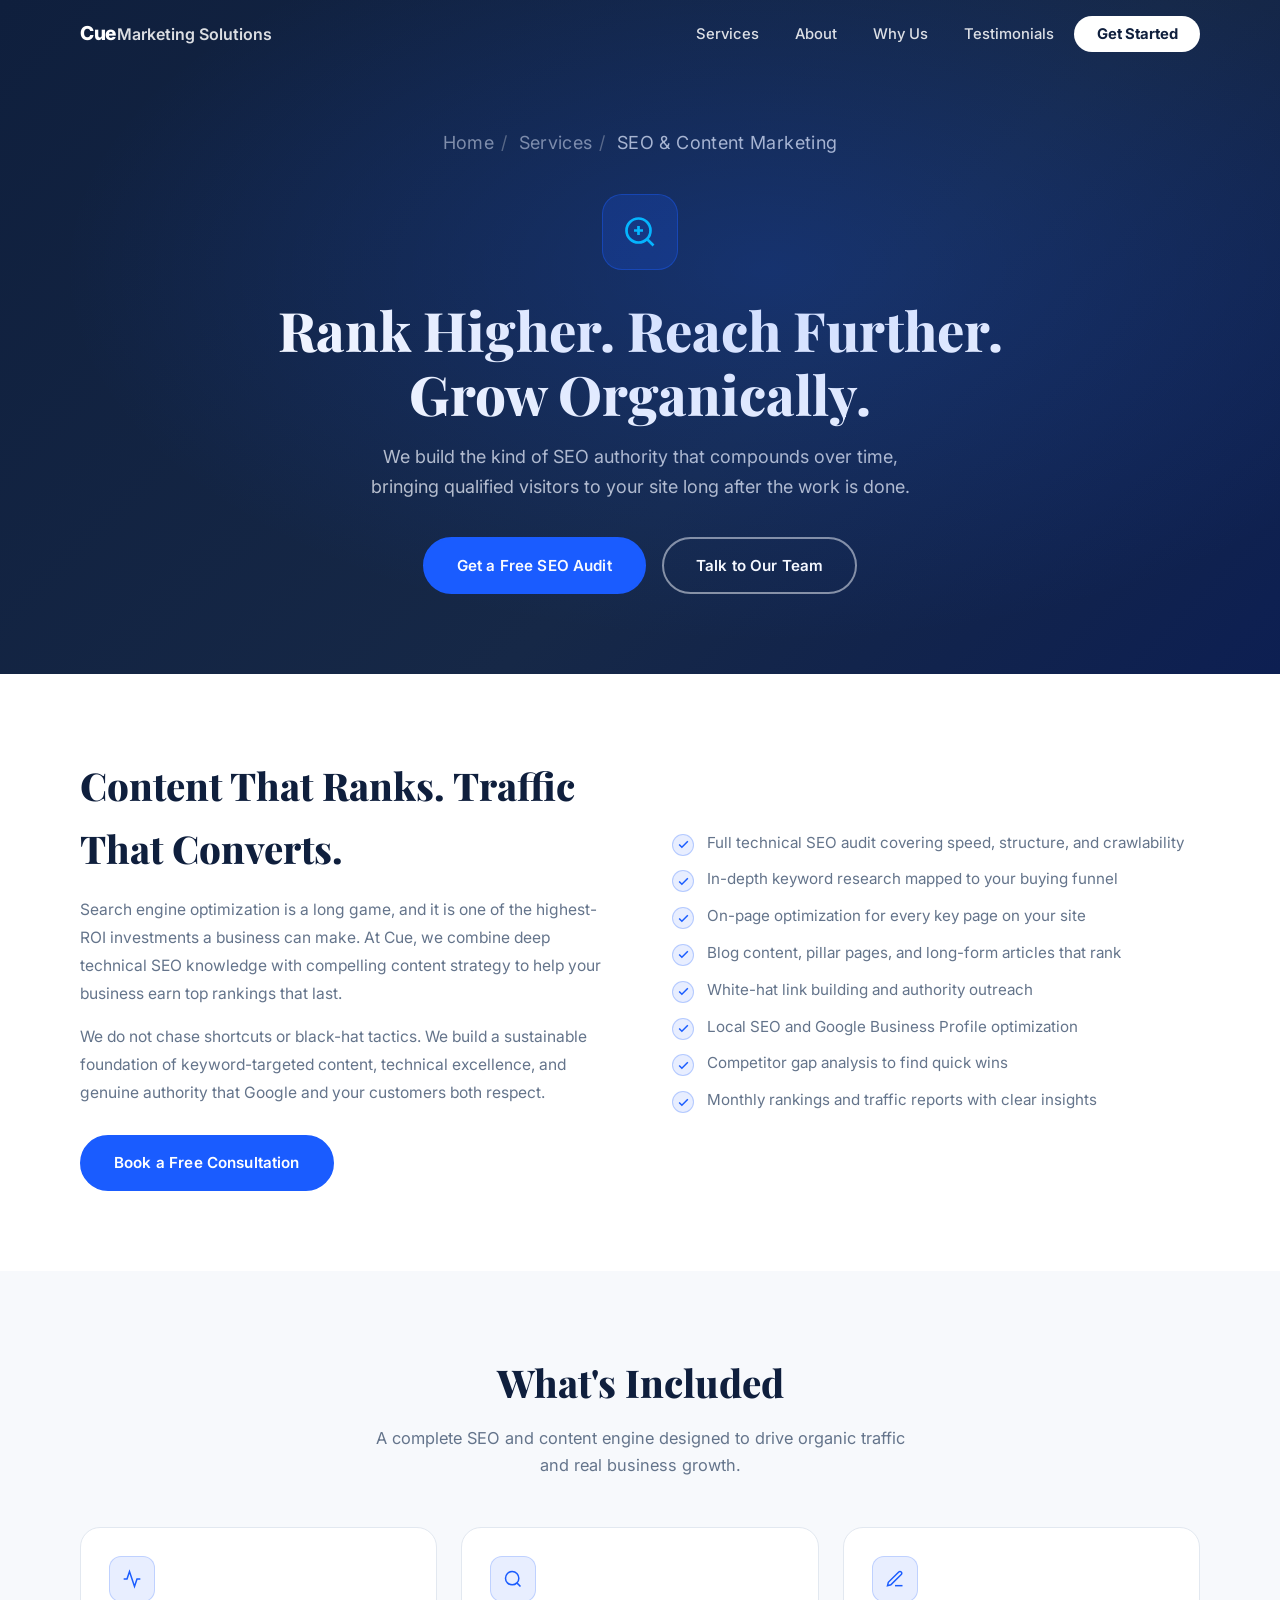
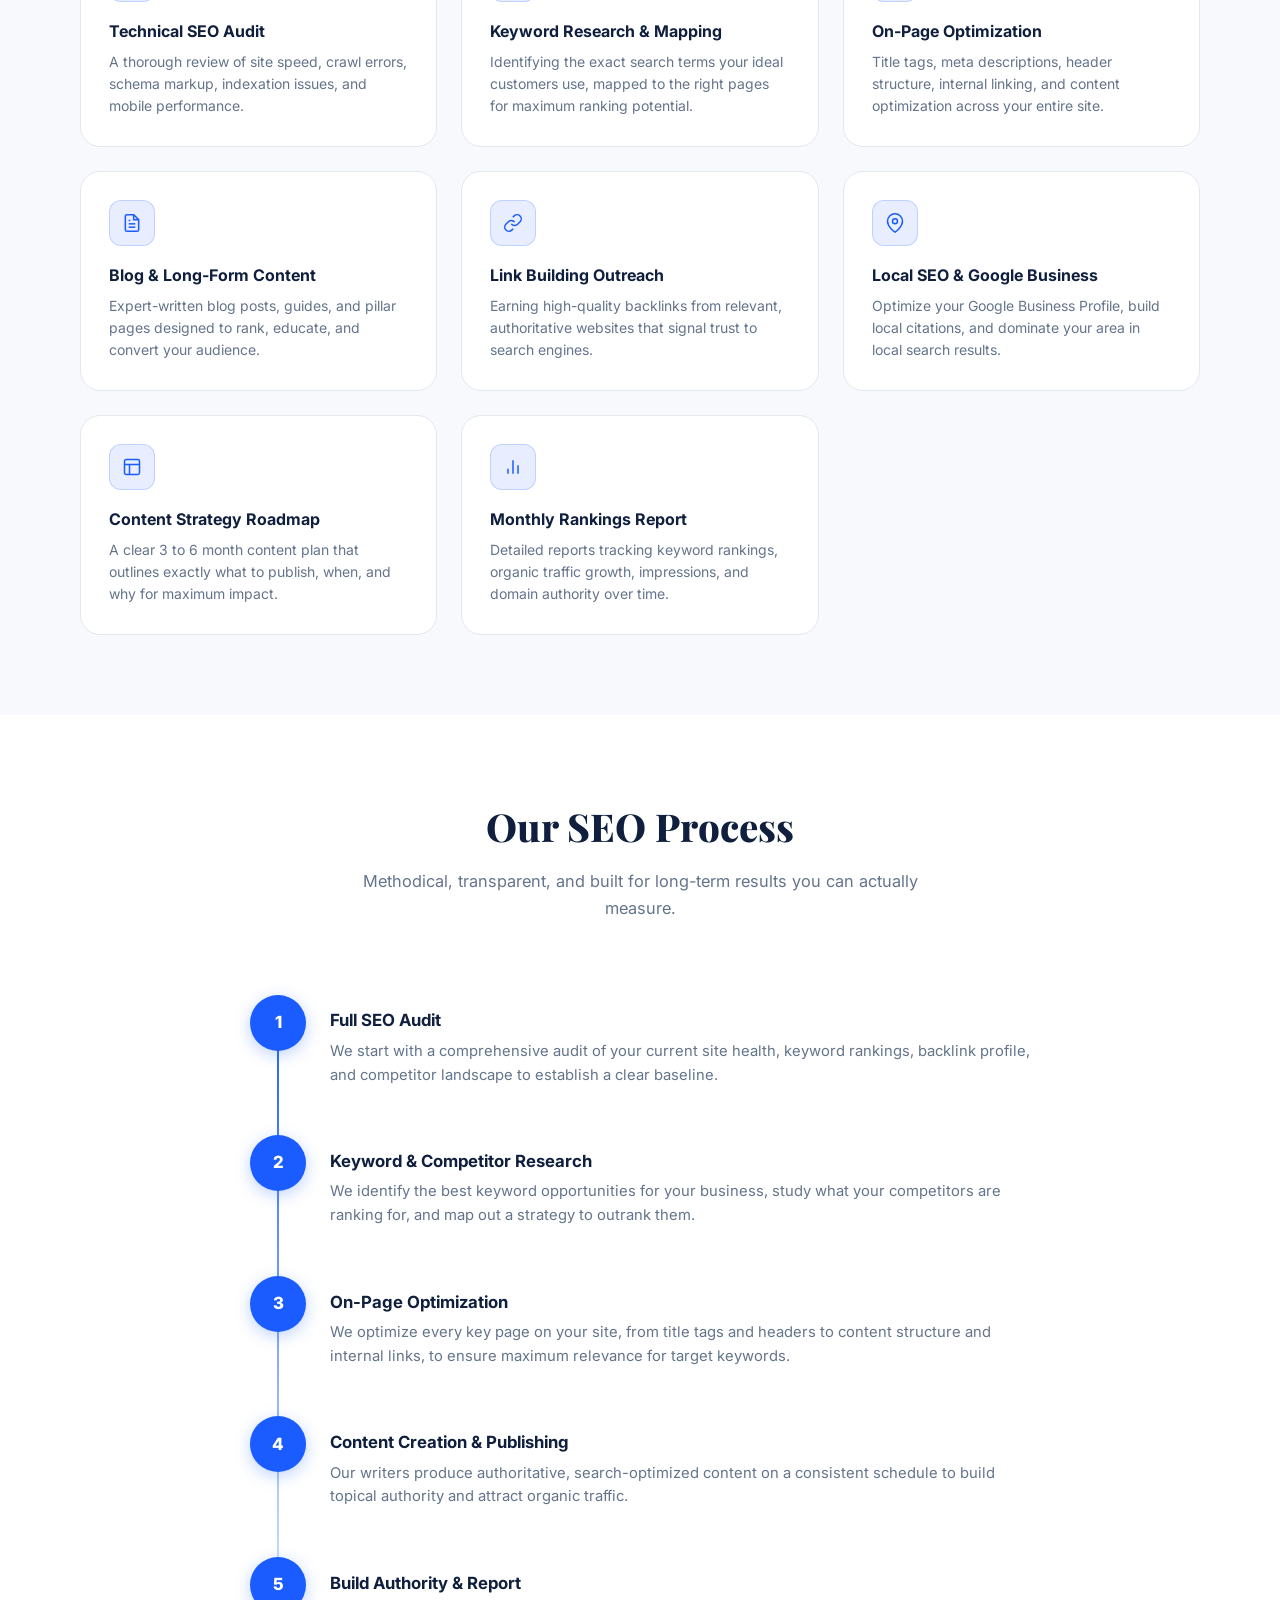
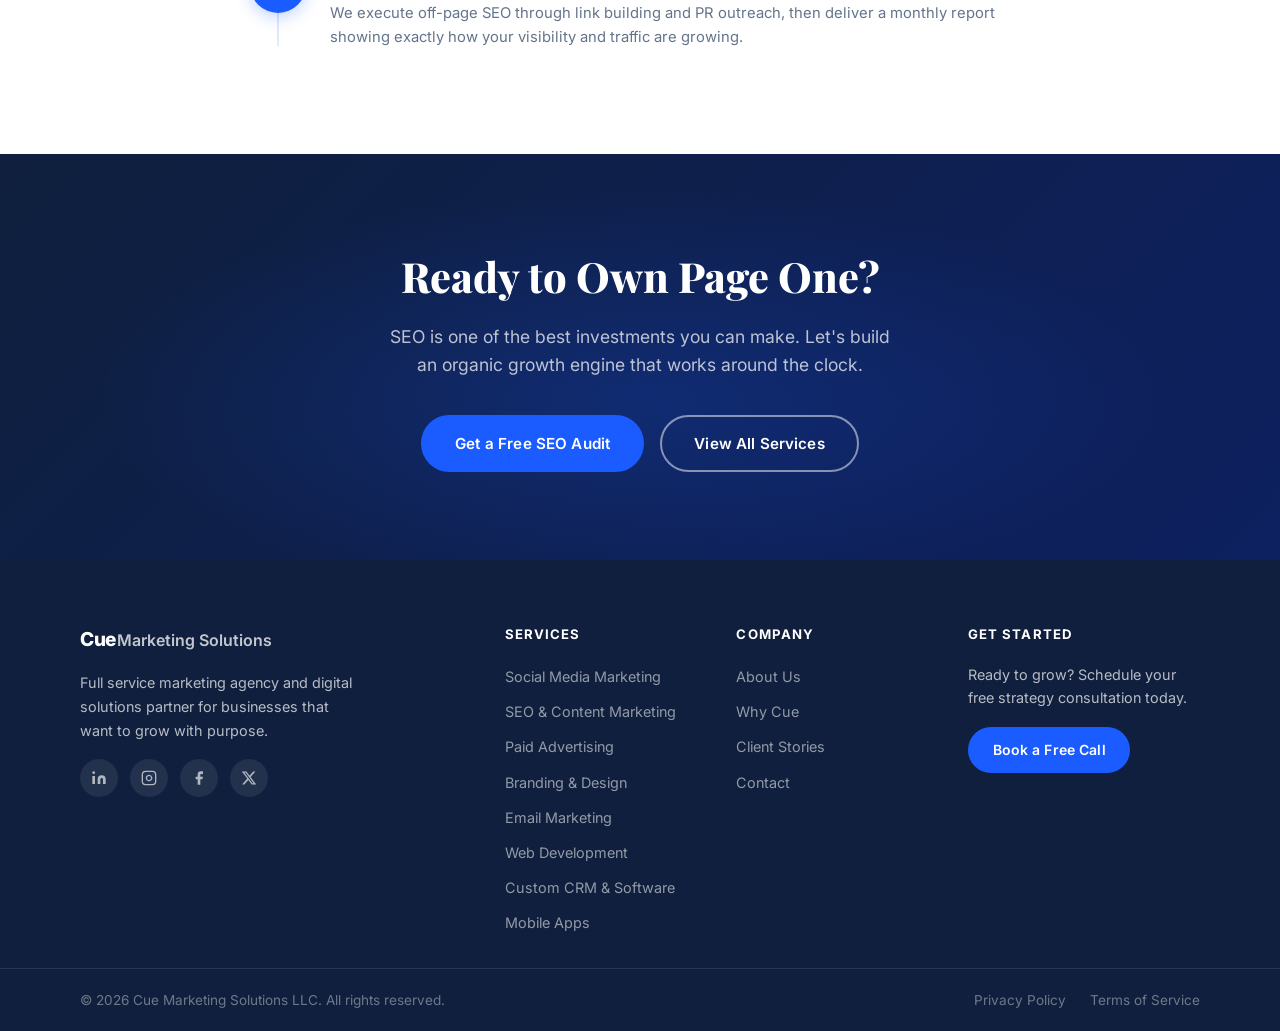
<file: seo-content-marketing.html>
<!DOCTYPE html>
<html lang="en">
<head>
  <meta charset="UTF-8" />
  <meta name="viewport" content="width=device-width, initial-scale=1.0" />
  <title>SEO & Content Marketing | Cue Marketing Solutions LLC</title>
  <link rel="preconnect" href="https://fonts.googleapis.com" />
  <link rel="preconnect" href="https://fonts.gstatic.com" crossorigin />
  <link rel="icon" href="data:image/svg+xml,<svg xmlns='http://www.w3.org/2000/svg' viewBox='0 0 100 100'><rect width='100' height='100' rx='18' fill='%231a5cff'/><text y='.9em' font-size='70' x='50%' dominant-baseline='top' text-anchor='middle' fill='white' font-family='Arial,sans-serif' font-weight='bold'>C</text></svg>" />
  <link href="https://fonts.googleapis.com/css2?family=Inter:wght@300;400;500;600;700;800&family=Playfair+Display:wght@700;800&display=swap" rel="stylesheet" />
  <link rel="stylesheet" href="styles.css" />
  <link rel="stylesheet" href="service-detail.css" />
</head>
<body>

  <!-- NAVBAR -->
  <nav class="navbar" id="navbar">
    <div class="container nav-inner">
      <a href="index.html" class="logo">
        <span class="logo-cue">Cue</span><span class="logo-rest"> Marketing Solutions</span>
      </a>
      <ul class="nav-links" id="navLinks">
        <li><a href="index.html#services">Services</a></li>
        <li><a href="index.html#about">About</a></li>
        <li><a href="index.html#why-us">Why Us</a></li>
        <li><a href="index.html#testimonials">Testimonials</a></li>
        <li><a href="index.html#contact" class="nav-cta">Get Started</a></li>
      </ul>
      <button class="hamburger" id="hamburger" aria-label="Toggle menu">
        <span></span><span></span><span></span>
      </button>
    </div>
  </nav>

  <!-- HERO -->
  <section class="sp-hero">
    <div class="container">
      <p class="sp-breadcrumb">
        <a href="index.html">Home</a><span>/</span>
        <a href="index.html#services">Services</a><span>/</span>
        SEO &amp; Content Marketing
      </p>
      <div class="sp-hero-icon">
        <svg viewBox="0 0 24 24" fill="none" stroke="currentColor" stroke-width="1.8"><circle cx="11" cy="11" r="8"/><path d="M21 21l-4.35-4.35M11 8v6M8 11h6"/></svg>
      </div>
      <h1>Rank Higher. Reach Further.<br />Grow Organically.</h1>
      <p>We build the kind of SEO authority that compounds over time, bringing qualified visitors to your site long after the work is done.</p>
      <div class="sp-hero-btns">
        <a href="index.html#contact" class="btn btn-primary">Get a Free SEO Audit</a>
        <a href="index.html#contact" class="btn btn-outline">Talk to Our Team</a>
      </div>
    </div>
  </section>

  <!-- OVERVIEW -->
  <section class="sp-section">
    <div class="container sp-overview">
      <div class="sp-overview-text">
        <h2>Content That Ranks. Traffic That Converts.</h2>
        <p>Search engine optimization is a long game, and it is one of the highest-ROI investments a business can make. At Cue, we combine deep technical SEO knowledge with compelling content strategy to help your business earn top rankings that last.</p>
        <p>We do not chase shortcuts or black-hat tactics. We build a sustainable foundation of keyword-targeted content, technical excellence, and genuine authority that Google and your customers both respect.</p>
        <a href="index.html#contact" class="btn btn-primary">Book a Free Consultation</a>
      </div>
      <ul class="sp-bullets">
        <li><span class="sp-check"></span>Full technical SEO audit covering speed, structure, and crawlability</li>
        <li><span class="sp-check"></span>In-depth keyword research mapped to your buying funnel</li>
        <li><span class="sp-check"></span>On-page optimization for every key page on your site</li>
        <li><span class="sp-check"></span>Blog content, pillar pages, and long-form articles that rank</li>
        <li><span class="sp-check"></span>White-hat link building and authority outreach</li>
        <li><span class="sp-check"></span>Local SEO and Google Business Profile optimization</li>
        <li><span class="sp-check"></span>Competitor gap analysis to find quick wins</li>
        <li><span class="sp-check"></span>Monthly rankings and traffic reports with clear insights</li>
      </ul>
    </div>
  </section>

  <!-- WHAT'S INCLUDED -->
  <section class="sp-section sp-section--alt">
    <div class="container">
      <div class="sp-section-header">
        <h2>What's Included</h2>
        <p>A complete SEO and content engine designed to drive organic traffic and real business growth.</p>
      </div>
      <div class="sp-includes-grid">
        <div class="sp-include-card">
          <div class="sp-include-icon">
            <svg viewBox="0 0 24 24" fill="none" stroke="currentColor" stroke-width="1.8"><polyline points="22 12 18 12 15 21 9 3 6 12 2 12"/></svg>
          </div>
          <h3>Technical SEO Audit</h3>
          <p>A thorough review of site speed, crawl errors, schema markup, indexation issues, and mobile performance.</p>
        </div>
        <div class="sp-include-card">
          <div class="sp-include-icon">
            <svg viewBox="0 0 24 24" fill="none" stroke="currentColor" stroke-width="1.8"><circle cx="11" cy="11" r="8"/><path d="M21 21l-4.35-4.35"/></svg>
          </div>
          <h3>Keyword Research & Mapping</h3>
          <p>Identifying the exact search terms your ideal customers use, mapped to the right pages for maximum ranking potential.</p>
        </div>
        <div class="sp-include-card">
          <div class="sp-include-icon">
            <svg viewBox="0 0 24 24" fill="none" stroke="currentColor" stroke-width="1.8"><path d="M12 20h9"/><path d="M16.5 3.5a2.121 2.121 0 013 3L7 19l-4 1 1-4L16.5 3.5z"/></svg>
          </div>
          <h3>On-Page Optimization</h3>
          <p>Title tags, meta descriptions, header structure, internal linking, and content optimization across your entire site.</p>
        </div>
        <div class="sp-include-card">
          <div class="sp-include-icon">
            <svg viewBox="0 0 24 24" fill="none" stroke="currentColor" stroke-width="1.8"><path d="M14 2H6a2 2 0 0 0-2 2v16a2 2 0 0 0 2 2h12a2 2 0 0 0 2-2V8z"/><polyline points="14 2 14 8 20 8"/><line x1="16" y1="13" x2="8" y2="13"/><line x1="16" y1="17" x2="8" y2="17"/><polyline points="10 9 9 9 8 9"/></svg>
          </div>
          <h3>Blog & Long-Form Content</h3>
          <p>Expert-written blog posts, guides, and pillar pages designed to rank, educate, and convert your audience.</p>
        </div>
        <div class="sp-include-card">
          <div class="sp-include-icon">
            <svg viewBox="0 0 24 24" fill="none" stroke="currentColor" stroke-width="1.8"><path d="M10 13a5 5 0 007.54.54l3-3a5 5 0 00-7.07-7.07l-1.72 1.71"/><path d="M14 11a5 5 0 00-7.54-.54l-3 3a5 5 0 007.07 7.07l1.71-1.71"/></svg>
          </div>
          <h3>Link Building Outreach</h3>
          <p>Earning high-quality backlinks from relevant, authoritative websites that signal trust to search engines.</p>
        </div>
        <div class="sp-include-card">
          <div class="sp-include-icon">
            <svg viewBox="0 0 24 24" fill="none" stroke="currentColor" stroke-width="1.8"><path d="M21 10c0 7-9 13-9 13s-9-6-9-13a9 9 0 0118 0z"/><circle cx="12" cy="10" r="3"/></svg>
          </div>
          <h3>Local SEO & Google Business</h3>
          <p>Optimize your Google Business Profile, build local citations, and dominate your area in local search results.</p>
        </div>
        <div class="sp-include-card">
          <div class="sp-include-icon">
            <svg viewBox="0 0 24 24" fill="none" stroke="currentColor" stroke-width="1.8"><rect x="3" y="3" width="18" height="18" rx="2" ry="2"/><path d="M3 9h18M9 21V9"/></svg>
          </div>
          <h3>Content Strategy Roadmap</h3>
          <p>A clear 3 to 6 month content plan that outlines exactly what to publish, when, and why for maximum impact.</p>
        </div>
        <div class="sp-include-card">
          <div class="sp-include-icon">
            <svg viewBox="0 0 24 24" fill="none" stroke="currentColor" stroke-width="1.8"><line x1="18" y1="20" x2="18" y2="10"/><line x1="12" y1="20" x2="12" y2="4"/><line x1="6" y1="20" x2="6" y2="14"/></svg>
          </div>
          <h3>Monthly Rankings Report</h3>
          <p>Detailed reports tracking keyword rankings, organic traffic growth, impressions, and domain authority over time.</p>
        </div>
      </div>
    </div>
  </section>

  <!-- PROCESS -->
  <section class="sp-section">
    <div class="container">
      <div class="sp-section-header">
        <h2>Our SEO Process</h2>
        <p>Methodical, transparent, and built for long-term results you can actually measure.</p>
      </div>
      <div class="sp-steps">
        <div class="sp-step">
          <div class="sp-step-num">1</div>
          <div class="sp-step-body">
            <h3>Full SEO Audit</h3>
            <p>We start with a comprehensive audit of your current site health, keyword rankings, backlink profile, and competitor landscape to establish a clear baseline.</p>
          </div>
        </div>
        <div class="sp-step">
          <div class="sp-step-num">2</div>
          <div class="sp-step-body">
            <h3>Keyword & Competitor Research</h3>
            <p>We identify the best keyword opportunities for your business, study what your competitors are ranking for, and map out a strategy to outrank them.</p>
          </div>
        </div>
        <div class="sp-step">
          <div class="sp-step-num">3</div>
          <div class="sp-step-body">
            <h3>On-Page Optimization</h3>
            <p>We optimize every key page on your site, from title tags and headers to content structure and internal links, to ensure maximum relevance for target keywords.</p>
          </div>
        </div>
        <div class="sp-step">
          <div class="sp-step-num">4</div>
          <div class="sp-step-body">
            <h3>Content Creation & Publishing</h3>
            <p>Our writers produce authoritative, search-optimized content on a consistent schedule to build topical authority and attract organic traffic.</p>
          </div>
        </div>
        <div class="sp-step">
          <div class="sp-step-num">5</div>
          <div class="sp-step-body">
            <h3>Build Authority & Report</h3>
            <p>We execute off-page SEO through link building and PR outreach, then deliver a monthly report showing exactly how your visibility and traffic are growing.</p>
          </div>
        </div>
      </div>
    </div>
  </section>

  <!-- CTA -->
  <section class="sp-cta">
    <div class="container">
      <h2>Ready to Own Page One?</h2>
      <p>SEO is one of the best investments you can make. Let's build an organic growth engine that works around the clock.</p>
      <div class="sp-cta-btns">
        <a href="index.html#contact" class="btn btn-primary">Get a Free SEO Audit</a>
        <a href="index.html#services" class="btn btn-outline">View All Services</a>
      </div>
    </div>
  </section>

  <!-- FOOTER -->
  <footer class="footer">
    <div class="container footer-inner">
      <div class="footer-brand">
        <a href="index.html" class="logo">
          <span class="logo-cue">Cue</span><span class="logo-rest"> Marketing Solutions</span>
        </a>
        <p>Full service marketing agency and digital solutions partner for businesses that want to grow with purpose.</p>
        <div class="social-links">
          <a href="#" aria-label="LinkedIn" class="social-link"><svg viewBox="0 0 24 24" fill="currentColor"><path d="M16 8a6 6 0 016 6v7h-4v-7a2 2 0 00-2-2 2 2 0 00-2 2v7h-4v-7a6 6 0 016-6zM2 9h4v12H2z"/><circle cx="4" cy="4" r="2"/></svg></a>
          <a href="#" aria-label="Instagram" class="social-link"><svg viewBox="0 0 24 24" fill="none" stroke="currentColor" stroke-width="2"><path d="M17 2H7a5 5 0 00-5 5v10a5 5 0 005 5h10a5 5 0 005-5V7a5 5 0 00-5-5z"/><path d="M16 11.37A4 4 0 1112.63 8 4 4 0 0116 11.37z"/><circle cx="17.5" cy="6.5" r=".5" fill="currentColor" stroke="none"/></svg></a>
          <a href="#" aria-label="Facebook" class="social-link"><svg viewBox="0 0 24 24" fill="currentColor"><path d="M18 2h-3a5 5 0 00-5 5v3H7v4h3v8h4v-8h3l1-4h-4V7a1 1 0 011-1h3z"/></svg></a>
          <a href="#" aria-label="Twitter/X" class="social-link"><svg viewBox="0 0 24 24" fill="currentColor"><path d="M18.244 2.25h3.308l-7.227 8.26 8.502 11.24H16.17l-5.214-6.817L4.99 21.75H1.68l7.73-8.835L1.254 2.25H8.08l4.713 6.231zm-1.161 17.52h1.833L7.084 4.126H5.117z"/></svg></a>
        </div>
      </div>
      <div class="footer-col">
        <h4>Services</h4>
        <ul>
          <li><a href="social-media-marketing.html">Social Media Marketing</a></li>
          <li><a href="seo-content-marketing.html">SEO &amp; Content Marketing</a></li>
          <li><a href="paid-advertising.html">Paid Advertising</a></li>
          <li><a href="branding-design.html">Branding &amp; Design</a></li>
          <li><a href="email-marketing.html">Email Marketing</a></li>
          <li><a href="web-design-development.html">Web Development</a></li>
          <li><a href="custom-crm-software.html">Custom CRM &amp; Software</a></li>
          <li><a href="mobile-app-development.html">Mobile Apps</a></li>
        </ul>
      </div>
      <div class="footer-col">
        <h4>Company</h4>
        <ul>
          <li><a href="index.html#about">About Us</a></li>
          <li><a href="index.html#why-us">Why Cue</a></li>
          <li><a href="index.html#testimonials">Client Stories</a></li>
          <li><a href="index.html#contact">Contact</a></li>
        </ul>
      </div>
      <div class="footer-col">
        <h4>Get Started</h4>
        <p class="footer-cta-text">Ready to grow? Schedule your free strategy consultation today.</p>
        <a href="index.html#contact" class="btn btn-primary btn-sm">Book a Free Call</a>
      </div>
    </div>
    <div class="footer-bottom">
      <div class="container">
        <p>&copy; 2026 Cue Marketing Solutions LLC. All rights reserved.</p>
        <div class="footer-legal"><a href="#">Privacy Policy</a><a href="#">Terms of Service</a></div>
      </div>
    </div>
  </footer>

  <script src="script.js"></script>
</body>
</html>
</file>
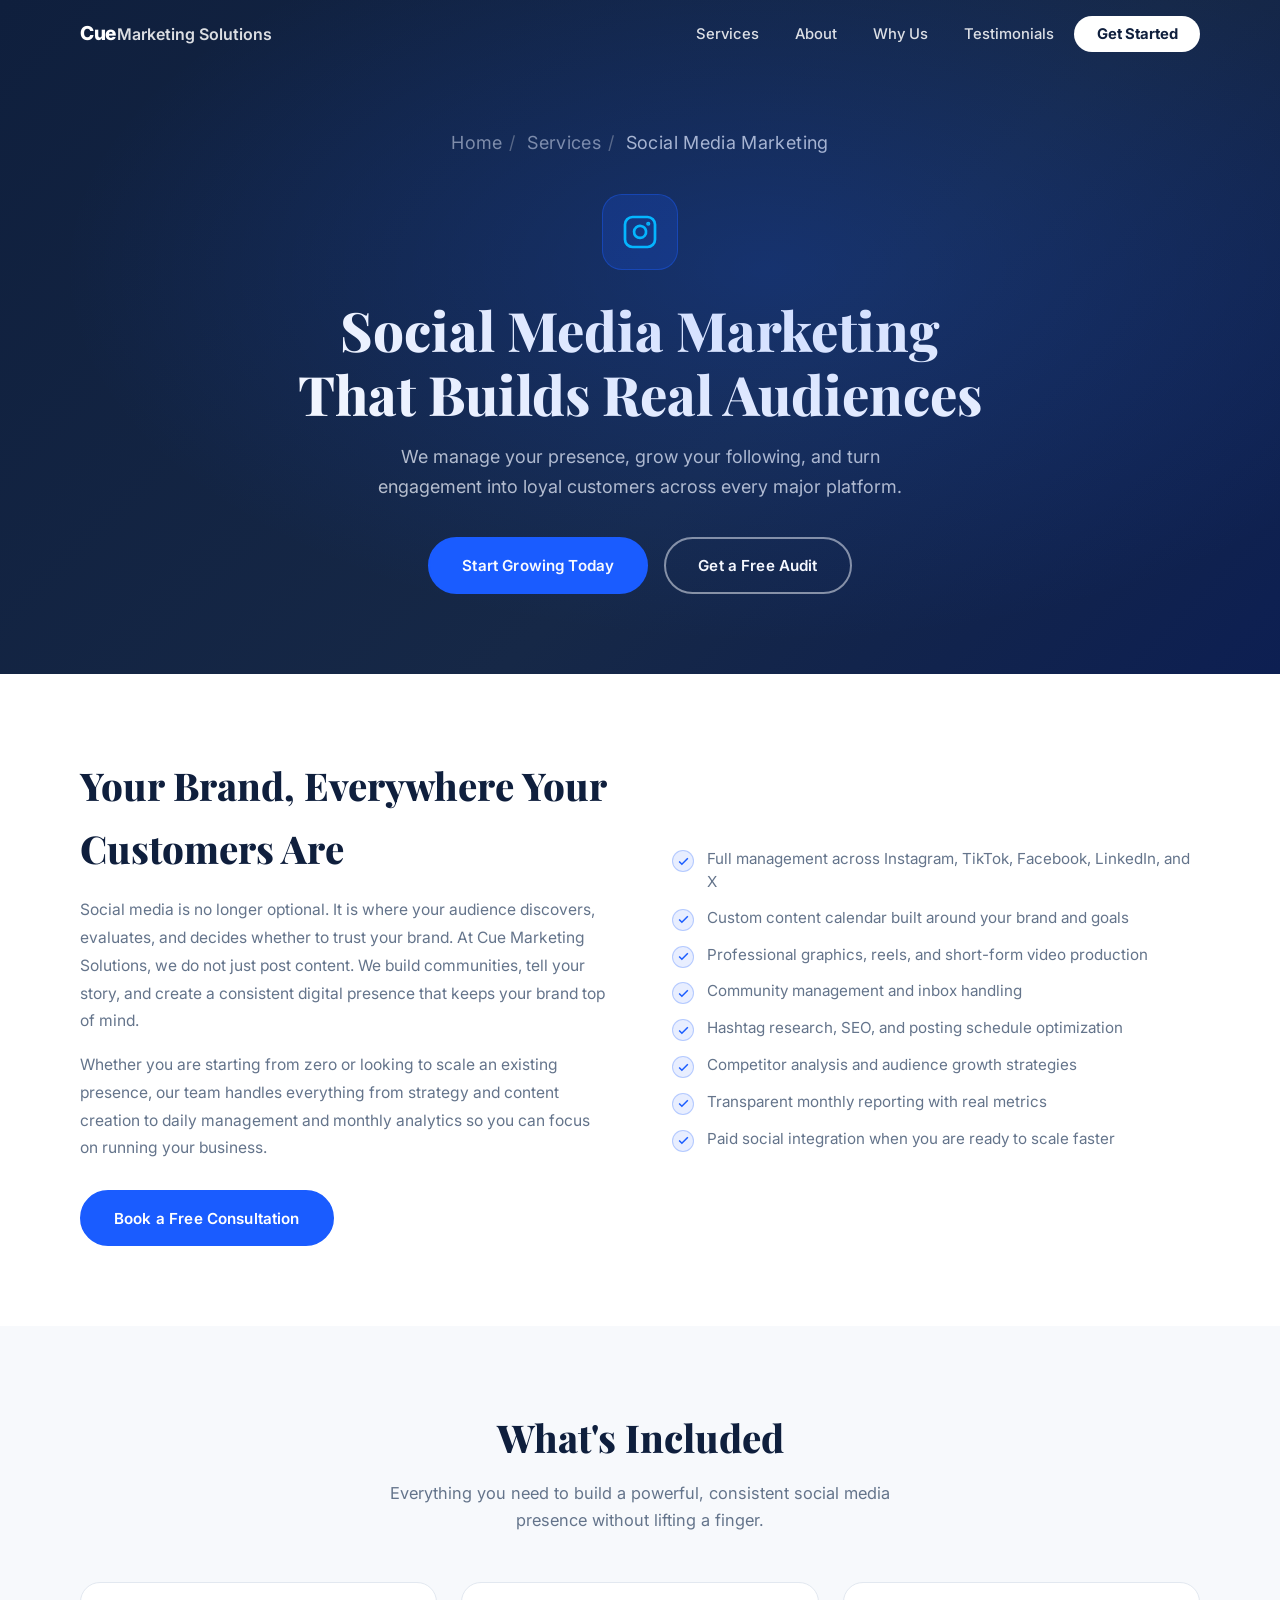
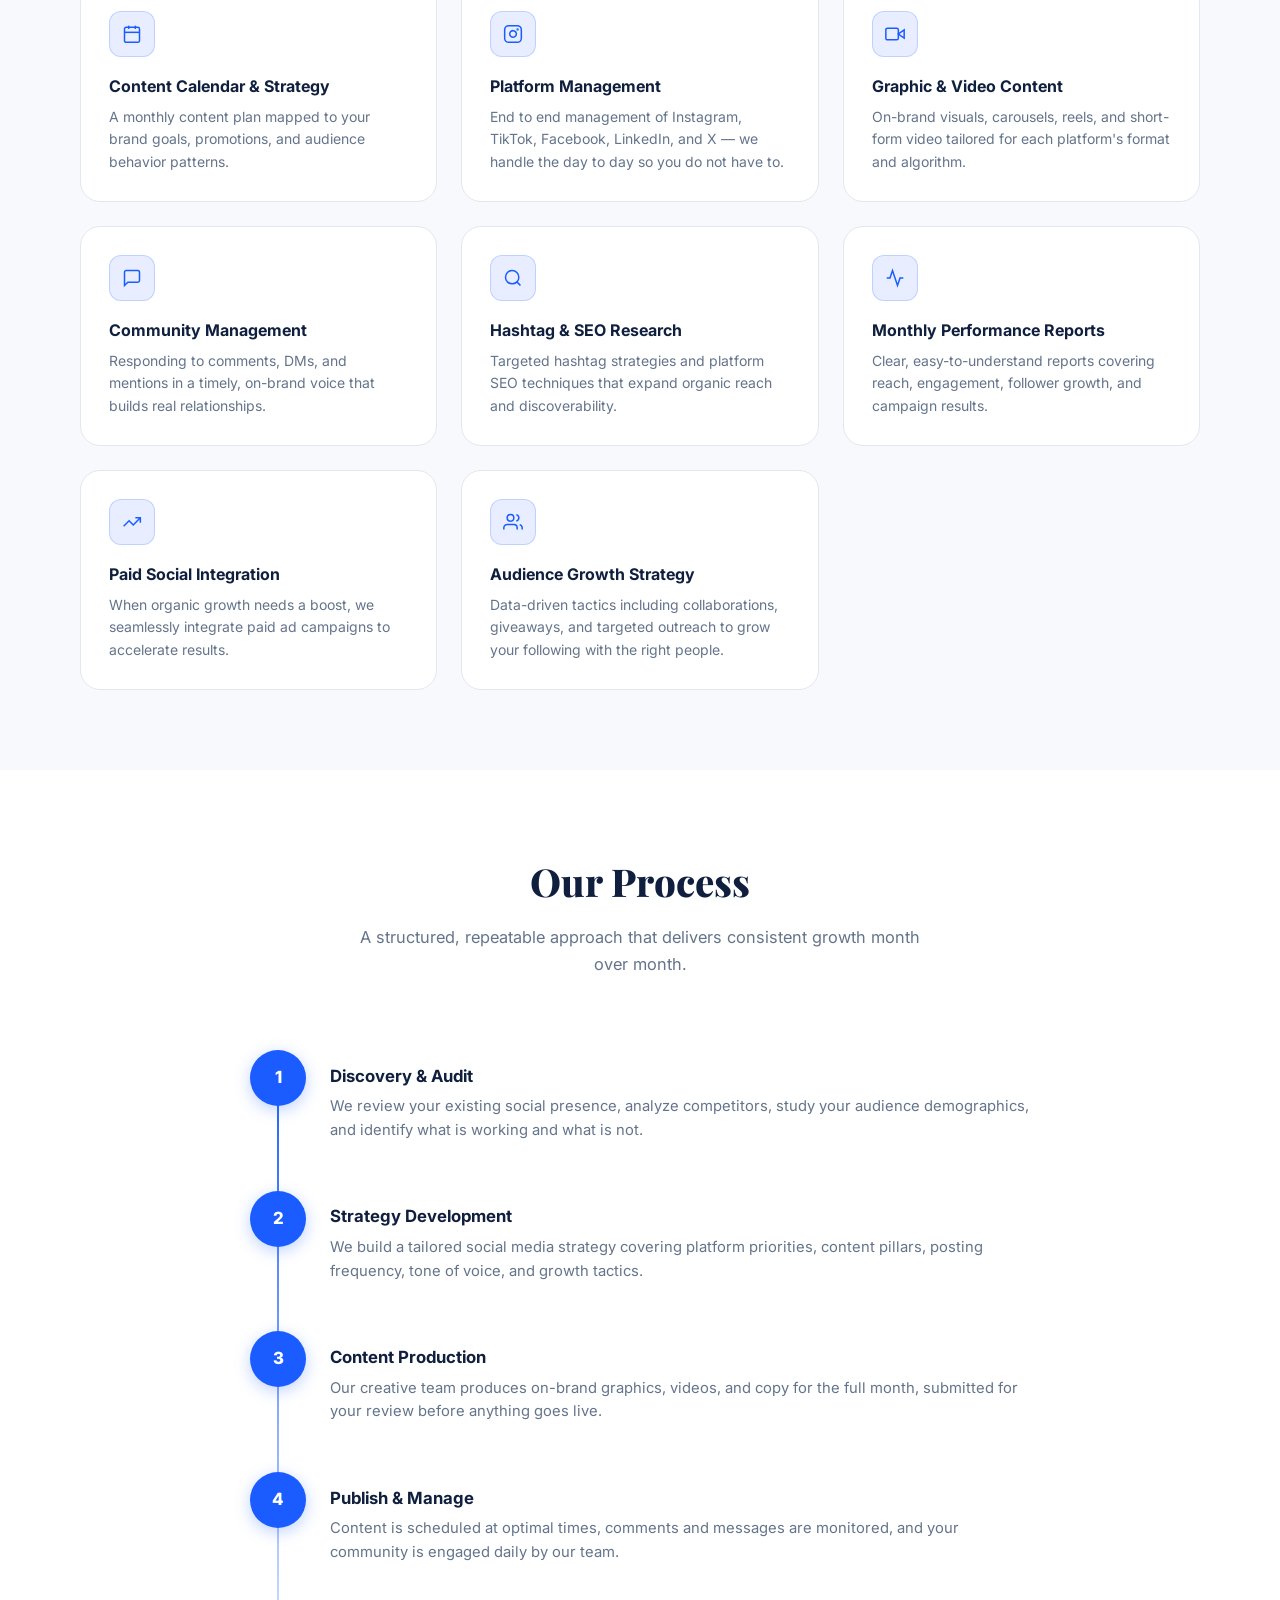
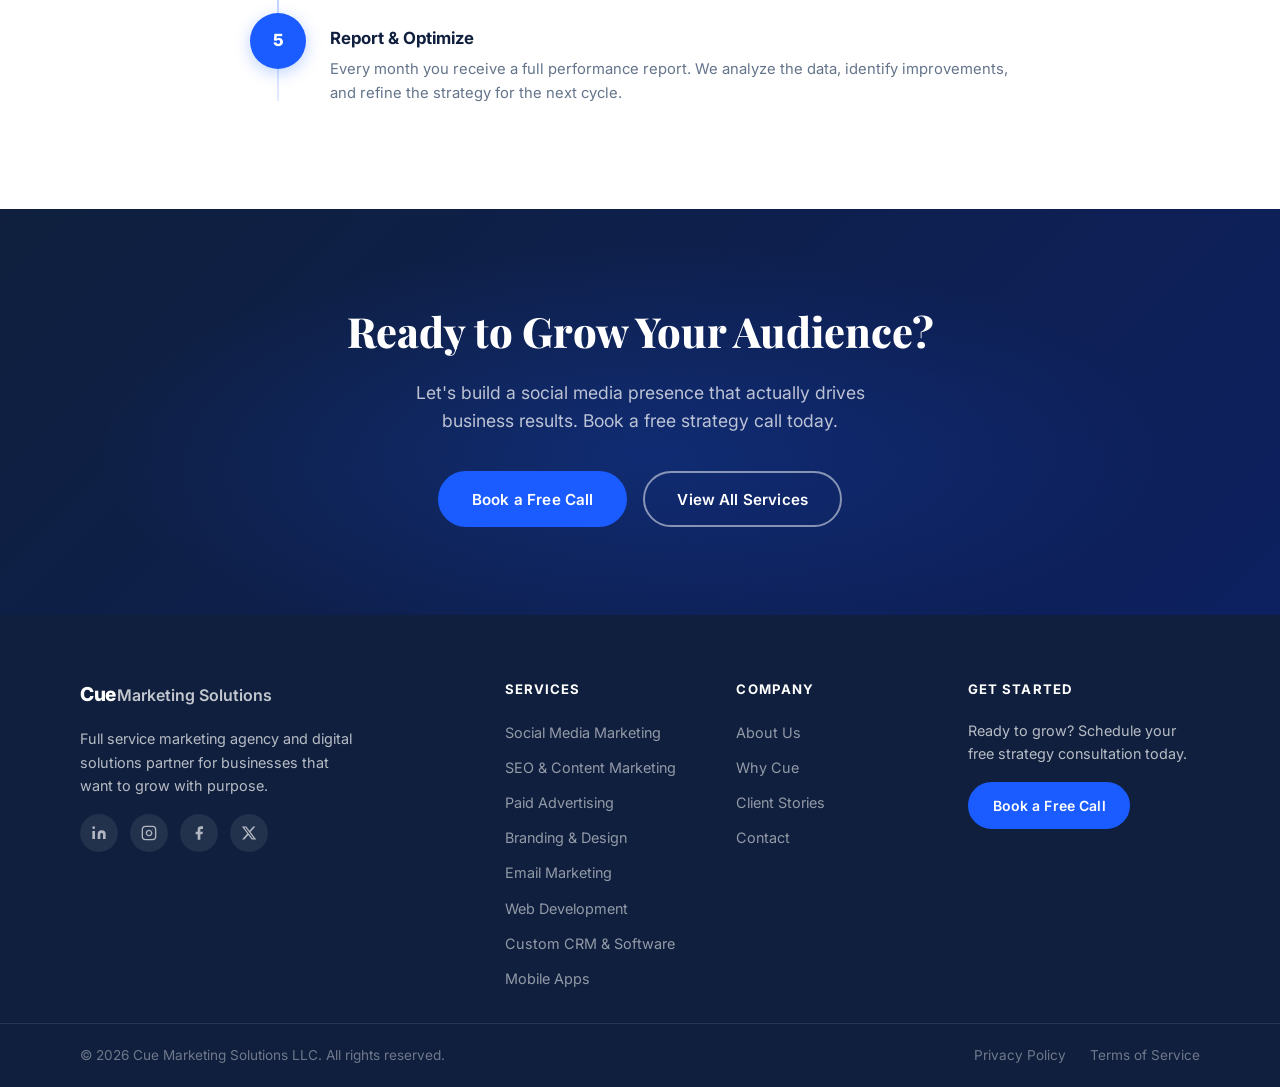
<file: social-media-marketing.html>
<!DOCTYPE html>
<html lang="en">
<head>
  <meta charset="UTF-8" />
  <meta name="viewport" content="width=device-width, initial-scale=1.0" />
  <title>Social Media Marketing | Cue Marketing Solutions LLC</title>
  <link rel="preconnect" href="https://fonts.googleapis.com" />
  <link rel="preconnect" href="https://fonts.gstatic.com" crossorigin />
  <link rel="icon" href="data:image/svg+xml,<svg xmlns='http://www.w3.org/2000/svg' viewBox='0 0 100 100'><rect width='100' height='100' rx='18' fill='%231a5cff'/><text y='.9em' font-size='70' x='50%' dominant-baseline='top' text-anchor='middle' fill='white' font-family='Arial,sans-serif' font-weight='bold'>C</text></svg>" />
  <link href="https://fonts.googleapis.com/css2?family=Inter:wght@300;400;500;600;700;800&family=Playfair+Display:wght@700;800&display=swap" rel="stylesheet" />
  <link rel="stylesheet" href="styles.css" />
  <link rel="stylesheet" href="service-detail.css" />
</head>
<body>

  <!-- NAVBAR -->
  <nav class="navbar" id="navbar">
    <div class="container nav-inner">
      <a href="index.html" class="logo">
        <span class="logo-cue">Cue</span><span class="logo-rest"> Marketing Solutions</span>
      </a>
      <ul class="nav-links" id="navLinks">
        <li><a href="index.html#services">Services</a></li>
        <li><a href="index.html#about">About</a></li>
        <li><a href="index.html#why-us">Why Us</a></li>
        <li><a href="index.html#testimonials">Testimonials</a></li>
        <li><a href="index.html#contact" class="nav-cta">Get Started</a></li>
      </ul>
      <button class="hamburger" id="hamburger" aria-label="Toggle menu">
        <span></span><span></span><span></span>
      </button>
    </div>
  </nav>

  <!-- HERO -->
  <section class="sp-hero">
    <div class="container">
      <p class="sp-breadcrumb">
        <a href="index.html">Home</a><span>/</span>
        <a href="index.html#services">Services</a><span>/</span>
        Social Media Marketing
      </p>
      <div class="sp-hero-icon">
        <svg viewBox="0 0 24 24" fill="none" stroke="currentColor" stroke-width="1.8"><path d="M17 2H7a5 5 0 00-5 5v10a5 5 0 005 5h10a5 5 0 005-5V7a5 5 0 00-5-5z"/><path d="M16 11.37A4 4 0 1112.63 8 4 4 0 0116 11.37z"/><circle cx="17.5" cy="6.5" r=".5" fill="currentColor"/></svg>
      </div>
      <h1>Social Media Marketing<br />That Builds Real Audiences</h1>
      <p>We manage your presence, grow your following, and turn engagement into loyal customers across every major platform.</p>
      <div class="sp-hero-btns">
        <a href="index.html#contact" class="btn btn-primary">Start Growing Today</a>
        <a href="index.html#contact" class="btn btn-outline">Get a Free Audit</a>
      </div>
    </div>
  </section>

  <!-- OVERVIEW -->
  <section class="sp-section">
    <div class="container sp-overview">
      <div class="sp-overview-text">
        <h2>Your Brand, Everywhere Your Customers Are</h2>
        <p>Social media is no longer optional. It is where your audience discovers, evaluates, and decides whether to trust your brand. At Cue Marketing Solutions, we do not just post content. We build communities, tell your story, and create a consistent digital presence that keeps your brand top of mind.</p>
        <p>Whether you are starting from zero or looking to scale an existing presence, our team handles everything from strategy and content creation to daily management and monthly analytics so you can focus on running your business.</p>
        <a href="index.html#contact" class="btn btn-primary">Book a Free Consultation</a>
      </div>
      <ul class="sp-bullets">
        <li><span class="sp-check"></span>Full management across Instagram, TikTok, Facebook, LinkedIn, and X</li>
        <li><span class="sp-check"></span>Custom content calendar built around your brand and goals</li>
        <li><span class="sp-check"></span>Professional graphics, reels, and short-form video production</li>
        <li><span class="sp-check"></span>Community management and inbox handling</li>
        <li><span class="sp-check"></span>Hashtag research, SEO, and posting schedule optimization</li>
        <li><span class="sp-check"></span>Competitor analysis and audience growth strategies</li>
        <li><span class="sp-check"></span>Transparent monthly reporting with real metrics</li>
        <li><span class="sp-check"></span>Paid social integration when you are ready to scale faster</li>
      </ul>
    </div>
  </section>

  <!-- WHAT'S INCLUDED -->
  <section class="sp-section sp-section--alt">
    <div class="container">
      <div class="sp-section-header">
        <h2>What's Included</h2>
        <p>Everything you need to build a powerful, consistent social media presence without lifting a finger.</p>
      </div>
      <div class="sp-includes-grid">
        <div class="sp-include-card">
          <div class="sp-include-icon">
            <svg viewBox="0 0 24 24" fill="none" stroke="currentColor" stroke-width="1.8"><rect x="3" y="4" width="18" height="18" rx="2" ry="2"/><line x1="16" y1="2" x2="16" y2="6"/><line x1="8" y1="2" x2="8" y2="6"/><line x1="3" y1="10" x2="21" y2="10"/></svg>
          </div>
          <h3>Content Calendar & Strategy</h3>
          <p>A monthly content plan mapped to your brand goals, promotions, and audience behavior patterns.</p>
        </div>
        <div class="sp-include-card">
          <div class="sp-include-icon">
            <svg viewBox="0 0 24 24" fill="none" stroke="currentColor" stroke-width="1.8"><path d="M17 2H7a5 5 0 00-5 5v10a5 5 0 005 5h10a5 5 0 005-5V7a5 5 0 00-5-5z"/><path d="M16 11.37A4 4 0 1112.63 8 4 4 0 0116 11.37z"/><circle cx="17.5" cy="6.5" r=".5" fill="currentColor"/></svg>
          </div>
          <h3>Platform Management</h3>
          <p>End to end management of Instagram, TikTok, Facebook, LinkedIn, and X — we handle the day to day so you do not have to.</p>
        </div>
        <div class="sp-include-card">
          <div class="sp-include-icon">
            <svg viewBox="0 0 24 24" fill="none" stroke="currentColor" stroke-width="1.8"><polygon points="23 7 16 12 23 17 23 7"/><rect x="1" y="5" width="15" height="14" rx="2" ry="2"/></svg>
          </div>
          <h3>Graphic & Video Content</h3>
          <p>On-brand visuals, carousels, reels, and short-form video tailored for each platform's format and algorithm.</p>
        </div>
        <div class="sp-include-card">
          <div class="sp-include-icon">
            <svg viewBox="0 0 24 24" fill="none" stroke="currentColor" stroke-width="1.8"><path d="M21 15a2 2 0 0 1-2 2H7l-4 4V5a2 2 0 0 1 2-2h14a2 2 0 0 1 2 2z"/></svg>
          </div>
          <h3>Community Management</h3>
          <p>Responding to comments, DMs, and mentions in a timely, on-brand voice that builds real relationships.</p>
        </div>
        <div class="sp-include-card">
          <div class="sp-include-icon">
            <svg viewBox="0 0 24 24" fill="none" stroke="currentColor" stroke-width="1.8"><circle cx="11" cy="11" r="8"/><path d="M21 21l-4.35-4.35"/></svg>
          </div>
          <h3>Hashtag & SEO Research</h3>
          <p>Targeted hashtag strategies and platform SEO techniques that expand organic reach and discoverability.</p>
        </div>
        <div class="sp-include-card">
          <div class="sp-include-icon">
            <svg viewBox="0 0 24 24" fill="none" stroke="currentColor" stroke-width="1.8"><polyline points="22 12 18 12 15 21 9 3 6 12 2 12"/></svg>
          </div>
          <h3>Monthly Performance Reports</h3>
          <p>Clear, easy-to-understand reports covering reach, engagement, follower growth, and campaign results.</p>
        </div>
        <div class="sp-include-card">
          <div class="sp-include-icon">
            <svg viewBox="0 0 24 24" fill="none" stroke="currentColor" stroke-width="1.8"><polyline points="22 7 13.5 15.5 8.5 10.5 2 17"/><polyline points="16 7 22 7 22 13"/></svg>
          </div>
          <h3>Paid Social Integration</h3>
          <p>When organic growth needs a boost, we seamlessly integrate paid ad campaigns to accelerate results.</p>
        </div>
        <div class="sp-include-card">
          <div class="sp-include-icon">
            <svg viewBox="0 0 24 24" fill="none" stroke="currentColor" stroke-width="1.8"><path d="M17 21v-2a4 4 0 0 0-4-4H5a4 4 0 0 0-4 4v2"/><circle cx="9" cy="7" r="4"/><path d="M23 21v-2a4 4 0 0 0-3-3.87"/><path d="M16 3.13a4 4 0 0 1 0 7.75"/></svg>
          </div>
          <h3>Audience Growth Strategy</h3>
          <p>Data-driven tactics including collaborations, giveaways, and targeted outreach to grow your following with the right people.</p>
        </div>
      </div>
    </div>
  </section>

  <!-- PROCESS -->
  <section class="sp-section">
    <div class="container">
      <div class="sp-section-header">
        <h2>Our Process</h2>
        <p>A structured, repeatable approach that delivers consistent growth month over month.</p>
      </div>
      <div class="sp-steps">
        <div class="sp-step">
          <div class="sp-step-num">1</div>
          <div class="sp-step-body">
            <h3>Discovery & Audit</h3>
            <p>We review your existing social presence, analyze competitors, study your audience demographics, and identify what is working and what is not.</p>
          </div>
        </div>
        <div class="sp-step">
          <div class="sp-step-num">2</div>
          <div class="sp-step-body">
            <h3>Strategy Development</h3>
            <p>We build a tailored social media strategy covering platform priorities, content pillars, posting frequency, tone of voice, and growth tactics.</p>
          </div>
        </div>
        <div class="sp-step">
          <div class="sp-step-num">3</div>
          <div class="sp-step-body">
            <h3>Content Production</h3>
            <p>Our creative team produces on-brand graphics, videos, and copy for the full month, submitted for your review before anything goes live.</p>
          </div>
        </div>
        <div class="sp-step">
          <div class="sp-step-num">4</div>
          <div class="sp-step-body">
            <h3>Publish & Manage</h3>
            <p>Content is scheduled at optimal times, comments and messages are monitored, and your community is engaged daily by our team.</p>
          </div>
        </div>
        <div class="sp-step">
          <div class="sp-step-num">5</div>
          <div class="sp-step-body">
            <h3>Report & Optimize</h3>
            <p>Every month you receive a full performance report. We analyze the data, identify improvements, and refine the strategy for the next cycle.</p>
          </div>
        </div>
      </div>
    </div>
  </section>

  <!-- CTA -->
  <section class="sp-cta">
    <div class="container">
      <h2>Ready to Grow Your Audience?</h2>
      <p>Let's build a social media presence that actually drives business results. Book a free strategy call today.</p>
      <div class="sp-cta-btns">
        <a href="index.html#contact" class="btn btn-primary">Book a Free Call</a>
        <a href="index.html#services" class="btn btn-outline">View All Services</a>
      </div>
    </div>
  </section>

  <!-- FOOTER -->
  <footer class="footer">
    <div class="container footer-inner">
      <div class="footer-brand">
        <a href="index.html" class="logo">
          <span class="logo-cue">Cue</span><span class="logo-rest"> Marketing Solutions</span>
        </a>
        <p>Full service marketing agency and digital solutions partner for businesses that want to grow with purpose.</p>
        <div class="social-links">
          <a href="#" aria-label="LinkedIn" class="social-link">
            <svg viewBox="0 0 24 24" fill="currentColor"><path d="M16 8a6 6 0 016 6v7h-4v-7a2 2 0 00-2-2 2 2 0 00-2 2v7h-4v-7a6 6 0 016-6zM2 9h4v12H2z"/><circle cx="4" cy="4" r="2"/></svg>
          </a>
          <a href="#" aria-label="Instagram" class="social-link">
            <svg viewBox="0 0 24 24" fill="none" stroke="currentColor" stroke-width="2"><path d="M17 2H7a5 5 0 00-5 5v10a5 5 0 005 5h10a5 5 0 005-5V7a5 5 0 00-5-5z"/><path d="M16 11.37A4 4 0 1112.63 8 4 4 0 0116 11.37z"/><circle cx="17.5" cy="6.5" r=".5" fill="currentColor" stroke="none"/></svg>
          </a>
          <a href="#" aria-label="Facebook" class="social-link">
            <svg viewBox="0 0 24 24" fill="currentColor"><path d="M18 2h-3a5 5 0 00-5 5v3H7v4h3v8h4v-8h3l1-4h-4V7a1 1 0 011-1h3z"/></svg>
          </a>
          <a href="#" aria-label="Twitter/X" class="social-link">
            <svg viewBox="0 0 24 24" fill="currentColor"><path d="M18.244 2.25h3.308l-7.227 8.26 8.502 11.24H16.17l-5.214-6.817L4.99 21.75H1.68l7.73-8.835L1.254 2.25H8.08l4.713 6.231zm-1.161 17.52h1.833L7.084 4.126H5.117z"/></svg>
          </a>
        </div>
      </div>
      <div class="footer-col">
        <h4>Services</h4>
        <ul>
          <li><a href="social-media-marketing.html">Social Media Marketing</a></li>
          <li><a href="seo-content-marketing.html">SEO &amp; Content Marketing</a></li>
          <li><a href="paid-advertising.html">Paid Advertising</a></li>
          <li><a href="branding-design.html">Branding &amp; Design</a></li>
          <li><a href="email-marketing.html">Email Marketing</a></li>
          <li><a href="web-design-development.html">Web Development</a></li>
          <li><a href="custom-crm-software.html">Custom CRM &amp; Software</a></li>
          <li><a href="mobile-app-development.html">Mobile Apps</a></li>
        </ul>
      </div>
      <div class="footer-col">
        <h4>Company</h4>
        <ul>
          <li><a href="index.html#about">About Us</a></li>
          <li><a href="index.html#why-us">Why Cue</a></li>
          <li><a href="index.html#testimonials">Client Stories</a></li>
          <li><a href="index.html#contact">Contact</a></li>
        </ul>
      </div>
      <div class="footer-col">
        <h4>Get Started</h4>
        <p class="footer-cta-text">Ready to grow? Schedule your free strategy consultation today.</p>
        <a href="index.html#contact" class="btn btn-primary btn-sm">Book a Free Call</a>
      </div>
    </div>
    <div class="footer-bottom">
      <div class="container">
        <p>&copy; 2026 Cue Marketing Solutions LLC. All rights reserved.</p>
        <div class="footer-legal">
          <a href="#">Privacy Policy</a>
          <a href="#">Terms of Service</a>
        </div>
      </div>
    </div>
  </footer>

  <script src="script.js"></script>
</body>
</html>
</file>
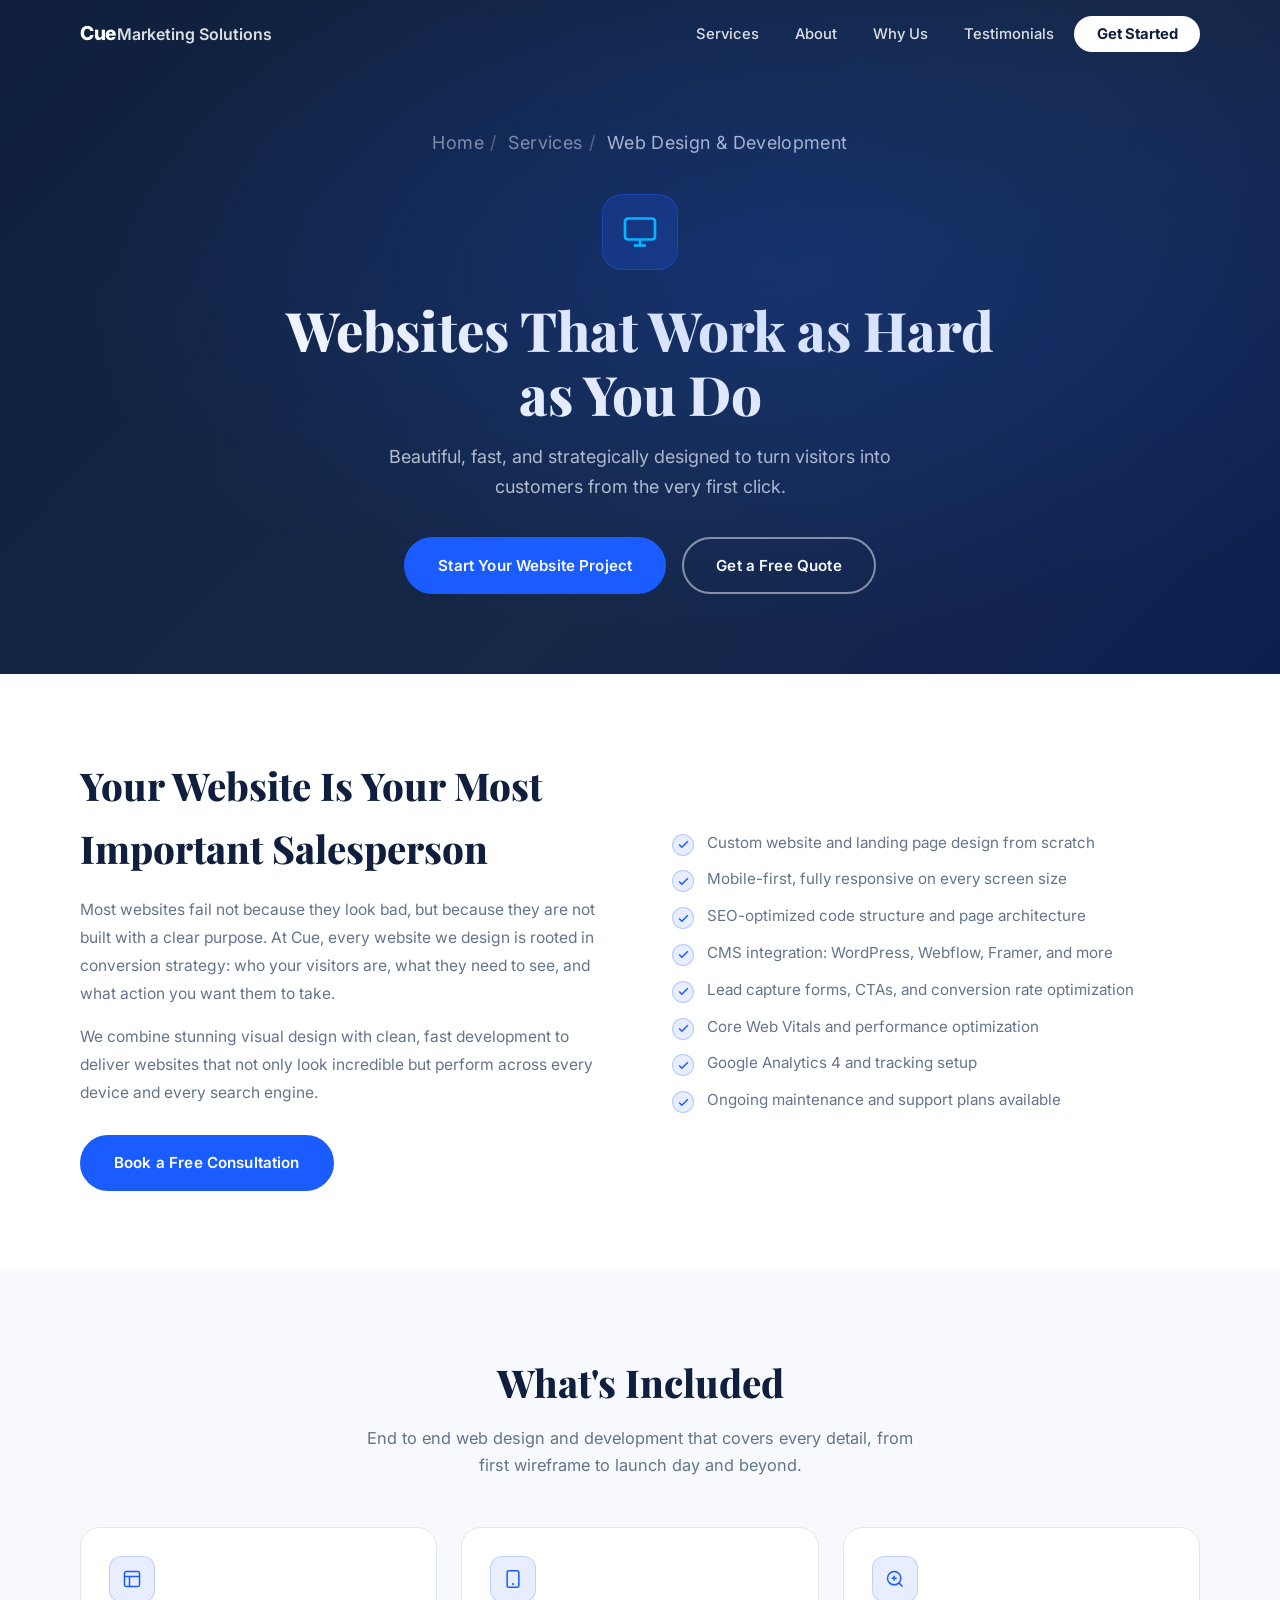
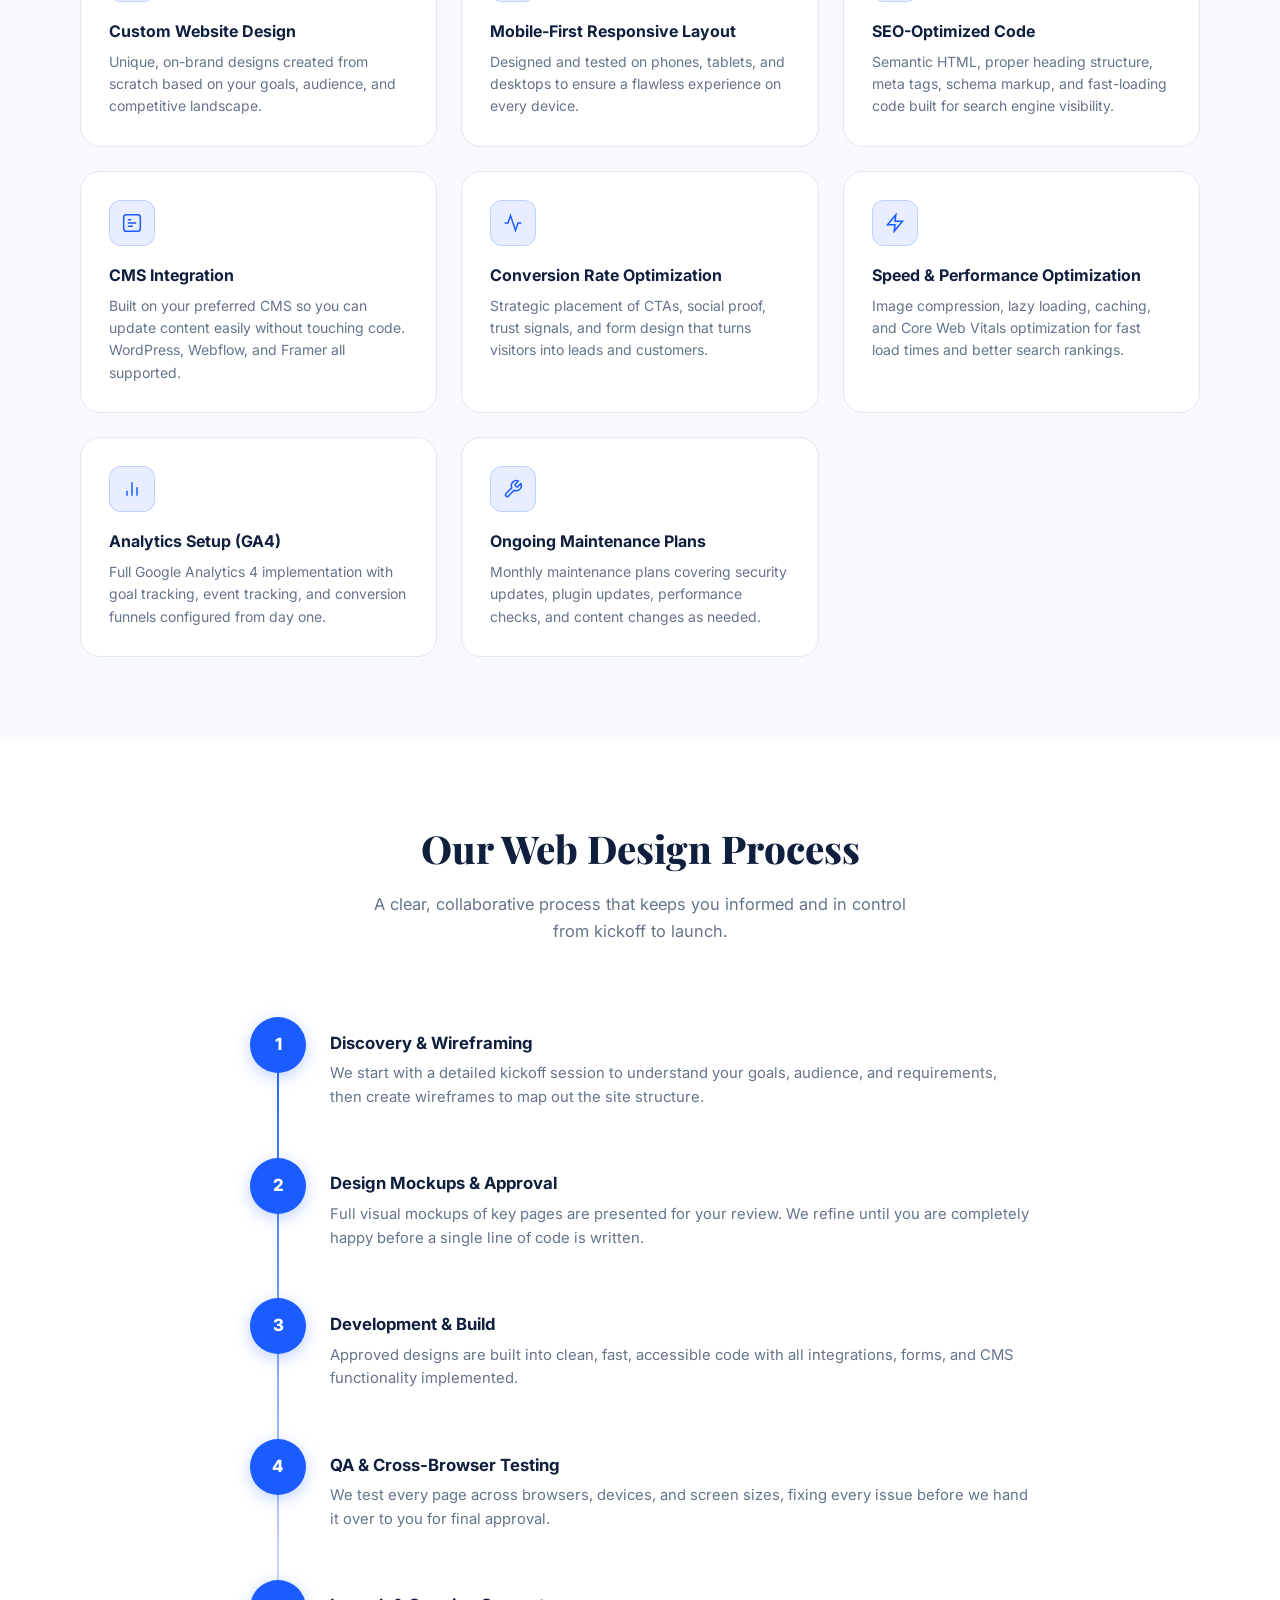
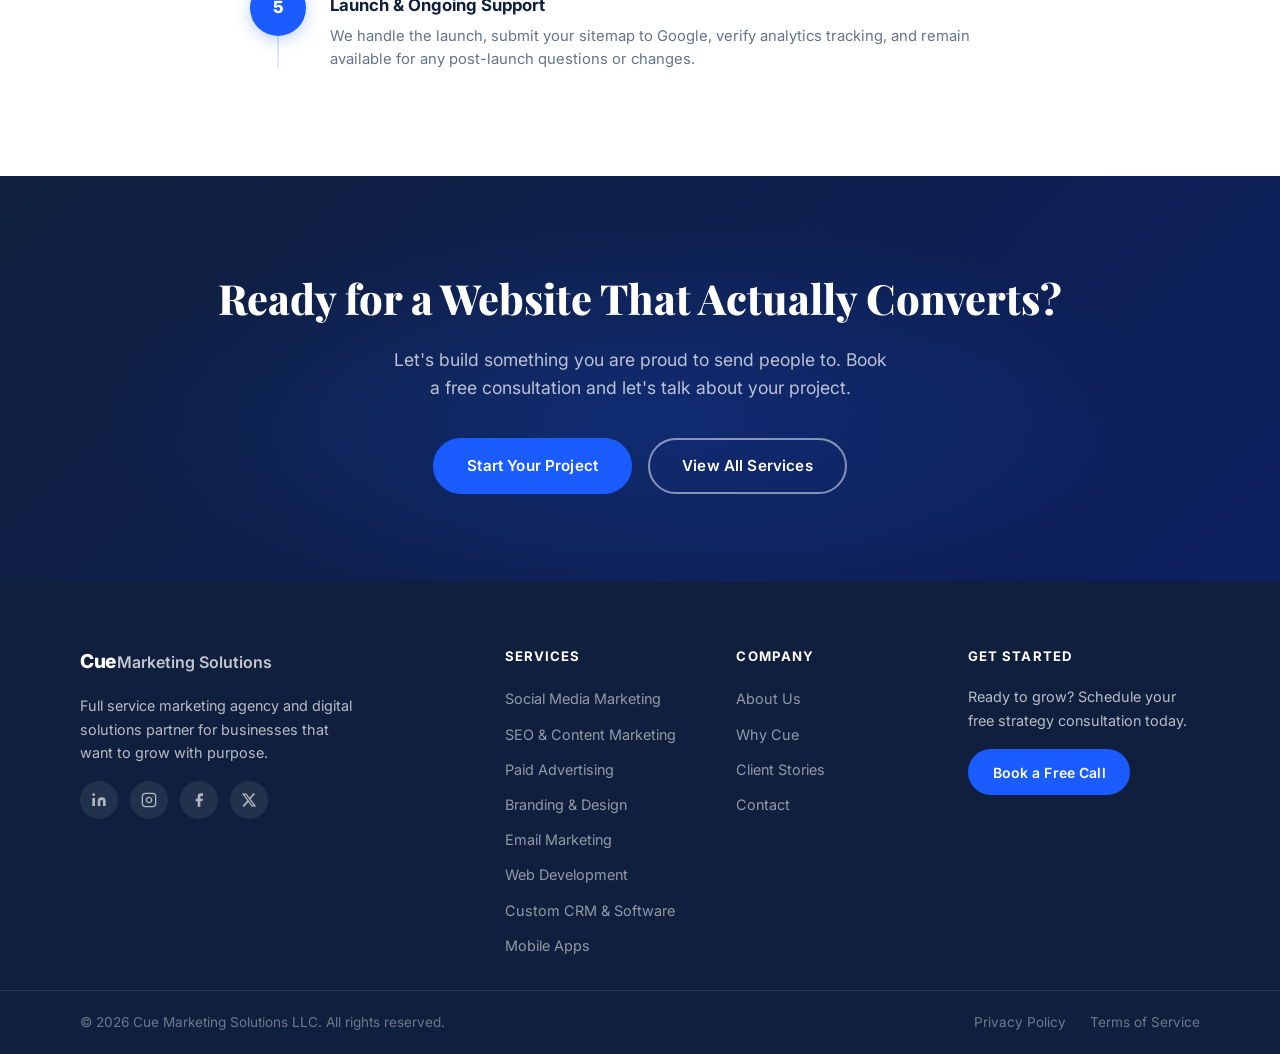
<file: web-design-development.html>
<!DOCTYPE html>
<html lang="en">
<head>
  <meta charset="UTF-8" />
  <meta name="viewport" content="width=device-width, initial-scale=1.0" />
  <title>Web Design & Development | Cue Marketing Solutions LLC</title>
  <link rel="preconnect" href="https://fonts.googleapis.com" />
  <link rel="preconnect" href="https://fonts.gstatic.com" crossorigin />
  <link rel="icon" href="data:image/svg+xml,<svg xmlns='http://www.w3.org/2000/svg' viewBox='0 0 100 100'><rect width='100' height='100' rx='18' fill='%231a5cff'/><text y='.9em' font-size='70' x='50%' dominant-baseline='top' text-anchor='middle' fill='white' font-family='Arial,sans-serif' font-weight='bold'>C</text></svg>" />
  <link href="https://fonts.googleapis.com/css2?family=Inter:wght@300;400;500;600;700;800&family=Playfair+Display:wght@700;800&display=swap" rel="stylesheet" />
  <link rel="stylesheet" href="styles.css" />
  <link rel="stylesheet" href="service-detail.css" />
</head>
<body>

  <!-- NAVBAR -->
  <nav class="navbar" id="navbar">
    <div class="container nav-inner">
      <a href="index.html" class="logo">
        <span class="logo-cue">Cue</span><span class="logo-rest"> Marketing Solutions</span>
      </a>
      <ul class="nav-links" id="navLinks">
        <li><a href="index.html#services">Services</a></li>
        <li><a href="index.html#about">About</a></li>
        <li><a href="index.html#why-us">Why Us</a></li>
        <li><a href="index.html#testimonials">Testimonials</a></li>
        <li><a href="index.html#contact" class="nav-cta">Get Started</a></li>
      </ul>
      <button class="hamburger" id="hamburger" aria-label="Toggle menu">
        <span></span><span></span><span></span>
      </button>
    </div>
  </nav>

  <!-- HERO -->
  <section class="sp-hero">
    <div class="container">
      <p class="sp-breadcrumb">
        <a href="index.html">Home</a><span>/</span>
        <a href="index.html#services">Services</a><span>/</span>
        Web Design &amp; Development
      </p>
      <div class="sp-hero-icon">
        <svg viewBox="0 0 24 24" fill="none" stroke="currentColor" stroke-width="1.8"><rect x="2" y="3" width="20" height="14" rx="2" ry="2"/><line x1="8" y1="21" x2="16" y2="21"/><line x1="12" y1="17" x2="12" y2="21"/></svg>
      </div>
      <h1>Websites That Work as Hard<br />as You Do</h1>
      <p>Beautiful, fast, and strategically designed to turn visitors into customers from the very first click.</p>
      <div class="sp-hero-btns">
        <a href="index.html#contact" class="btn btn-primary">Start Your Website Project</a>
        <a href="index.html#contact" class="btn btn-outline">Get a Free Quote</a>
      </div>
    </div>
  </section>

  <!-- OVERVIEW -->
  <section class="sp-section">
    <div class="container sp-overview">
      <div class="sp-overview-text">
        <h2>Your Website Is Your Most Important Salesperson</h2>
        <p>Most websites fail not because they look bad, but because they are not built with a clear purpose. At Cue, every website we design is rooted in conversion strategy: who your visitors are, what they need to see, and what action you want them to take.</p>
        <p>We combine stunning visual design with clean, fast development to deliver websites that not only look incredible but perform across every device and every search engine.</p>
        <a href="index.html#contact" class="btn btn-primary">Book a Free Consultation</a>
      </div>
      <ul class="sp-bullets">
        <li><span class="sp-check"></span>Custom website and landing page design from scratch</li>
        <li><span class="sp-check"></span>Mobile-first, fully responsive on every screen size</li>
        <li><span class="sp-check"></span>SEO-optimized code structure and page architecture</li>
        <li><span class="sp-check"></span>CMS integration: WordPress, Webflow, Framer, and more</li>
        <li><span class="sp-check"></span>Lead capture forms, CTAs, and conversion rate optimization</li>
        <li><span class="sp-check"></span>Core Web Vitals and performance optimization</li>
        <li><span class="sp-check"></span>Google Analytics 4 and tracking setup</li>
        <li><span class="sp-check"></span>Ongoing maintenance and support plans available</li>
      </ul>
    </div>
  </section>

  <!-- WHAT'S INCLUDED -->
  <section class="sp-section sp-section--alt">
    <div class="container">
      <div class="sp-section-header">
        <h2>What's Included</h2>
        <p>End to end web design and development that covers every detail, from first wireframe to launch day and beyond.</p>
      </div>
      <div class="sp-includes-grid">
        <div class="sp-include-card">
          <div class="sp-include-icon">
            <svg viewBox="0 0 24 24" fill="none" stroke="currentColor" stroke-width="1.8"><rect x="3" y="3" width="18" height="18" rx="2" ry="2"/><path d="M3 9h18M9 21V9"/></svg>
          </div>
          <h3>Custom Website Design</h3>
          <p>Unique, on-brand designs created from scratch based on your goals, audience, and competitive landscape.</p>
        </div>
        <div class="sp-include-card">
          <div class="sp-include-icon">
            <svg viewBox="0 0 24 24" fill="none" stroke="currentColor" stroke-width="1.8"><rect x="5" y="2" width="14" height="20" rx="2" ry="2"/><line x1="12" y1="18" x2="12.01" y2="18" stroke-linecap="round" stroke-width="2.5"/></svg>
          </div>
          <h3>Mobile-First Responsive Layout</h3>
          <p>Designed and tested on phones, tablets, and desktops to ensure a flawless experience on every device.</p>
        </div>
        <div class="sp-include-card">
          <div class="sp-include-icon">
            <svg viewBox="0 0 24 24" fill="none" stroke="currentColor" stroke-width="1.8"><circle cx="11" cy="11" r="8"/><path d="M21 21l-4.35-4.35M11 8v6M8 11h6"/></svg>
          </div>
          <h3>SEO-Optimized Code</h3>
          <p>Semantic HTML, proper heading structure, meta tags, schema markup, and fast-loading code built for search engine visibility.</p>
        </div>
        <div class="sp-include-card">
          <div class="sp-include-icon">
            <svg viewBox="0 0 24 24" fill="none" stroke="currentColor" stroke-width="1.8"><rect x="2" y="2" width="20" height="20" rx="3"/><path d="M7 12h10M7 8h4M7 16h6"/></svg>
          </div>
          <h3>CMS Integration</h3>
          <p>Built on your preferred CMS so you can update content easily without touching code. WordPress, Webflow, and Framer all supported.</p>
        </div>
        <div class="sp-include-card">
          <div class="sp-include-icon">
            <svg viewBox="0 0 24 24" fill="none" stroke="currentColor" stroke-width="1.8"><polyline points="22 12 18 12 15 21 9 3 6 12 2 12"/></svg>
          </div>
          <h3>Conversion Rate Optimization</h3>
          <p>Strategic placement of CTAs, social proof, trust signals, and form design that turns visitors into leads and customers.</p>
        </div>
        <div class="sp-include-card">
          <div class="sp-include-icon">
            <svg viewBox="0 0 24 24" fill="none" stroke="currentColor" stroke-width="1.8"><path d="M13 2L3 14h9l-1 8 10-12h-9l1-8z"/></svg>
          </div>
          <h3>Speed & Performance Optimization</h3>
          <p>Image compression, lazy loading, caching, and Core Web Vitals optimization for fast load times and better search rankings.</p>
        </div>
        <div class="sp-include-card">
          <div class="sp-include-icon">
            <svg viewBox="0 0 24 24" fill="none" stroke="currentColor" stroke-width="1.8"><line x1="18" y1="20" x2="18" y2="10"/><line x1="12" y1="20" x2="12" y2="4"/><line x1="6" y1="20" x2="6" y2="14"/></svg>
          </div>
          <h3>Analytics Setup (GA4)</h3>
          <p>Full Google Analytics 4 implementation with goal tracking, event tracking, and conversion funnels configured from day one.</p>
        </div>
        <div class="sp-include-card">
          <div class="sp-include-icon">
            <svg viewBox="0 0 24 24" fill="none" stroke="currentColor" stroke-width="1.8"><path d="M14.7 6.3a1 1 0 000 1.4l1.6 1.6a1 1 0 001.4 0l3.77-3.77a6 6 0 01-7.94 7.94l-6.91 6.91a2.12 2.12 0 01-3-3l6.91-6.91a6 6 0 017.94-7.94l-3.76 3.76z"/></svg>
          </div>
          <h3>Ongoing Maintenance Plans</h3>
          <p>Monthly maintenance plans covering security updates, plugin updates, performance checks, and content changes as needed.</p>
        </div>
      </div>
    </div>
  </section>

  <!-- PROCESS -->
  <section class="sp-section">
    <div class="container">
      <div class="sp-section-header">
        <h2>Our Web Design Process</h2>
        <p>A clear, collaborative process that keeps you informed and in control from kickoff to launch.</p>
      </div>
      <div class="sp-steps">
        <div class="sp-step">
          <div class="sp-step-num">1</div>
          <div class="sp-step-body">
            <h3>Discovery & Wireframing</h3>
            <p>We start with a detailed kickoff session to understand your goals, audience, and requirements, then create wireframes to map out the site structure.</p>
          </div>
        </div>
        <div class="sp-step">
          <div class="sp-step-num">2</div>
          <div class="sp-step-body">
            <h3>Design Mockups & Approval</h3>
            <p>Full visual mockups of key pages are presented for your review. We refine until you are completely happy before a single line of code is written.</p>
          </div>
        </div>
        <div class="sp-step">
          <div class="sp-step-num">3</div>
          <div class="sp-step-body">
            <h3>Development & Build</h3>
            <p>Approved designs are built into clean, fast, accessible code with all integrations, forms, and CMS functionality implemented.</p>
          </div>
        </div>
        <div class="sp-step">
          <div class="sp-step-num">4</div>
          <div class="sp-step-body">
            <h3>QA & Cross-Browser Testing</h3>
            <p>We test every page across browsers, devices, and screen sizes, fixing every issue before we hand it over to you for final approval.</p>
          </div>
        </div>
        <div class="sp-step">
          <div class="sp-step-num">5</div>
          <div class="sp-step-body">
            <h3>Launch & Ongoing Support</h3>
            <p>We handle the launch, submit your sitemap to Google, verify analytics tracking, and remain available for any post-launch questions or changes.</p>
          </div>
        </div>
      </div>
    </div>
  </section>

  <!-- CTA -->
  <section class="sp-cta">
    <div class="container">
      <h2>Ready for a Website That Actually Converts?</h2>
      <p>Let's build something you are proud to send people to. Book a free consultation and let's talk about your project.</p>
      <div class="sp-cta-btns">
        <a href="index.html#contact" class="btn btn-primary">Start Your Project</a>
        <a href="index.html#services" class="btn btn-outline">View All Services</a>
      </div>
    </div>
  </section>

  <!-- FOOTER -->
  <footer class="footer">
    <div class="container footer-inner">
      <div class="footer-brand">
        <a href="index.html" class="logo">
          <span class="logo-cue">Cue</span><span class="logo-rest"> Marketing Solutions</span>
        </a>
        <p>Full service marketing agency and digital solutions partner for businesses that want to grow with purpose.</p>
        <div class="social-links">
          <a href="#" aria-label="LinkedIn" class="social-link"><svg viewBox="0 0 24 24" fill="currentColor"><path d="M16 8a6 6 0 016 6v7h-4v-7a2 2 0 00-2-2 2 2 0 00-2 2v7h-4v-7a6 6 0 016-6zM2 9h4v12H2z"/><circle cx="4" cy="4" r="2"/></svg></a>
          <a href="#" aria-label="Instagram" class="social-link"><svg viewBox="0 0 24 24" fill="none" stroke="currentColor" stroke-width="2"><path d="M17 2H7a5 5 0 00-5 5v10a5 5 0 005 5h10a5 5 0 005-5V7a5 5 0 00-5-5z"/><path d="M16 11.37A4 4 0 1112.63 8 4 4 0 0116 11.37z"/><circle cx="17.5" cy="6.5" r=".5" fill="currentColor" stroke="none"/></svg></a>
          <a href="#" aria-label="Facebook" class="social-link"><svg viewBox="0 0 24 24" fill="currentColor"><path d="M18 2h-3a5 5 0 00-5 5v3H7v4h3v8h4v-8h3l1-4h-4V7a1 1 0 011-1h3z"/></svg></a>
          <a href="#" aria-label="Twitter/X" class="social-link"><svg viewBox="0 0 24 24" fill="currentColor"><path d="M18.244 2.25h3.308l-7.227 8.26 8.502 11.24H16.17l-5.214-6.817L4.99 21.75H1.68l7.73-8.835L1.254 2.25H8.08l4.713 6.231zm-1.161 17.52h1.833L7.084 4.126H5.117z"/></svg></a>
        </div>
      </div>
      <div class="footer-col">
        <h4>Services</h4>
        <ul>
          <li><a href="social-media-marketing.html">Social Media Marketing</a></li>
          <li><a href="seo-content-marketing.html">SEO &amp; Content Marketing</a></li>
          <li><a href="paid-advertising.html">Paid Advertising</a></li>
          <li><a href="branding-design.html">Branding &amp; Design</a></li>
          <li><a href="email-marketing.html">Email Marketing</a></li>
          <li><a href="web-design-development.html">Web Development</a></li>
          <li><a href="custom-crm-software.html">Custom CRM &amp; Software</a></li>
          <li><a href="mobile-app-development.html">Mobile Apps</a></li>
        </ul>
      </div>
      <div class="footer-col">
        <h4>Company</h4>
        <ul>
          <li><a href="index.html#about">About Us</a></li>
          <li><a href="index.html#why-us">Why Cue</a></li>
          <li><a href="index.html#testimonials">Client Stories</a></li>
          <li><a href="index.html#contact">Contact</a></li>
        </ul>
      </div>
      <div class="footer-col">
        <h4>Get Started</h4>
        <p class="footer-cta-text">Ready to grow? Schedule your free strategy consultation today.</p>
        <a href="index.html#contact" class="btn btn-primary btn-sm">Book a Free Call</a>
      </div>
    </div>
    <div class="footer-bottom">
      <div class="container">
        <p>&copy; 2026 Cue Marketing Solutions LLC. All rights reserved.</p>
        <div class="footer-legal"><a href="#">Privacy Policy</a><a href="#">Terms of Service</a></div>
      </div>
    </div>
  </footer>

  <script src="script.js"></script>
</body>
</html>
</file>
<file: styles.css>
/* ======================================
   CUE MARKETING SOLUTIONS — STYLES
   Clean & Professional: White / Navy / Blue
   ====================================== */

/* ===== RESET & BASE ===== */
*, *::before, *::after { box-sizing: border-box; margin: 0; padding: 0; }

:root {
  --navy:     #0f1f3d;
  --navy-mid: #162847;
  --blue:     #1a5cff;
  --blue-light: #3b7bff;
  --blue-pale: #e8eeff;
  --accent:   #00c8ff;
  --white:    #ffffff;
  --off-white:#f7f9fc;
  --gray-100: #f0f3f8;
  --gray-200: #e2e8f0;
  --gray-400: #94a3b8;
  --gray-600: #475569;
  --gray-800: #1e293b;
  --text:     #1e293b;
  --text-muted: #64748b;

  --radius:   12px;
  --radius-lg: 20px;
  --shadow-sm: 0 1px 3px rgba(15,31,61,.08), 0 1px 2px rgba(15,31,61,.04);
  --shadow:    0 4px 16px rgba(15,31,61,.10), 0 2px 6px rgba(15,31,61,.06);
  --shadow-lg: 0 12px 40px rgba(15,31,61,.14), 0 4px 16px rgba(15,31,61,.08);
  --transition: .25s cubic-bezier(.4,0,.2,1);
  --font: 'Inter', system-ui, -apple-system, sans-serif;
  --font-display: 'Playfair Display', Georgia, serif;
  --max-w: 1200px;
}

html { scroll-behavior: smooth; }

body {
  font-family: var(--font);
  color: var(--text);
  background: var(--white);
  line-height: 1.65;
  -webkit-font-smoothing: antialiased;
}

.container {
  width: min(100%, var(--max-w));
  margin-inline: auto;
  padding-inline: clamp(1rem, 5vw, 2.5rem);
}

.section { padding-block: clamp(4rem, 8vw, 6.5rem); }

img, svg { display: block; }

a { text-decoration: none; color: inherit; }

/* ===== BUTTONS ===== */
.btn {
  display: inline-flex;
  align-items: center;
  justify-content: center;
  gap: .5rem;
  padding: .85rem 2rem;
  border-radius: 50px;
  font-size: .95rem;
  font-weight: 600;
  letter-spacing: .01em;
  border: 2px solid transparent;
  cursor: pointer;
  transition: var(--transition);
  white-space: nowrap;
}

.btn-primary {
  background: var(--blue);
  color: var(--white);
  border-color: var(--blue);
}
.btn-primary:hover { background: var(--blue-light); border-color: var(--blue-light); transform: translateY(-2px); box-shadow: 0 8px 24px rgba(26,92,255,.35); }

.btn-outline {
  background: transparent;
  color: var(--white);
  border-color: rgba(255,255,255,.5);
}
.btn-outline:hover { background: rgba(255,255,255,.12); border-color: var(--white); }

.btn-full { width: 100%; }
.btn-sm { padding: .6rem 1.4rem; font-size: .875rem; }

/* ===== GRADIENT TEXT ===== */
.gradient-text {
  background: linear-gradient(135deg, var(--blue-light) 0%, var(--accent) 100%);
  -webkit-background-clip: text;
  -webkit-text-fill-color: transparent;
  background-clip: text;
}

/* ===== SECTION HEADERS ===== */
.section-header { text-align: center; margin-bottom: clamp(2.5rem, 5vw, 4rem); }

.section-label {
  display: inline-block;
  font-size: .8rem;
  font-weight: 700;
  letter-spacing: .12em;
  text-transform: uppercase;
  color: var(--blue);
  margin-bottom: .75rem;
}

.section-title {
  font-family: var(--font-display);
  font-size: clamp(1.8rem, 4vw, 2.75rem);
  font-weight: 700;
  line-height: 1.2;
  color: var(--navy);
  margin-bottom: 1rem;
}

.section-sub {
  font-size: 1.05rem;
  color: var(--text-muted);
  max-width: 600px;
  margin-inline: auto;
}

/* ===================================
   NAVBAR
   =================================== */
.navbar {
  position: fixed;
  top: 0; left: 0; right: 0;
  z-index: 1000;
  padding: 1.1rem 0;
  transition: background var(--transition), box-shadow var(--transition), padding var(--transition);
}

.navbar.scrolled {
  background: rgba(255,255,255,.97);
  backdrop-filter: blur(12px);
  box-shadow: var(--shadow-sm);
  padding: .7rem 0;
}

.navbar.scrolled .logo-cue { color: var(--navy); }
.navbar.scrolled .logo-rest { color: var(--navy); }
.navbar.scrolled .nav-links a { color: var(--gray-600); }
.navbar.scrolled .nav-links a:hover { color: var(--blue); }
.navbar.scrolled .nav-cta { background: var(--blue) !important; color: var(--white) !important; }
.navbar.scrolled .hamburger span { background: var(--navy); }

.nav-inner {
  display: flex;
  align-items: center;
  justify-content: space-between;
  gap: 2rem;
}

.logo { display: flex; align-items: baseline; gap: .1rem; font-size: 1.2rem; font-weight: 800; }
.logo-cue { color: var(--white); letter-spacing: -.02em; }
.logo-rest { color: rgba(255,255,255,.85); font-weight: 600; font-size: 1rem; }

.nav-links {
  display: flex;
  align-items: center;
  gap: .25rem;
  list-style: none;
}

.nav-links a {
  padding: .5rem 1rem;
  border-radius: 50px;
  font-size: .925rem;
  font-weight: 500;
  color: rgba(255,255,255,.85);
  transition: var(--transition);
}
.nav-links a:hover { color: var(--white); background: rgba(255,255,255,.12); }

.nav-cta {
  background: var(--white) !important;
  color: var(--navy) !important;
  font-weight: 700 !important;
  padding: .55rem 1.4rem !important;
}

.hamburger {
  display: none;
  flex-direction: column;
  gap: 5px;
  background: none;
  border: none;
  cursor: pointer;
  padding: .4rem;
}
.hamburger span {
  display: block;
  width: 24px;
  height: 2px;
  background: var(--white);
  border-radius: 2px;
  transition: var(--transition);
}
.hamburger.open span:nth-child(1) { transform: translateY(7px) rotate(45deg); }
.hamburger.open span:nth-child(2) { opacity: 0; }
.hamburger.open span:nth-child(3) { transform: translateY(-7px) rotate(-45deg); }

/* ===================================
   HERO
   =================================== */
.hero {
  position: relative;
  min-height: 100svh;
  display: flex;
  align-items: center;
  background: linear-gradient(135deg, var(--navy) 0%, #0a1628 40%, #0d1f48 70%, var(--navy-mid) 100%);
  overflow: hidden;
  padding-block: 7rem 4rem;
}

.hero-bg {
  position: absolute;
  inset: 0;
  background:
    radial-gradient(ellipse 60% 50% at 80% 30%, rgba(26,92,255,.25) 0%, transparent 70%),
    radial-gradient(ellipse 40% 40% at 10% 80%, rgba(0,200,255,.12) 0%, transparent 60%);
  pointer-events: none;
}

.hero-content { position: relative; z-index: 1; max-width: 760px; }

.hero-badge {
  display: inline-block;
  background: rgba(26,92,255,.2);
  border: 1px solid rgba(26,92,255,.4);
  color: var(--accent);
  font-size: .8rem;
  font-weight: 700;
  letter-spacing: .1em;
  text-transform: uppercase;
  padding: .45rem 1.1rem;
  border-radius: 50px;
  margin-bottom: 1.5rem;
}

.hero-title {
  font-family: var(--font-display);
  font-size: clamp(2.8rem, 7vw, 5.5rem);
  font-weight: 800;
  line-height: 1.1;
  color: var(--white);
  margin-bottom: 1.5rem;
}

.hero-sub {
  font-size: clamp(1rem, 2vw, 1.2rem);
  color: rgba(255,255,255,.75);
  max-width: 560px;
  margin-bottom: 2.5rem;
  line-height: 1.7;
}

.hero-actions { display: flex; gap: 1rem; flex-wrap: wrap; margin-bottom: 4rem; }

.hero-scroll-indicator {
  position: absolute;
  bottom: 2.5rem;
  left: 50%;
  transform: translateX(-50%);
  display: flex;
  flex-direction: column;
  align-items: center;
}
.scroll-dot {
  width: 6px; height: 6px;
  border-radius: 50%;
  background: rgba(255,255,255,.4);
  animation: scrollBounce 1.6s infinite;
}
@keyframes scrollBounce {
  0%,100% { transform: translateY(0); opacity: .4; }
  50% { transform: translateY(8px); opacity: 1; }
}

/* ===================================
   SERVICES
   =================================== */
.services { background: var(--off-white); }

.services-grid {
  display: grid;
  grid-template-columns: repeat(auto-fill, minmax(min(100%, 320px), 1fr));
  gap: 1.5rem;
}

.service-card {
  background: var(--white);
  border-radius: var(--radius-lg);
  padding: 2rem;
  border: 1.5px solid var(--gray-200);
  transition: var(--transition);
  position: relative;
  overflow: hidden;
  opacity: 0;
  transform: translateY(24px);
}
.service-card.visible { opacity: 1; transform: translateY(0); }

.service-card::before {
  content: '';
  position: absolute;
  inset: 0;
  background: linear-gradient(135deg, var(--blue-pale) 0%, transparent 60%);
  opacity: 0;
  transition: var(--transition);
  pointer-events: none;
}
.service-card:hover { border-color: var(--blue); box-shadow: var(--shadow-lg); transform: translateY(-4px); }
.service-card:hover::before { opacity: 1; }

.service-card--featured {
  background: linear-gradient(135deg, var(--navy) 0%, var(--navy-mid) 100%);
  border-color: transparent;
  color: var(--white);
}
.service-card--featured::before { background: linear-gradient(135deg, rgba(26,92,255,.3) 0%, transparent 60%); }
.service-card--featured h3 { color: var(--white); }
.service-card--featured p { color: rgba(255,255,255,.7); }
.service-card--featured .service-link { color: var(--accent); }
.service-card--featured .service-icon { background: rgba(255,255,255,.1); color: var(--accent); border-color: rgba(255,255,255,.15); }

.service-icon {
  width: 52px; height: 52px;
  border-radius: var(--radius);
  background: var(--blue-pale);
  border: 1.5px solid rgba(26,92,255,.2);
  display: flex;
  align-items: center;
  justify-content: center;
  margin-bottom: 1.25rem;
  color: var(--blue);
  transition: var(--transition);
}
.service-icon svg { width: 22px; height: 22px; }
.service-card:hover .service-icon { background: var(--blue); color: var(--white); border-color: var(--blue); }
.service-card--featured:hover .service-icon { background: rgba(255,255,255,.2); color: var(--white); }

.service-card h3 { font-size: 1.1rem; font-weight: 700; color: var(--navy); margin-bottom: .6rem; }
.service-card p { font-size: .925rem; color: var(--text-muted); line-height: 1.65; margin-bottom: 1.25rem; }

.service-link {
  font-size: .875rem;
  font-weight: 600;
  color: var(--blue);
  transition: var(--transition);
}
.service-link:hover { gap: .5rem; }

/* ===================================
   ABOUT
   =================================== */
.about { background: var(--white); }

.about-grid {
  display: grid;
  grid-template-columns: 1fr 1fr;
  gap: clamp(2rem, 5vw, 5rem);
  align-items: center;
}

.about-visual {
  display: grid;
  grid-template-columns: 1fr 1fr;
  gap: 1.25rem;
  position: relative;
}

.about-card {
  background: var(--off-white);
  border: 1.5px solid var(--gray-200);
  border-radius: var(--radius-lg);
  padding: 1.5rem;
}

.about-card--main {
  grid-column: 1 / -1;
  background: linear-gradient(135deg, var(--navy) 0%, var(--navy-mid) 100%);
  border-color: transparent;
  color: var(--white);
}

.about-card-icon { font-size: 1.75rem; margin-bottom: .75rem; }
.about-card-label { font-size: .75rem; font-weight: 700; letter-spacing: .1em; text-transform: uppercase; color: var(--accent); margin-bottom: .5rem; }
.about-card-text { font-size: .95rem; color: rgba(255,255,255,.8); line-height: 1.65; font-style: italic; }

.about-card--accent { background: var(--blue); border-color: transparent; text-align: center; }
.about-card--stat { text-align: center; }

.about-big-num { font-family: var(--font-display); font-size: 2.5rem; font-weight: 800; color: var(--white); display: block; }
.about-card--stat .about-big-num { color: var(--blue); }
.about-card--accent p, .about-card--stat p { font-size: .8rem; color: rgba(255,255,255,.8); margin-top: .25rem; }
.about-card--stat p { color: var(--text-muted); }

.about-text .section-title { margin-bottom: 1.25rem; }
.about-text p { color: var(--text-muted); margin-bottom: 1rem; }
.about-text strong { color: var(--navy); }

.about-pillars { display: grid; gap: .75rem; margin: 1.75rem 0 2rem; }
.pillar { display: flex; align-items: flex-start; gap: .75rem; }
.pillar-check {
  width: 22px; height: 22px; flex-shrink: 0;
  background: var(--blue);
  color: var(--white);
  border-radius: 50%;
  display: flex; align-items: center; justify-content: center;
  font-size: .65rem;
  font-weight: 700;
  margin-top: .15rem;
}
.pillar p { font-size: .95rem; color: var(--text); margin: 0; }

/* ===================================
   WHY US
   =================================== */
.why-us {
  background: linear-gradient(135deg, var(--navy) 0%, #0a1628 100%);
  color: var(--white);
}

.why-us .section-label { color: var(--accent); }
.why-us .section-title { color: var(--white); }
.why-us .section-sub { color: rgba(255,255,255,.6); }

.why-grid {
  display: grid;
  grid-template-columns: repeat(auto-fill, minmax(min(100%, 250px), 1fr));
  gap: 2rem;
  margin-top: 1rem;
}

.why-card {
  padding: 2rem;
  border: 1.5px solid rgba(255,255,255,.1);
  border-radius: var(--radius-lg);
  background: rgba(255,255,255,.04);
  transition: var(--transition);
}
.why-card:hover { border-color: rgba(26,92,255,.5); background: rgba(26,92,255,.08); transform: translateY(-4px); }

.why-num {
  font-size: 2.75rem;
  font-weight: 800;
  font-family: var(--font-display);
  color: rgba(26,92,255,.4);
  line-height: 1;
  margin-bottom: 1rem;
}
.why-card h3 { font-size: 1.1rem; color: var(--white); margin-bottom: .6rem; }
.why-card p { font-size: .925rem; color: rgba(255,255,255,.6); line-height: 1.65; }

/* ===================================
   TESTIMONIALS
   =================================== */
.testimonials { background: var(--off-white); overflow: hidden; }

.testimonials-track {
  display: grid;
  grid-template-columns: repeat(4, 100%);
  gap: 1.5rem;
  transition: transform .45s cubic-bezier(.4,0,.2,1);
}

.testimonial-card {
  background: var(--white);
  border: 1.5px solid var(--gray-200);
  border-radius: var(--radius-lg);
  padding: 2rem;
  box-shadow: var(--shadow-sm);
}

.stars { color: #f59e0b; font-size: 1.1rem; letter-spacing: .1em; margin-bottom: 1rem; }

.testimonial-text {
  font-size: 1rem;
  color: var(--text-muted);
  line-height: 1.7;
  font-style: italic;
  margin-bottom: 1.5rem;
}

.testimonial-author { display: flex; align-items: center; gap: 1rem; }
.author-avatar {
  width: 46px; height: 46px;
  border-radius: 50%;
  background: linear-gradient(135deg, var(--blue) 0%, var(--accent) 100%);
  color: var(--white);
  font-weight: 700;
  font-size: .875rem;
  display: flex; align-items: center; justify-content: center;
  flex-shrink: 0;
}
.author-name { font-weight: 700; font-size: .95rem; color: var(--navy); }
.author-role { font-size: .8rem; color: var(--text-muted); margin-top: .1rem; }

.testimonial-controls {
  display: flex;
  align-items: center;
  justify-content: center;
  gap: 1.25rem;
  margin-top: 2.5rem;
}

.t-btn {
  width: 44px; height: 44px;
  border-radius: 50%;
  border: 1.5px solid var(--gray-200);
  background: var(--white);
  cursor: pointer;
  font-size: 1.1rem;
  color: var(--navy);
  transition: var(--transition);
  display: flex; align-items: center; justify-content: center;
}
.t-btn:hover { background: var(--blue); color: var(--white); border-color: var(--blue); }

.t-dots { display: flex; gap: .5rem; }
.t-dot {
  width: 8px; height: 8px;
  border-radius: 50%;
  background: var(--gray-200);
  cursor: pointer;
  transition: var(--transition);
  border: none;
}
.t-dot.active { background: var(--blue); width: 22px; border-radius: 4px; }

/* Wrapper to mask overflow */
.testimonials .container { overflow: hidden; }

/* ===================================
   CONTACT
   =================================== */
.contact { background: var(--white); }

.contact-grid {
  display: grid;
  grid-template-columns: 1fr 1.1fr;
  gap: clamp(2rem, 5vw, 5rem);
  align-items: start;
}

.contact-info .section-title { margin-bottom: 1rem; }
.contact-info > p { color: var(--text-muted); margin-bottom: 2rem; }

.contact-details { display: flex; flex-direction: column; gap: 1.25rem; }
.contact-detail { display: flex; align-items: flex-start; gap: 1rem; }

.contact-icon {
  width: 44px; height: 44px; flex-shrink: 0;
  border-radius: var(--radius);
  background: var(--blue-pale);
  display: flex; align-items: center; justify-content: center;
  color: var(--blue);
}
.contact-icon svg { width: 18px; height: 18px; }
.cd-label { font-size: .75rem; font-weight: 700; letter-spacing: .08em; text-transform: uppercase; color: var(--text-muted); margin-bottom: .2rem; }
.cd-value { font-size: .975rem; font-weight: 600; color: var(--navy); }

/* Form */
.contact-form-wrap {
  background: var(--off-white);
  border: 1.5px solid var(--gray-200);
  border-radius: var(--radius-lg);
  padding: clamp(1.5rem, 3vw, 2.5rem);
}

.contact-form { display: flex; flex-direction: column; gap: 1.25rem; }
.form-row { display: grid; grid-template-columns: 1fr 1fr; gap: 1rem; }

.form-group { display: flex; flex-direction: column; gap: .4rem; }
.form-group label { font-size: .825rem; font-weight: 600; color: var(--gray-800); }

.form-group input,
.form-group select,
.form-group textarea {
  padding: .75rem 1rem;
  border: 1.5px solid var(--gray-200);
  border-radius: var(--radius);
  font-family: var(--font);
  font-size: .95rem;
  color: var(--text);
  background: var(--white);
  outline: none;
  transition: border-color var(--transition), box-shadow var(--transition);
}

.form-group input:focus,
.form-group select:focus,
.form-group textarea:focus {
  border-color: var(--blue);
  box-shadow: 0 0 0 3px rgba(26,92,255,.12);
}

.form-group textarea { resize: vertical; min-height: 110px; }
.form-group input.error, .form-group textarea.error { border-color: #ef4444; }

.form-success {
  display: none;
  align-items: center;
  gap: .6rem;
  color: #16a34a;
  font-weight: 600;
  font-size: .95rem;
  background: #f0fdf4;
  border: 1px solid #bbf7d0;
  padding: .85rem 1.25rem;
  border-radius: var(--radius);
}
.form-success span { font-size: 1.1rem; }

/* ===================================
   FOOTER
   =================================== */
.footer { background: var(--navy); color: rgba(255,255,255,.7); }

.footer-inner {
  display: grid;
  grid-template-columns: 2fr 1fr 1fr 1.2fr;
  gap: clamp(1.5rem, 3vw, 3rem);
  padding-block: clamp(3rem, 5vw, 4.5rem) 2rem;
}

.footer-brand { display: flex; flex-direction: column; gap: 1rem; }
.footer-brand .logo-cue { color: var(--white); }
.footer-brand .logo-rest { color: rgba(255,255,255,.75); }
.footer-brand > p { font-size: .9rem; line-height: 1.65; max-width: 280px; }

.social-links { display: flex; gap: .75rem; }
.social-link {
  width: 38px; height: 38px;
  border-radius: 50%;
  background: rgba(255,255,255,.08);
  display: flex; align-items: center; justify-content: center;
  color: rgba(255,255,255,.65);
  transition: var(--transition);
}
.social-link svg { width: 16px; height: 16px; }
.social-link:hover { background: var(--blue); color: var(--white); }

.footer-col h4 {
  font-size: .825rem;
  font-weight: 700;
  letter-spacing: .08em;
  text-transform: uppercase;
  color: var(--white);
  margin-bottom: 1.1rem;
}

.footer-col ul { list-style: none; display: flex; flex-direction: column; gap: .55rem; }
.footer-col ul a { font-size: .9rem; color: rgba(255,255,255,.55); transition: var(--transition); }
.footer-col ul a:hover { color: var(--white); padding-left: .25rem; }

.footer-cta-text { font-size: .9rem; line-height: 1.6; margin-bottom: 1.1rem; }

.footer-bottom {
  border-top: 1px solid rgba(255,255,255,.1);
  padding-block: 1.25rem;
}
.footer-bottom .container {
  display: flex;
  justify-content: space-between;
  align-items: center;
  gap: 1rem;
  flex-wrap: wrap;
}
.footer-bottom p { font-size: .85rem; color: rgba(255,255,255,.4); }
.footer-legal { display: flex; gap: 1.5rem; }
.footer-legal a { font-size: .85rem; color: rgba(255,255,255,.4); transition: var(--transition); }
.footer-legal a:hover { color: rgba(255,255,255,.8); }

/* ===================================
   RESPONSIVE
   =================================== */
@media (max-width: 900px) {
  .about-grid,
  .contact-grid { grid-template-columns: 1fr; }
  .about-visual { order: -1; max-width: 500px; }
  .footer-inner { grid-template-columns: 1fr 1fr; }
  .footer-brand { grid-column: 1 / -1; }
}

@media (max-width: 680px) {
  .nav-links {
    position: fixed;
    top: 0; right: -100%;
    width: min(320px, 80vw);
    height: 100svh;
    background: var(--navy);
    flex-direction: column;
    justify-content: center;
    padding: 2rem;
    gap: .5rem;
    transition: right var(--transition);
    box-shadow: -8px 0 40px rgba(0,0,0,.25);
  }
  .nav-links.open { right: 0; }
  .nav-links a { color: rgba(255,255,255,.85) !important; font-size: 1.1rem; padding: .75rem 1.25rem; }
  .nav-cta { background: var(--blue) !important; color: var(--white) !important; }
  .hamburger { display: flex; }
  .form-row { grid-template-columns: 1fr; }
  .footer-inner { grid-template-columns: 1fr; }
}

@media (max-width: 480px) {
  .hero-actions { flex-direction: column; }
  .hero-actions .btn { justify-content: center; }
  .about-visual { grid-template-columns: 1fr; }
  .about-card--accent, .about-card--stat { display: none; }
}

/* ===================================
   ANIMATIONS
   =================================== */
.fade-in {
  opacity: 0;
  transform: translateY(20px);
  transition: opacity .5s ease, transform .5s ease;
}
.fade-in.visible { opacity: 1; transform: translateY(0); }
</file>
<file: service-detail.css>
/* =========================================
   CUE MARKETING — SERVICE DETAIL PAGES
   ========================================= */

/* === HERO === */
.sp-hero {
  padding: 8rem 0 5rem;
  background: linear-gradient(135deg, var(--navy) 0%, var(--navy-mid) 60%, #0d1f52 100%);
  color: var(--white);
  text-align: center;
  position: relative;
  overflow: hidden;
}
.sp-hero::before {
  content: '';
  position: absolute;
  inset: 0;
  background: radial-gradient(ellipse at 60% 40%, rgba(26,92,255,.22) 0%, transparent 65%);
  pointer-events: none;
}
.sp-breadcrumb {
  font-size: .825rem;
  color: rgba(255,255,255,.5);
  margin-bottom: 2rem;
  letter-spacing: .02em;
}
.sp-breadcrumb a { color: rgba(255,255,255,.5); text-decoration: none; transition: color .2s; }
.sp-breadcrumb a:hover { color: var(--white); }
.sp-breadcrumb span { margin: 0 .4rem; opacity: .4; }
.sp-hero-icon {
  width: 76px; height: 76px;
  background: rgba(26,92,255,.2);
  border: 1.5px solid rgba(26,92,255,.4);
  border-radius: 20px;
  display: flex; align-items: center; justify-content: center;
  margin: 0 auto 1.75rem;
  color: var(--accent);
}
.sp-hero-icon svg { width: 36px; height: 36px; }
.sp-hero h1 {
  font-family: var(--font-display);
  font-size: clamp(2.2rem, 5vw, 3.4rem);
  font-weight: 800;
  line-height: 1.18;
  margin-bottom: 1rem;
}
.sp-hero > .container > p {
  font-size: 1.125rem;
  color: rgba(255,255,255,.72);
  max-width: 580px;
  margin: 0 auto 2.25rem;
  line-height: 1.65;
}
.sp-hero-btns { display: flex; gap: 1rem; justify-content: center; flex-wrap: wrap; }

/* === SECTIONS === */
.sp-section { padding: 5rem 0; }
.sp-section--alt { background: var(--off-white); }
.sp-section-header { text-align: center; margin-bottom: 3rem; }
.sp-section-header h2 {
  font-family: var(--font-display);
  font-size: clamp(1.7rem, 3.5vw, 2.4rem);
  font-weight: 800;
  color: var(--navy);
  margin-bottom: .65rem;
}
.sp-section-header p {
  color: var(--text-muted);
  font-size: 1.025rem;
  max-width: 560px;
  margin: 0 auto;
  line-height: 1.65;
}

/* === OVERVIEW === */
.sp-overview {
  display: grid;
  grid-template-columns: 1fr 1fr;
  gap: 4rem;
  align-items: center;
}
.sp-overview-text h2 {
  font-family: var(--font-display);
  font-size: clamp(1.7rem, 3.5vw, 2.4rem);
  font-weight: 800;
  color: var(--navy);
  margin-bottom: 1rem;
}
.sp-overview-text p {
  color: var(--text-muted);
  line-height: 1.78;
  margin-bottom: 1rem;
  font-size: .975rem;
}
.sp-overview-text .btn { margin-top: .75rem; }
.sp-bullets { list-style: none; display: flex; flex-direction: column; gap: .8rem; }
.sp-bullets li {
  display: flex;
  align-items: flex-start;
  gap: .8rem;
  font-size: .95rem;
  color: var(--text-muted);
  line-height: 1.5;
}
.sp-check {
  width: 22px; height: 22px; min-width: 22px;
  border-radius: 50%;
  background: var(--blue-pale);
  border: 1.5px solid rgba(26,92,255,.25);
  background-image: url("data:image/svg+xml,%3Csvg xmlns='http://www.w3.org/2000/svg' viewBox='0 0 24 24' fill='none' stroke='%231a5cff' stroke-width='2.8'%3E%3Cpolyline points='20 6 9 17 4 12'/%3E%3C/svg%3E");
  background-size: 13px;
  background-repeat: no-repeat;
  background-position: center;
  margin-top: 2px;
  flex-shrink: 0;
}

/* === INCLUDES GRID === */
.sp-includes-grid {
  display: grid;
  grid-template-columns: repeat(auto-fill, minmax(min(100%, 280px), 1fr));
  gap: 1.5rem;
}
.sp-include-card {
  background: var(--white);
  border: 1.5px solid var(--gray-200);
  border-radius: var(--radius-lg);
  padding: 1.75rem;
  transition: var(--transition);
}
.sp-include-card:hover {
  border-color: var(--blue);
  box-shadow: var(--shadow-lg);
  transform: translateY(-3px);
}
.sp-include-icon {
  width: 46px; height: 46px;
  background: var(--blue-pale);
  border-radius: var(--radius);
  border: 1.5px solid rgba(26,92,255,.2);
  display: flex; align-items: center; justify-content: center;
  color: var(--blue);
  margin-bottom: 1rem;
}
.sp-include-icon svg { width: 20px; height: 20px; }
.sp-include-card h3 { font-size: 1rem; font-weight: 700; color: var(--navy); margin-bottom: .4rem; }
.sp-include-card p { font-size: .875rem; color: var(--text-muted); line-height: 1.6; }

/* === PROCESS STEPS === */
.sp-steps {
  display: flex;
  flex-direction: column;
  max-width: 780px;
  margin: 0 auto;
  position: relative;
}
.sp-steps::before {
  content: '';
  position: absolute;
  left: 27px; top: 28px; bottom: 28px;
  width: 2px;
  background: linear-gradient(to bottom, var(--blue) 0%, rgba(26,92,255,.12) 100%);
}
.sp-step { display: flex; align-items: flex-start; gap: 1.5rem; padding: 1.5rem 0; }
.sp-step-num {
  width: 56px; height: 56px; min-width: 56px;
  border-radius: 50%;
  background: var(--blue);
  color: var(--white);
  font-weight: 800;
  font-size: 1.05rem;
  display: flex; align-items: center; justify-content: center;
  position: relative; z-index: 1;
  box-shadow: 0 4px 16px rgba(26,92,255,.28);
}
.sp-step-body { padding-top: .8rem; }
.sp-step-body h3 { font-size: 1.05rem; font-weight: 700; color: var(--navy); margin-bottom: .3rem; }
.sp-step-body p { font-size: .925rem; color: var(--text-muted); line-height: 1.6; }

/* === BOTTOM CTA === */
.sp-cta {
  background: linear-gradient(135deg, var(--navy) 0%, #0d2060 100%);
  padding: 5.5rem 0;
  text-align: center;
  color: var(--white);
  position: relative;
  overflow: hidden;
}
.sp-cta::before {
  content: '';
  position: absolute;
  inset: 0;
  background: radial-gradient(ellipse at 50% 60%, rgba(26,92,255,.2) 0%, transparent 60%);
  pointer-events: none;
}
.sp-cta h2 {
  font-family: var(--font-display);
  font-size: clamp(1.8rem, 4vw, 2.6rem);
  font-weight: 800;
  margin-bottom: .8rem;
  position: relative;
}
.sp-cta p {
  color: rgba(255,255,255,.72);
  font-size: 1.1rem;
  margin-bottom: 2.25rem;
  max-width: 500px;
  margin-left: auto;
  margin-right: auto;
  line-height: 1.6;
  position: relative;
}
.sp-cta-btns { display: flex; gap: 1rem; justify-content: center; flex-wrap: wrap; position: relative; }

/* === RESPONSIVE === */
@media (max-width: 900px) {
  .sp-overview { grid-template-columns: 1fr; gap: 2.5rem; }
}
@media (max-width: 680px) {
  .sp-hero { padding: 7rem 0 3.5rem; }
  .sp-section { padding: 3.5rem 0; }
  .sp-steps::before { left: 23px; }
  .sp-step-num { width: 48px; height: 48px; min-width: 48px; font-size: .9rem; }
}
</file>
